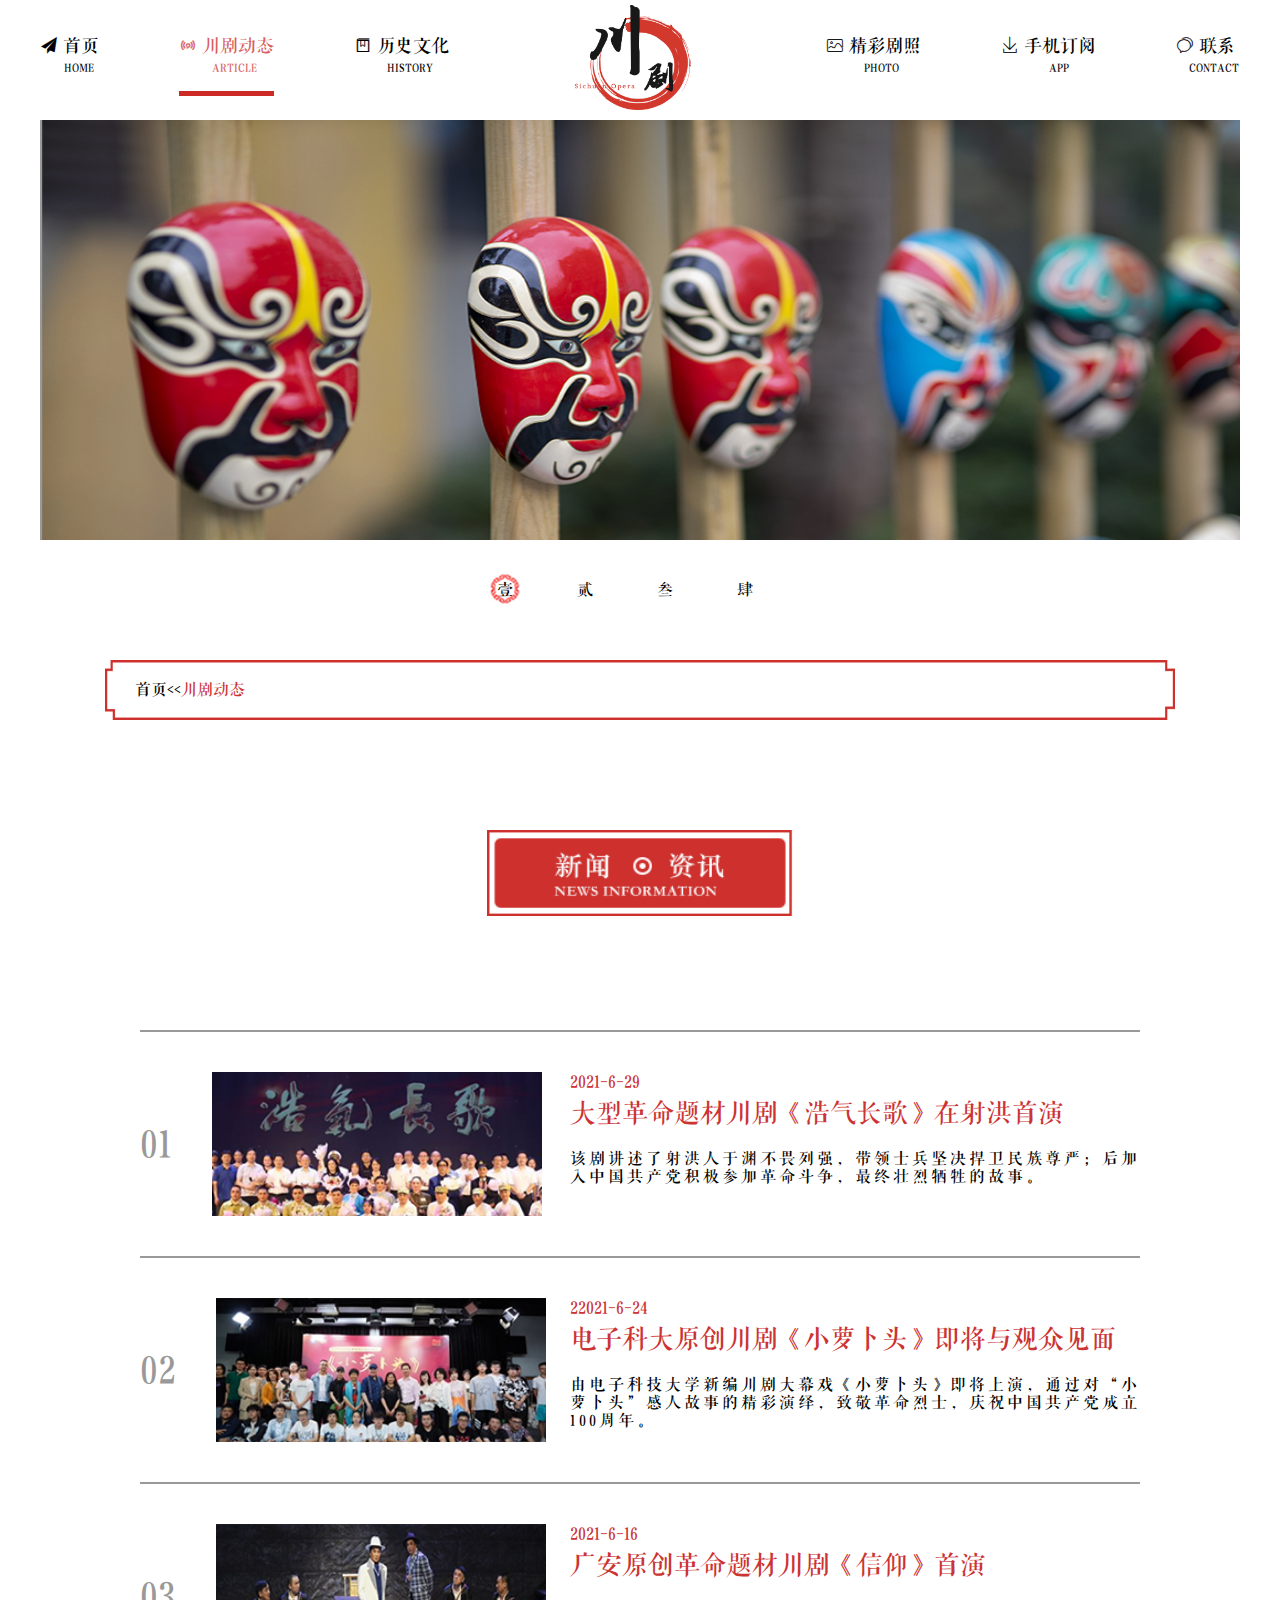
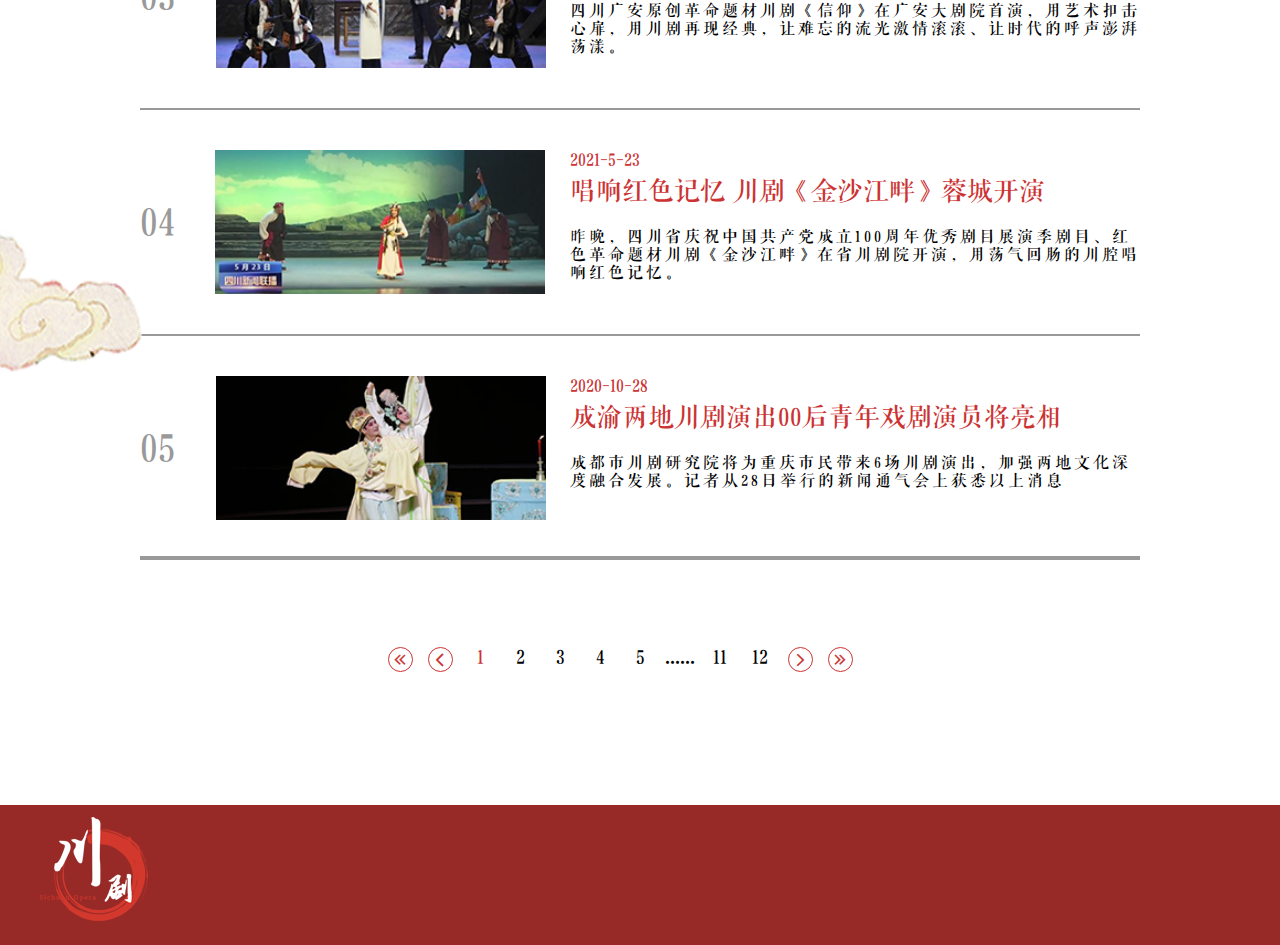
<file: html/dynamic.html>
<!DOCTYPE html>
<html lang="en">
  <head>
    <meta charset="UTF-8" />
    <meta http-equiv="X-UA-Compatible" content="IE=edge" />
    <meta name="viewport" content="width=device-width, initial-scale=1.0" />
    <title>川剧动态</title>
    <link rel="stylesheet" href="../css/common.css">
    <link rel="stylesheet" href="../css/dynamic.css" />
    <link rel="shortcut icon" href="../favicon.ico" />
  </head>
  <body>
    <div class="w">
      <!-- 头部导航栏 -->
<div class="header">
  <ul class="header-ul">
    <!-- 首页 -->
    <a href="../index.html">
      <li class="header-li">
        <ul>
          <li class="header-li-first">
            <i class="iconfont">&#xe606;</i>&nbsp;首页
          </li>
          <li class="header-li-sencod header-li-sencod-a">HOME</li>
          <li class="header-li-third"></li>
        </ul>
      </li>
    </a>
    <!-- 动态 -->
    <a href="./dynamic.html">
      <li class="header-li header-li-two  bianse">
        <ul>
          <li class="header-li-first">
            <i class="iconfont">&#xe7c2;</i>&nbsp;川剧动态
          </li>
          <li class="header-li-sencod header-li-sencod-b">ARTICLE</li>
          <li class="header-li-third bianchang"></li>
        </ul>
      </li>
    </a>
    <!-- 历史文化 -->
    <a href="./history.html">
      <li class="header-li">
        <ul>
          <li class="header-li-first">
            <i class="iconfont">&#xe62d;</i>&nbsp;历史文化
          </li>
          <li class="header-li-sencod header-li-sencod-c">HISTORY</li>
          <li class="header-li-third"></li>
        </ul>
      </li>
    </a>
    <!-- 中间的logo部分 -->
    <li class="header-li header-logo">
     <a href="../index.html"> <img src="../material/3.homePage/1、daohang/logo.png" alt="" /></a>
    </li>
    <!-- 精彩剧照 -->
    <a href="./stagePhoto.html">
      <li class="header-li">
        <ul>
          <li class="header-li-first">
            <i class="iconfont">&#xe63e;</i>&nbsp;精彩剧照
          </li>
          <li class="header-li-sencod header-li-sencod-e">PHOTO</li>
          <li class="header-li-third"></li>
        </ul>
      </li>
    </a>
    <!-- 手机订阅  -->
    <a href="./subscription.html">
      <li class="header-li header-li-two">
        <ul>
          <li class="header-li-first">
            <i class="iconfont">&#xe668;</i>&nbsp;手机订阅
          </li>
          <li class="header-li-sencod header-li-sencod-f">APP</li>
          <li class="header-li-third"></li>
        </ul>
      </li>
    </a>
    <!-- 联系 -->
    <a href="./relation.html">
      <li class="header-li">
        <ul>
          <li class="header-li-first">
            <i class="iconfont">&#xe607;</i>&nbsp;联系
          </li>
          <li class="header-li-sencod header-li-sencod-g">CONTACT</li>
          <li class="header-li-third"></li>
        </ul>
      </li>
    </a>
  </ul>
</div>


      <div class="mask">
              <!-- 轮播图 -->
        <!-- 首先需要一个大的盒子 -->
        <div class="focus">
            <!-- 左右两个按钮 -->
            <a href="javascript:;" class="arrow-l">></a>
            <a href="javascript:;" class="arrow-r">1</a>
            <!-- 放图片的盒子 -->
            <ul class="theul">
              <li>
                <a href="javascript:;"><img src="../material/8.dongtai/2、banner/phote1.png" alt="" /></a>
              </li>
              <li>
                <a href="javascript:;"><img src="../material/8.dongtai/2、banner/phote2.png" alt="" /></a>
              </li>
              <li>
                <a href="javascript:;"><img src="../material/8.dongtai/2、banner/photo3.png" alt="" /></a>
              </li>
              <li>
                <a href="javascript:;"><img src="../material/8.dongtai/2、banner/photo4.png" alt="" /></a>
              </li>
            </ul>
            <!-- 放图片下面小圆点的盒子 -->
            <ol class="circle">
            </ol>
          </div>
      </div>

      <div class="dynamic-pic">
          <div class="dynamic-pic-img"><a href="../index.html">首页</a>&lt;&lt;<a href="./dynamic.html">川剧动态</a></div>
      </div>

      <div class="news-logo">
          <div class="news-logo-pic"><img src="../material/8.dongtai/3、xinwenzixun/xinwenzixun.png" alt=""></div>
      </div>


 <a href="../html/newOne.html">
  <div class="content-one">
    <div class="one">
      <ul class="content-one-one">
          <li class="content-one-title">01</li>
          <li class="content-one-pic"><img src="../material/8.dongtai/3、xinwenzixun/1.png" alt=""></li>
        </ul>
    </div>
    <div class="two">
      <ul class="content-one-two">
          <li>2021-6-29 </li>
          <li>大型革命题材川剧《浩气长歌》在射洪首演</li>
          <li>该剧讲述了射洪人于渊不畏列强，带领士兵坚决捍卫民族尊严；后加入中国共产党积极参加革命斗争，最终壮烈牺牲的故事。</li>
      </ul>
    </div>
</div>
 </a>

 <a href="../html/newsTwo.html">
  <div class="content-one">
    <div class="one">
      <ul class="content-one-one">
          <li class="content-one-title">02</li>
          <li class="content-one-pic"><img src="../material/8.dongtai/3、xinwenzixun/2.png" alt=""></li>
        </ul>
    </div>
    <div class="two">
      <ul class="content-one-two">
          <li>22021-6-24</li>
          <li>电子科大原创川剧《小萝卜头》即将与观众见面</li>
          <li>由电子科技大学新编川剧大幕戏《小萝卜头》即将上演，通过对“小萝卜头”感人故事的精彩演绎，致敬革命烈士，庆祝中国共产党成立100周年。</li>
    </div>
</div>
 </a>


<a href="../html/newsThree.html">
  <div class="content-one">
    <div class="one">
      <ul class="content-one-one">
          <li class="content-one-title">03</li>
          <li class="content-one-pic"><img src="../material/8.dongtai/3、xinwenzixun/3.png" alt=""></li>
        </ul>
    </div>
    <div class="two">
      <ul class="content-one-two">
          <li>2021-6-16 </li>
          <li>广安原创革命题材川剧《信仰》首演</li>
          <li>四川广安原创革命题材川剧《信仰》在广安大剧院首演，用艺术扣击心扉，用川剧再现经典，让难忘的流光激情滚滚、让时代的呼声澎湃荡漾。</li>
      </ul>
    </div>
</div>
</a>


 <a href="../html/newsFour.html">
  <div class="content-one">
    <div class="one">
      <ul class="content-one-one">
          <li class="content-one-title">04</li>
          <li class="content-one-pic"><img src="../material/8.dongtai/3、xinwenzixun/4.png" alt=""> <div class="yun"><img src="../material/8.dongtai/yun.png" alt=""></div></li>
         
        </ul>
    </div>
    <div class="two">
      <ul class="content-one-two">
          <li>2021-5-23</li>
          <li>唱响红色记忆 川剧《金沙江畔》蓉城开演 </li>
          <li>昨晚，四川省庆祝中国共产党成立100周年优秀剧目展演季剧目、红色革命题材川剧《金沙江畔》在省川剧院开演，用荡气回肠的川腔唱响红色记忆。</li>
      </ul>
    </div>
</div>
 </a>

  <a href="../html/newsFive.html">
    <div class="content-one bb">
      <div class="one">
        <ul class="content-one-one">
            <li class="content-one-title">05</li>
            <li class="content-one-pic"><img src="../material/8.dongtai/3、xinwenzixun/5.png" alt=""></li>
          </ul>
      </div>
      <div class="two">
        <ul class="content-one-two">
            <li>2020-10-28</li>
            <li>成渝两地川剧演出00后青年戏剧演员将亮相</li>
            <li>成都市川剧研究院将为重庆市民带来6场川剧演出，加强两地文化深度融合发展。记者从28日举行的新闻通气会上获悉以上消息</li>
        </ul>
      </div>
  </div>
  </a>

    <div class="page">
        <ul>
            <li><i class="iconfont">&#xeb0a;</i></li>
            <li><i class="iconfont">&#xe779;</i></li>
            <li>1</li>
            <li>2</li>
            <li>3</li>
            <li>4</li>
            <li>5</li>
            <li>......</li>
            <li>11</li>
            <li>12</li>
            <li><i class="iconfont">&#xe775;</i></li>
            <li><i class="iconfont">&#xeb09;</i></li>
        </ul>
    </div>

      <div class="footer">
        <div class="footer-w">
          <div class="footer-w-logo">
            <img src="../material/3.homePage/8、footer/logo2.png" alt="" />
          </div>
          <div class="dddd"></div>
          
        </div>
      </div>
      <!-- 底部 -->
    </div>
    <script src="../js/dynamic.js"></script>
  </body>
</html>
</file>
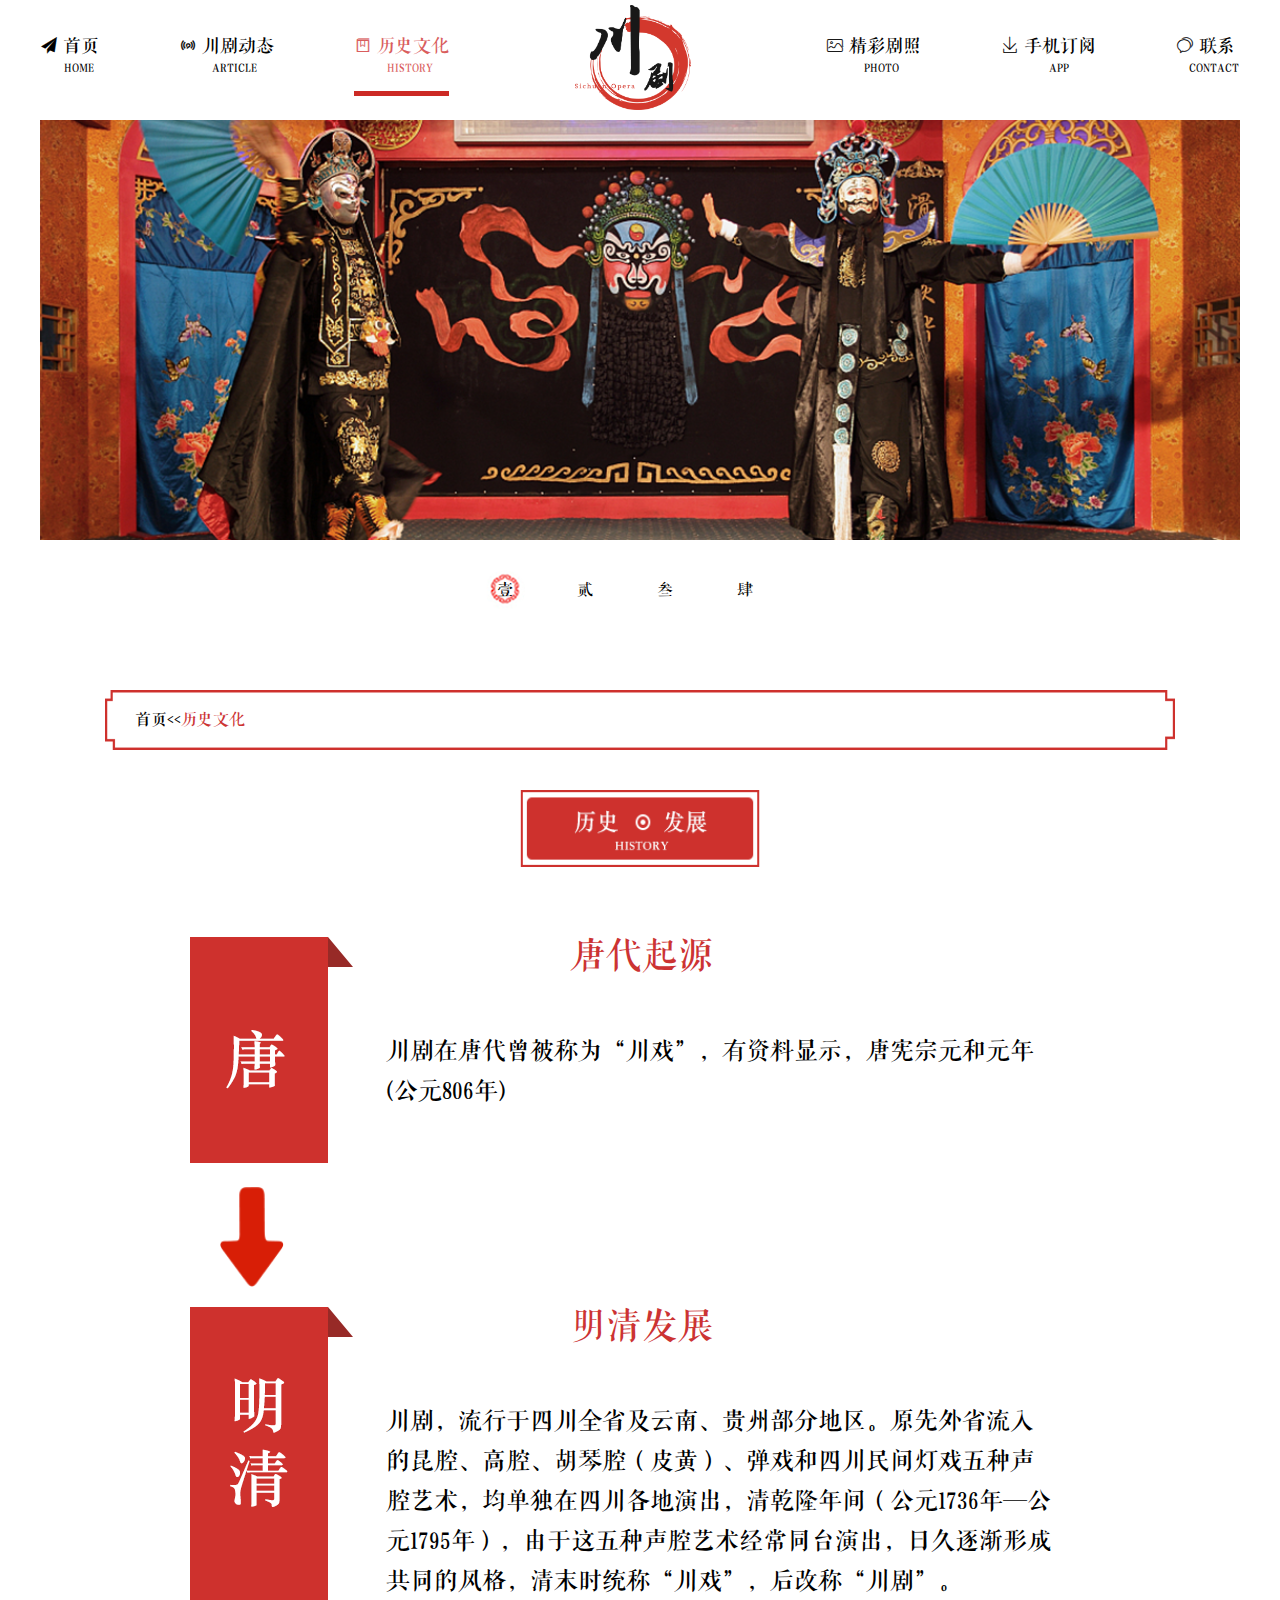
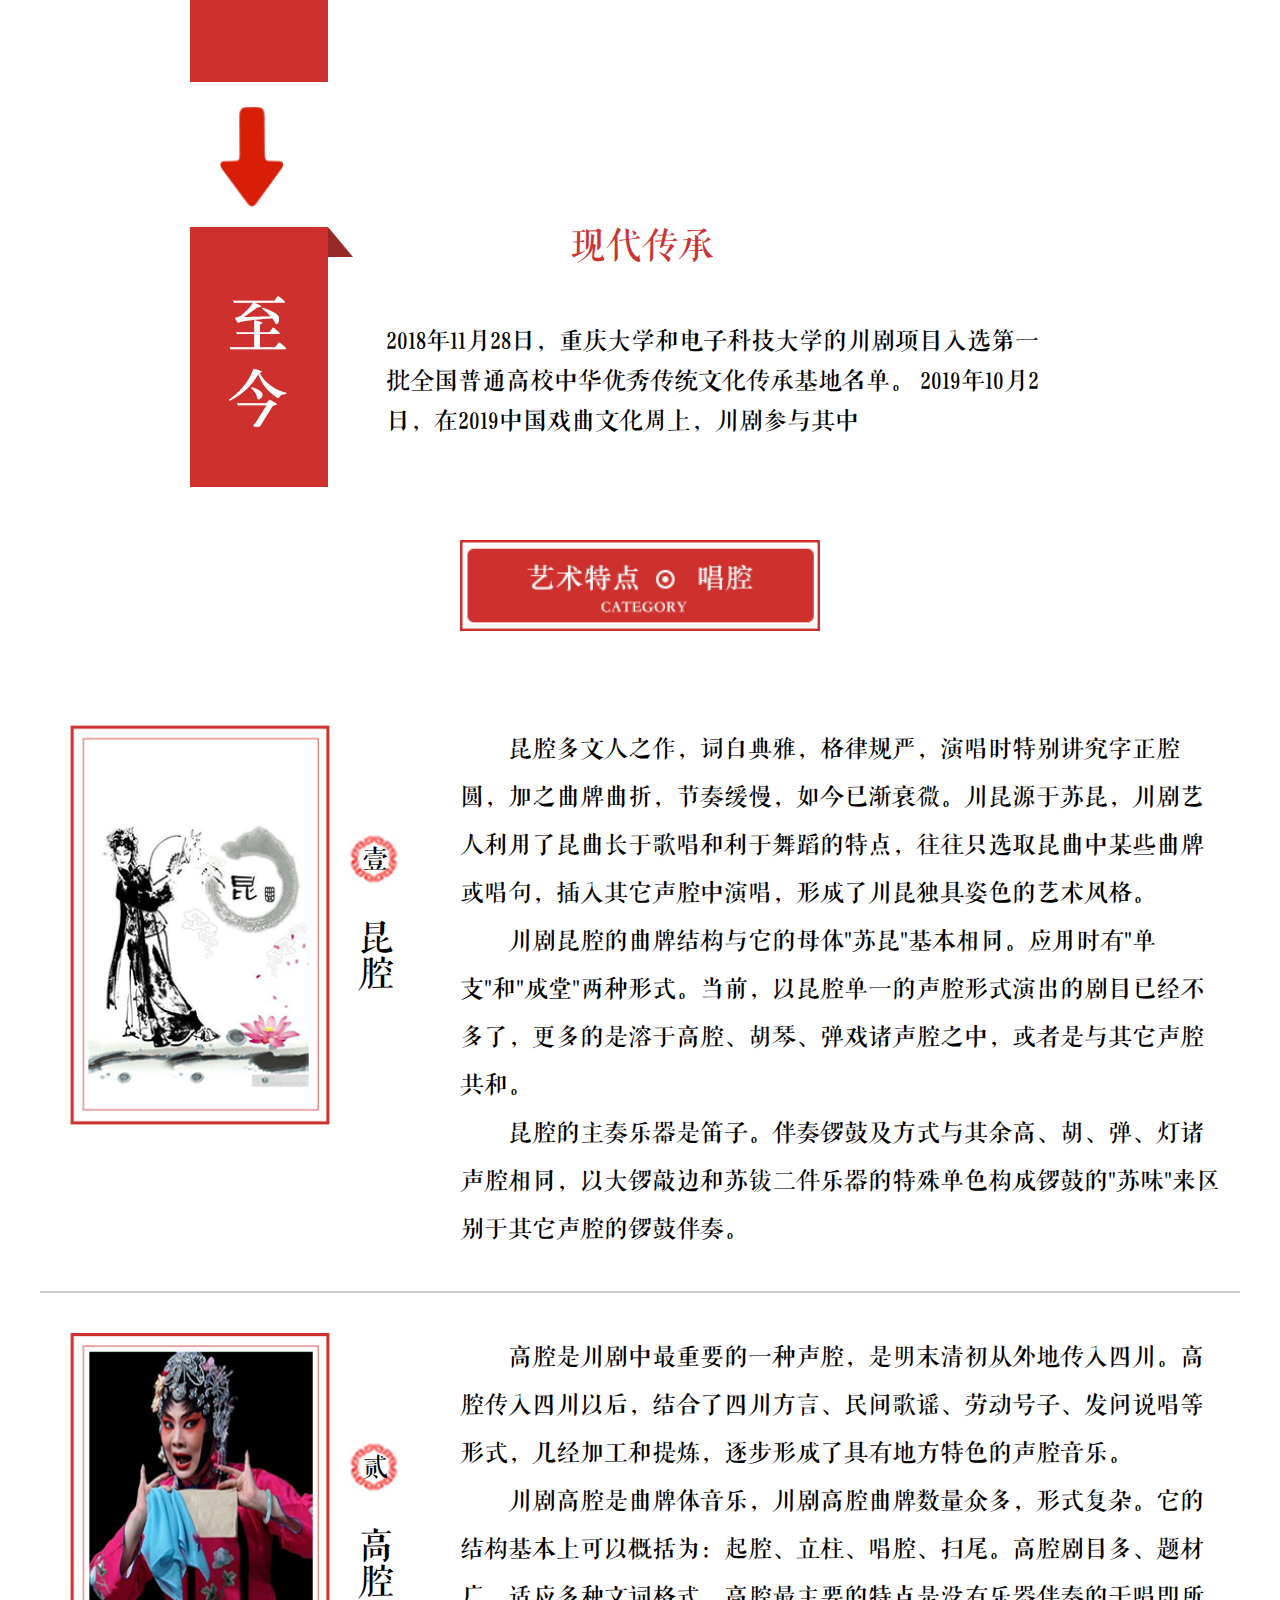
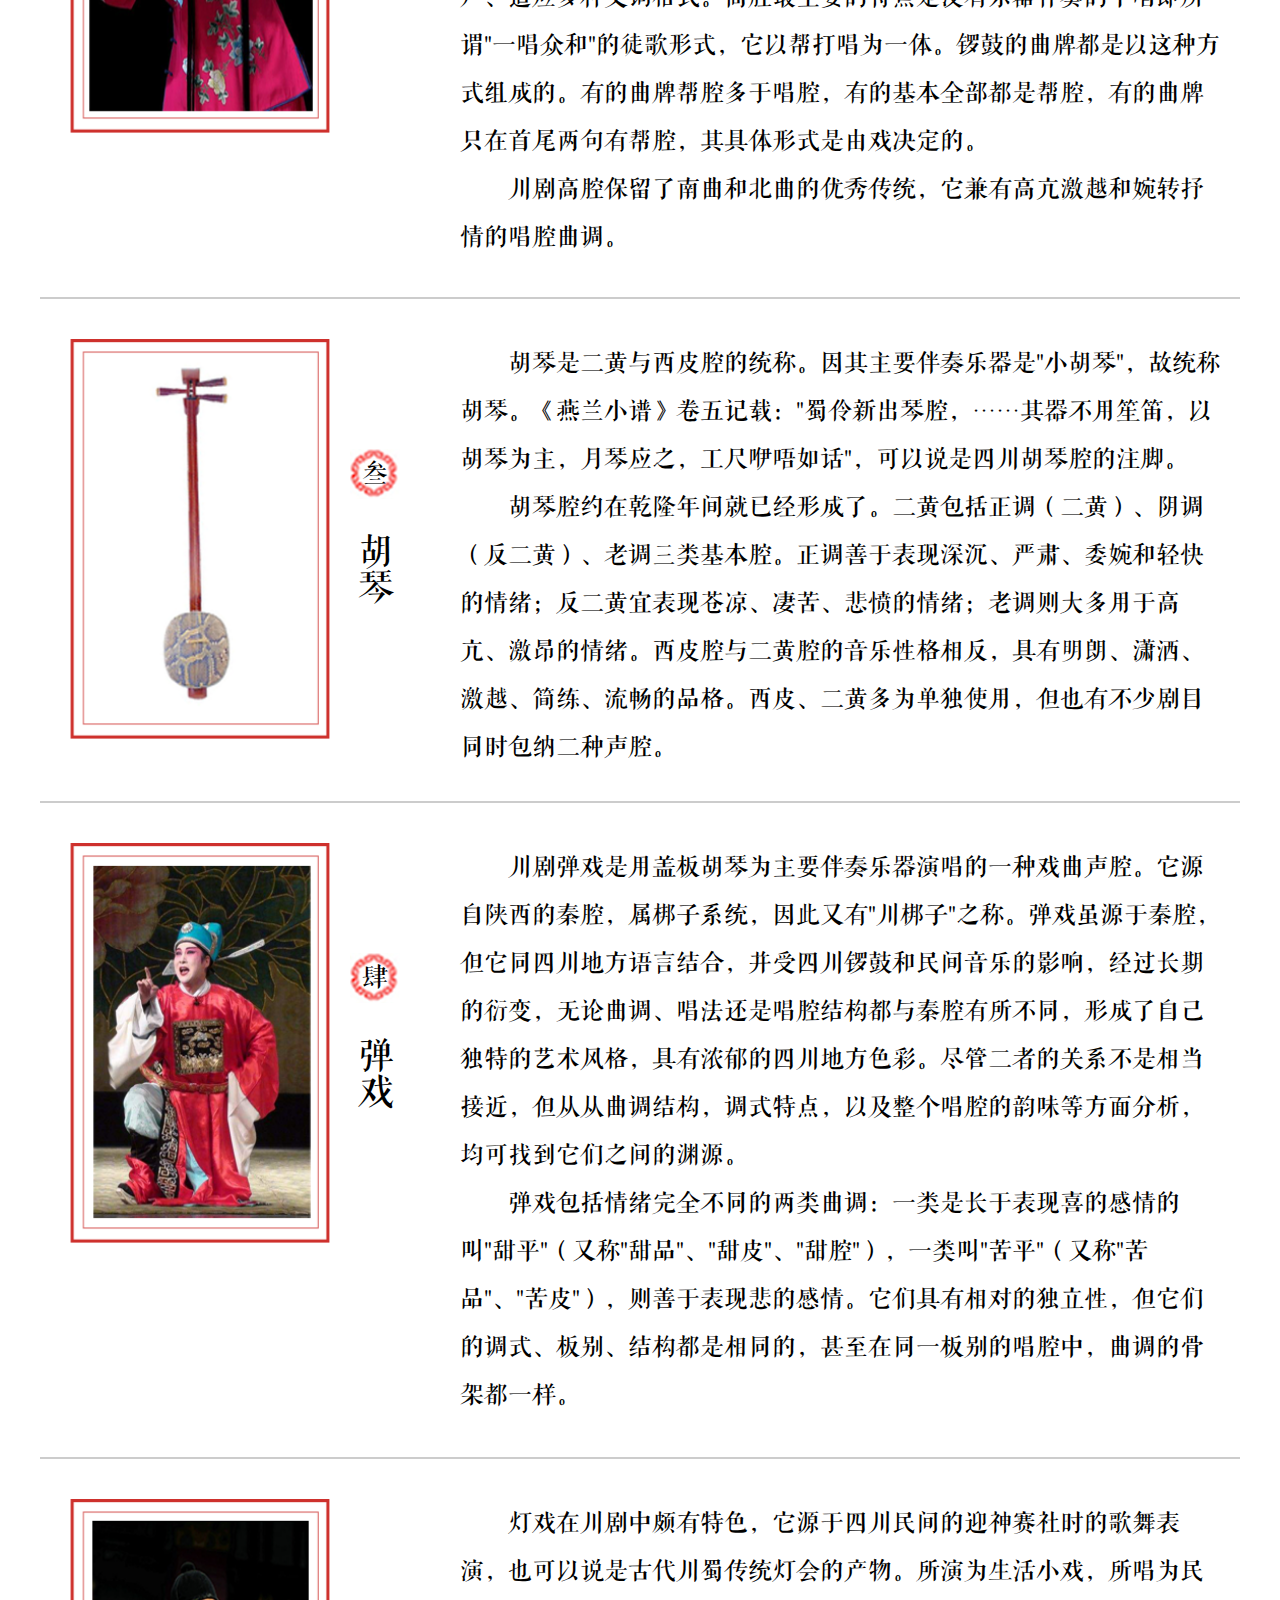
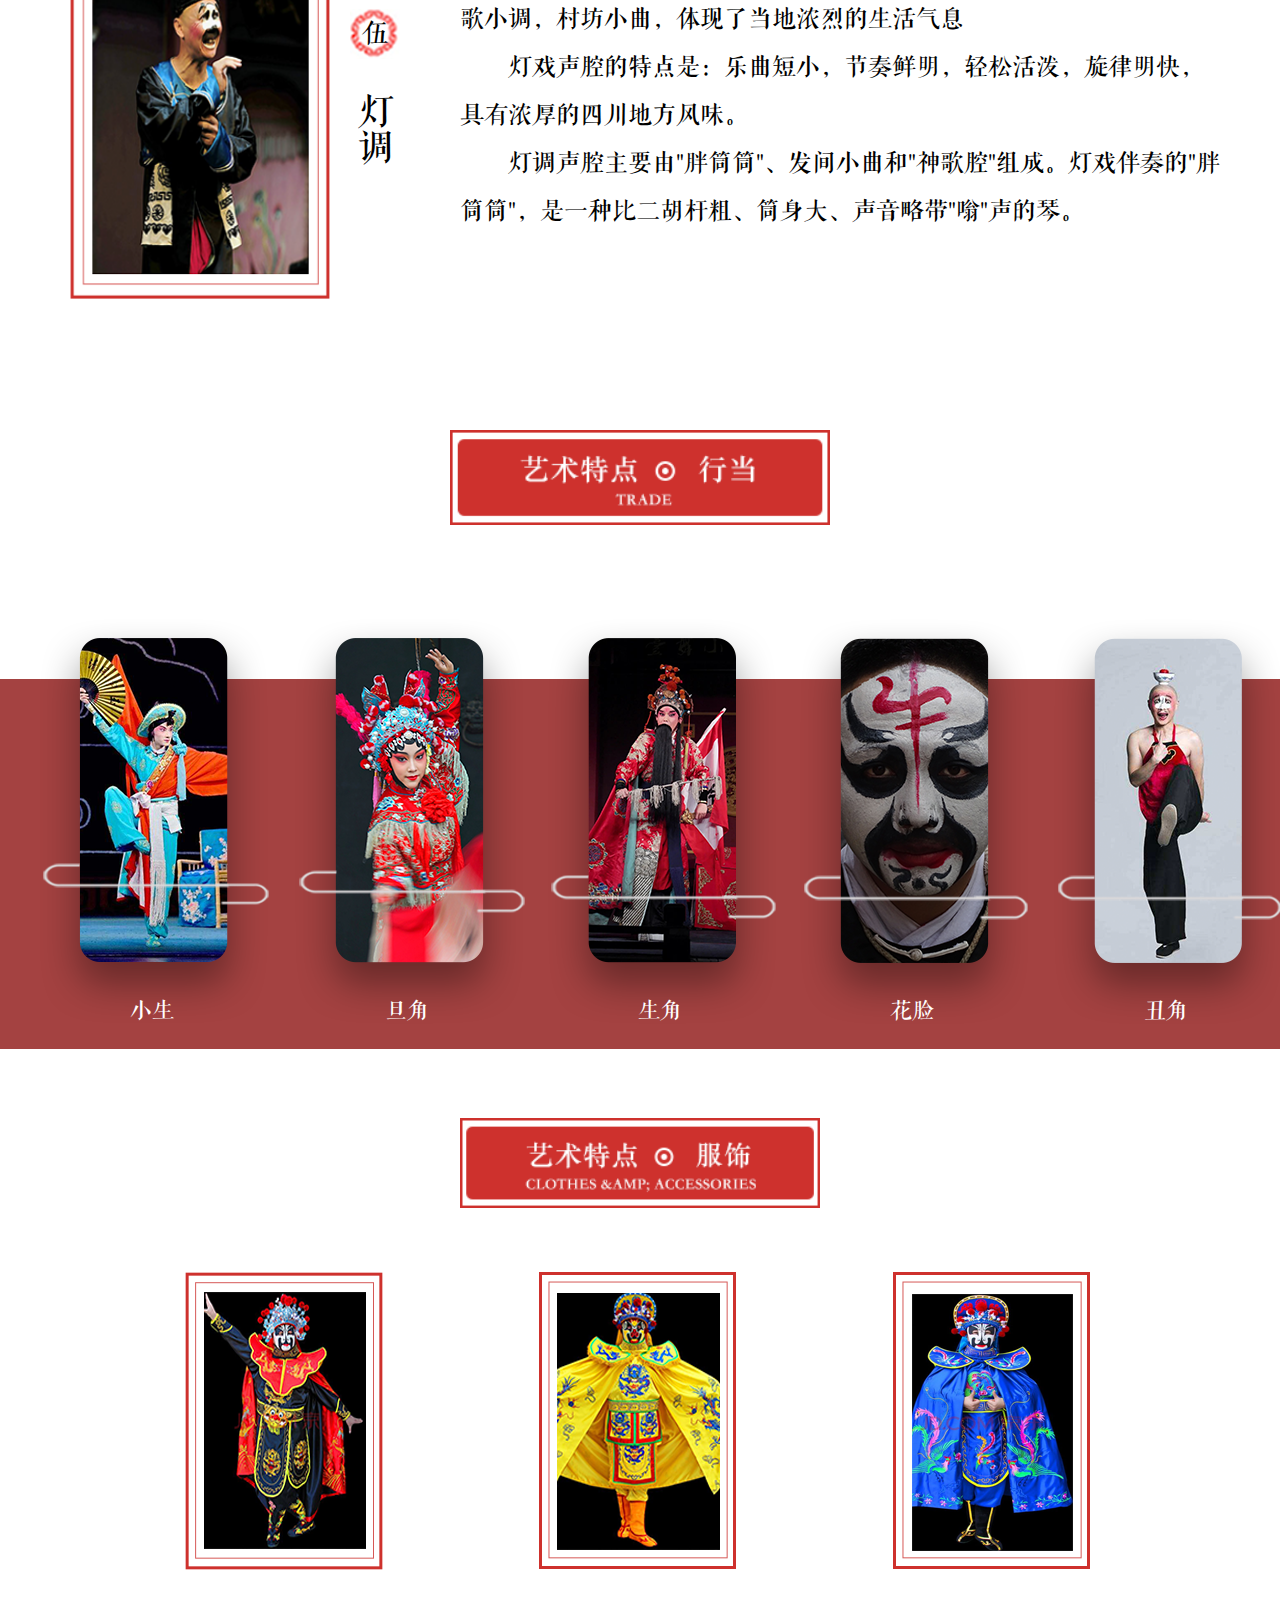
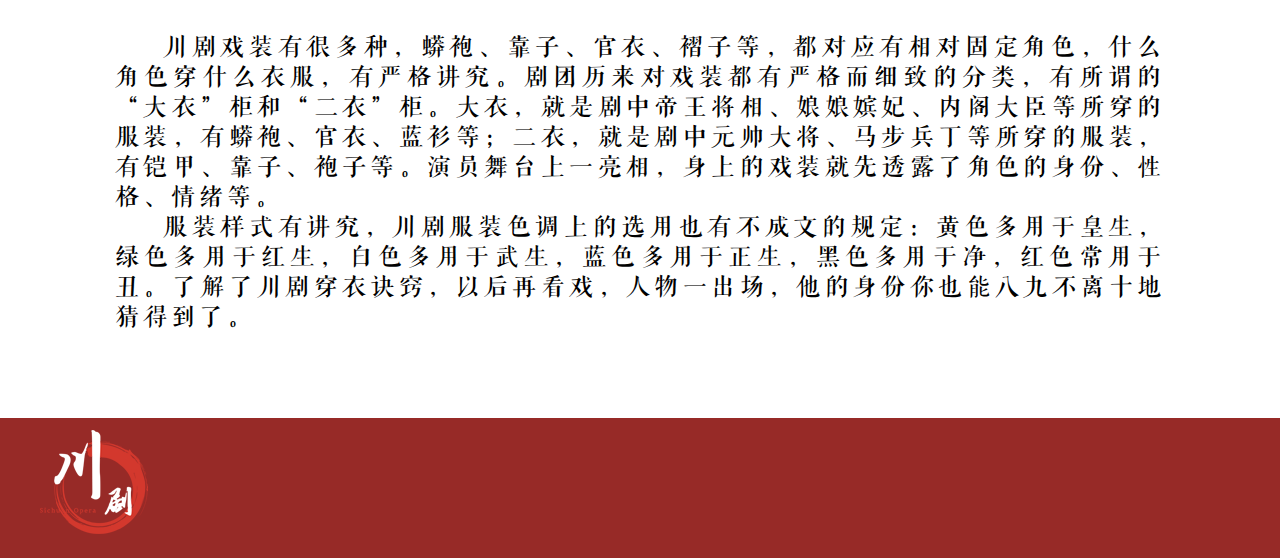
<file: html/history.html>
<!DOCTYPE html>
<html lang="en">
  <head>
    <meta charset="UTF-8" />
    <meta http-equiv="X-UA-Compatible" content="IE=edge" />
    <meta name="viewport" content="width=device-width, initial-scale=1.0" />
    <title>历史文化</title>
    <link rel="stylesheet" href="../css/common.css" />
    <link rel="stylesheet" href="../css/history.css">
    <link rel="shortcut icon" href="../favicon.ico" />
  </head>
  <body>
    <div class="w">
      <!-- 头部导航栏 -->
      <div class="header">
        <ul class="header-ul">
          <!-- 首页 -->
          <a href="../index.html">
            <li class="header-li">
              <ul>
                <li class="header-li-first">
                  <i class="iconfont">&#xe606;</i>&nbsp;首页
                </li>
                <li class="header-li-sencod header-li-sencod-a">HOME</li>
                <li class="header-li-third"></li>
              </ul>
            </li>
          </a>
          <!-- 动态 -->
          <a href="../html/dynamic.html">
            <li class="header-li header-li-two">
              <ul>
                <li class="header-li-first">
                  <i class="iconfont">&#xe7c2;</i>&nbsp;川剧动态
                </li>
                <li class="header-li-sencod header-li-sencod-b">ARTICLE</li>
                <li class="header-li-third"></li>
              </ul>
            </li>
          </a>
          <!-- 历史文化 -->
          <a href="../html/history.html">
            <li class="header-li  bianse">
              <ul>
                <li class="header-li-first">
                  <i class="iconfont">&#xe62d;</i>&nbsp;历史文化
                </li>
                <li class="header-li-sencod header-li-sencod-c">HISTORY</li>
                <li class="header-li-third  bianchang"></li>
              </ul>
            </li>
          </a>
          <!-- 中间的logo部分 -->
          <li class="header-li header-logo">
            <a href="../index.html"><img src="../material/3.homePage/1、daohang/logo.png" alt="" /></a>
          </li>
          <!-- 精彩剧照 -->
          <a href="../html/stagePhoto.html">
            <li class="header-li">
              <ul>
                <li class="header-li-first">
                  <i class="iconfont">&#xe63e;</i>&nbsp;精彩剧照
                </li>
                <li class="header-li-sencod header-li-sencod-e">PHOTO</li>
                <li class="header-li-third"></li>
              </ul>
            </li>
          </a>
          <!-- 手机订阅  -->
          <a href="../html/subscription.html">
            <li class="header-li header-li-two">
              <ul>
                <li class="header-li-first">
                  <i class="iconfont">&#xe668;</i>&nbsp;手机订阅
                </li>
                <li class="header-li-sencod header-li-sencod-f">APP</li>
                <li class="header-li-third"></li>
              </ul>
            </li>
          </a>
          <!-- 联系 -->
          <a href="../html/relation.html">
            <li class="header-li">
              <ul>
                <li class="header-li-first">
                  <i class="iconfont">&#xe607;</i>&nbsp;联系
                </li>
                <li class="header-li-sencod header-li-sencod-g">CONTACT</li>
                <li class="header-li-third"></li>
              </ul>
            </li>
          </a>
        </ul>
      </div>


      <!-- 轮播图 -->
      <div class="lunbotu">
        <!-- 首先需要一个大的盒子 -->
        <div class="focus">
          <!-- 左右两个按钮 -->
          <a href="javascript:;" class="arrow-l">></a>
          <a href="javascript:;" class="arrow-r">1</a>
          <!-- 放图片的盒子 -->
          <ul class="theul">
            <li>
              <a href="javascript:;"><img src="../material/8.dongtai/2、banner/phote2.png" alt="" /></a>
            </li>
            <li>
              <a href="javascript:;"><img src="../material/8.dongtai/2、banner/phote1.png" alt="" /></a>
            </li>
            <li>
              <a href="javascript:;"><img src="../material/8.dongtai/2、banner/photo3.png" alt="" /></a>
            </li>
            <li>
              <a href="javascript:;"><img src="../material/8.dongtai/2、banner/photo4.png" alt="" /></a>
            </li>
          </ul>
          <!-- 放图片下面小圆点的盒子 -->
          <ol class="circle"></ol>
        </div>
    </div>

    <div class="dynamic-pic">
        <div class="dynamic-pic-img"><a href="../index.html" class="shouye">首页</a>&lt;&lt;<a href="../html/history.html" class="dongtai">历史文化</a></div>
    </div>
      </div>
      


      <!-- 历史发展 -->
      <div class="history-development">
        <div class="history-logo"><img src="../material/4.history/3、lishifazhan/lishifazhan.png" alt=""></div>
        <div class="tang">
          <div class="tang-content">
            <p>唐代起源</p>
            <p>川剧在唐代曾被称为“川戏”，有资料显示，唐宪宗元和元年(公元806年) </p>
          </div>
        </div>
        <div class="xia-one"><div class="xia-pic"><img src="../material/4.history/3、lishifazhan/xiangxia1.png" alt=""></div></div>
        <div class="mingqin">
          <p>明清发展</p>
          <p>川剧，流行于四川全省及云南、贵州部分地区。原先外省流入的昆腔、高腔、胡琴腔（皮黄）、弹戏和四川民间灯戏五种声腔艺术，均单独在四川各地演出，清乾隆年间（公元1736年—公元1795年），由于这五种声腔艺术经常同台演出，日久逐渐形成共同的风格，清末时统称“川戏”，后改称“川剧”。</p>
        </div>
        <div class="xia-two"><div class="xia-pic"><img src="../material/4.history/3、lishifazhan/xiangxia1.png" alt=""></div></div>
        <div class="zhijin">
          <p>现代传承</p>
          <p>2018年11月28日，重庆大学和电子科技大学的川剧项目入选第一批全国普通高校中华优秀传统文化传承基地名单。
            2019年10月2日，在2019中国戏曲文化周上，川剧参与其中 </p>
        </div>
      </div>

      <!-- 艺术唱腔 -->
      <div class="art">
        <div class="d"></div>
        <div class="art-logo"><img src="../material/4.history//3、lishifazhan/changqiang.png" alt=""></div>
        <!-- 壹 -->
        <div class="art-qiang kunqiang">
          <div class="art-qiang-pic"><img src="../material/4.history/4、changqiang/1kunqian.png" alt=""></div>
          <ul class="art-qiang-xulie">
            <li class="art-qiang-num">壹</li>
            <li class="art-qiang-name">昆腔</li>
          </ul>
          <div class="art-qiang-content">
            <p> 昆腔多文人之作，词白典雅，格律规严，演唱时特别讲究字正腔圆，加之曲牌曲折，节奏缓慢，如今已渐衰微。川昆源于苏昆，川剧艺人利用了昆曲长于歌唱和利于舞蹈的特点，往往只选取昆曲中某些曲牌或唱句，插入其它声腔中演唱，形成了川昆独具姿色的艺术风格。</p>
            <p>川剧昆腔的曲牌结构与它的母体"苏昆"基本相同。应用时有"单支"和"成堂"两种形式。当前，以昆腔单一的声腔形式演出的剧目已经不多了，更多的是溶于高腔、胡琴、弹戏诸声腔之中，或者是与其它声腔共和。</p>
            <p>昆腔的主奏乐器是笛子。伴奏锣鼓及方式与其余高、胡、弹、灯诸声腔相同，以大锣敲边和苏钹二件乐器的特殊单色构成锣鼓的"苏味"来区别于其它声腔的锣鼓伴奏。</p>
          </div>
        </div>

        <!-- 贰 -->
        <div class="art-qiang top-qiang-line gaoqiang">
          <div class="art-qiang-pic"><img src="../material/4.history/4、changqiang/2gaoqiang.png" alt=""></div>
          <ul class="art-qiang-xulie">
            <li class="art-qiang-num">贰</li>
            <li class="art-qiang-name">高腔 </li>
          </ul>
          <div class="art-qiang-content">
            <p>高腔是川剧中最重要的一种声腔，是明末清初从外地传入四川。高腔传入四川以后，结合了四川方言、民间歌谣、劳动号子、发问说唱等形式，几经加工和提炼，逐步形成了具有地方特色的声腔音乐。</p>
            <p>川剧高腔是曲牌体音乐，川剧高腔曲牌数量众多，形式复杂。它的结构基本上可以概括为：起腔、立柱、唱腔、扫尾。高腔剧目多、题材广、适应多种文词格式。高腔最主要的特点是没有乐器伴奏的干唱即所谓"一唱众和"的徒歌形式，它以帮打唱为一体。锣鼓的曲牌都是以这种方式组成的。有的曲牌帮腔多于唱腔，有的基本全部都是帮腔，有的曲牌只在首尾两句有帮腔，其具体形式是由戏决定的。</p>
            <p>川剧高腔保留了南曲和北曲的优秀传统，它兼有高亢激越和婉转抒情的唱腔曲调。</p>
          </div>
        </div>

      <!-- 叁 -->
      <div class="art-qiang top-qiang-line huqin">
        <div class="art-qiang-pic"><img src="../material/4.history/4、changqiang/3huqin.png" alt=""></div>
        <ul class="art-qiang-xulie">
          <li class="art-qiang-num">叁</li>
          <li class="art-qiang-name">胡琴</li>
        </ul>
        <div class="art-qiang-content">
          <p>胡琴是二黄与西皮腔的统称。因其主要伴奏乐器是"小胡琴"，故统称胡琴。《燕兰小谱》卷五记载："蜀伶新出琴腔，……其器不用笙笛，以胡琴为主，月琴应之，工尺咿唔如话"，可以说是四川胡琴腔的注脚。</p>
          <p>胡琴腔约在乾隆年间就已经形成了。二黄包括正调（二黄）、阴调（反二黄）、老调三类基本腔。正调善于表现深沉、严肃、委婉和轻快的情绪；反二黄宜表现苍凉、凄苦、悲愤的情绪；老调则大多用于高亢、激昂的情绪。西皮腔与二黄腔的音乐性格相反，具有明朗、潇洒、激越、简练、流畅的品格。西皮、二黄多为单独使用，但也有不少剧目同时包纳二种声腔。</p>
        </div>
      </div>


      <!-- 肆 -->
      <div class="art-qiang top-qiang-line tanxi">
        <div class="art-qiang-pic"><img src="../material/4.history/4、changqiang/4tanxi.png" alt=""></div>
        <ul class="art-qiang-xulie">
          <li class="art-qiang-num">肆</li>
          <li class="art-qiang-name">弹戏</li>
        </ul>
        <div class="art-qiang-content">
          <p> 川剧弹戏是用盖板胡琴为主要伴奏乐器演唱的一种戏曲声腔。它源自陕西的秦腔，属梆子系统，因此又有"川梆子"之称。弹戏虽源于秦腔，但它同四川地方语言结合，并受四川锣鼓和民间音乐的影响，经过长期的衍变，无论曲调、唱法还是唱腔结构都与秦腔有所不同，形成了自己独特的艺术风格，具有浓郁的四川地方色彩。尽管二者的关系不是相当接近，但从从曲调结构，调式特点，以及整个唱腔的韵味等方面分析，均可找到它们之间的渊源。</p>
          <p>弹戏包括情绪完全不同的两类曲调：一类是长于表现喜的感情的叫"甜平"（又称"甜品"、"甜皮"、"甜腔"），一类叫"苦平"（又称"苦品"、"苦皮"），则善于表现悲的感情。它们具有相对的独立性，但它们的调式、板别、结构都是相同的，甚至在同一板别的唱腔中，曲调的骨架都一样。</p>
        </div>
      </div>

      <!-- 伍 -->
      <div class="art-qiang top-qiang-line dengdiao">
        <div class="art-qiang-pic"><img src="../material/4.history/4、changqiang/5dengdiao.png" alt=""></div>
        <ul class="art-qiang-xulie">
          <li class="art-qiang-num">伍</li>
          <li class="art-qiang-name">灯调</li>
        </ul>
        <div class="art-qiang-content">
          <p> 灯戏在川剧中颇有特色，它源于四川民间的迎神赛社时的歌舞表演，也可以说是古代川蜀传统灯会的产物。所演为生活小戏，所唱为民歌小调，村坊小曲，体现了当地浓烈的生活气息</p>
          <p>灯戏声腔的特点是：乐曲短小，节奏鲜明，轻松活泼，旋律明快，具有浓厚的四川地方风味。</p>
          <p>灯调声腔主要由"胖筒筒"、发间小曲和"神歌腔"组成。灯戏伴奏的"胖筒筒"，是一种比二胡杆粗、筒身大、声音略带"嗡"声的琴。</p>
        </div>
      </div>
    </div>

    <!-- 行当 -->
    <div class="hangdang">
      <div class="d"></div>
      <div class="hangdang-logo"><img src="../material/4.history/5、hangdang/hangdang.png" alt=""></div>
      <div class="hangdang-pic">
        <div class="jiaoshe">
          <ul class="xiaosheng-ul">
            <li class="jiaoshe-pic"><img src="../material/4.history/5、hangdang/1xiaosheng.png" alt=""></li>
            <li class="jiaoshe-name">小生</li>
          </ul>
          <ul class="danjiao-ul">
            <li class="jiaoshe-pic"><img src="../material/4.history/5、hangdang/2dangjue.png" alt=""></li>
            <li class="jiaoshe-name">旦角</li>
          </ul>
          <ul class="shengjiao-ul">
            <li class="jiaoshe-pic"><img src="../material/4.history/5、hangdang/3shengjue.png" alt=""></li>
            <li class="jiaoshe-name">生角</li>
          </ul>
          <ul class="hualian-ul">
            <li class="jiaoshe-pic"><img src="../material/4.history/5、hangdang/4hualian.png" alt=""></li>
            <li class="jiaoshe-name">花脸</li>
          </ul>
          <ul class="choujiao-ul">
            <li class="jiaoshe-pic"><img src="../material/4.history/5、hangdang/5choujue.png" alt=""></li>
            <li class="jiaoshe-name">丑角</li>
          </ul>
        </div>
      </div>
    </div>

    <!-- 服装 -->
    <div class="yifu">
      <div class="d"></div>
      <div class="yifu-logo"><img src="../material/4.history/6、fushi/fushi.png" alt=""></div>
      <div class="yifu-pic">
        <div><img src="../material/4.history/6、fushi/1.png" alt=""></div>
        <div><img src="../material/4.history/6、fushi/2.png" alt=""></div>
        <div><img src="../material/4.history/6、fushi/3.png" alt=""></div>
      </div>
      <div class="yifu-content">
        <p>川剧戏装有很多种，蟒袍、靠子、官衣、褶子等，都对应有相对固定角色，什么角色穿什么衣服，有严格讲究。剧团历来对戏装都有严格而细致的分类，有所谓的“大衣”柜和“二衣”柜。大衣，就是剧中帝王将相、娘娘嫔妃、内阁大臣等所穿的服装，有蟒袍、官衣、蓝衫等；二衣，就是剧中元帅大将、马步兵丁等所穿的服装，有铠甲、靠子、袍子等。演员舞台上一亮相，身上的戏装就先透露了角色的身份、性格、情绪等。</p>
        <p>服装样式有讲究，川剧服装色调上的选用也有不成文的规定：黄色多用于皇生，绿色多用于红生，白色多用于武生，蓝色多用于正生，黑色多用于净，红色常用于丑。了解了川剧穿衣诀窍，以后再看戏，人物一出场，他的身份你也能八九不离十地猜得到了。</p>
      </div>
    </div>

      <!-- 底部 -->
      <div class="footer">
        <div class="footer-w">
          <div class="footer-w-logo">
            <img src="../material/3.homePage/8、footer/logo2.png" alt="" />
          </div>
          <div class="dddd"></div>
      
        </div>
      </div>
      </div>
    </div>
    <script src="../js/dynamic.js"></script>
  </body>
</html>
</file>
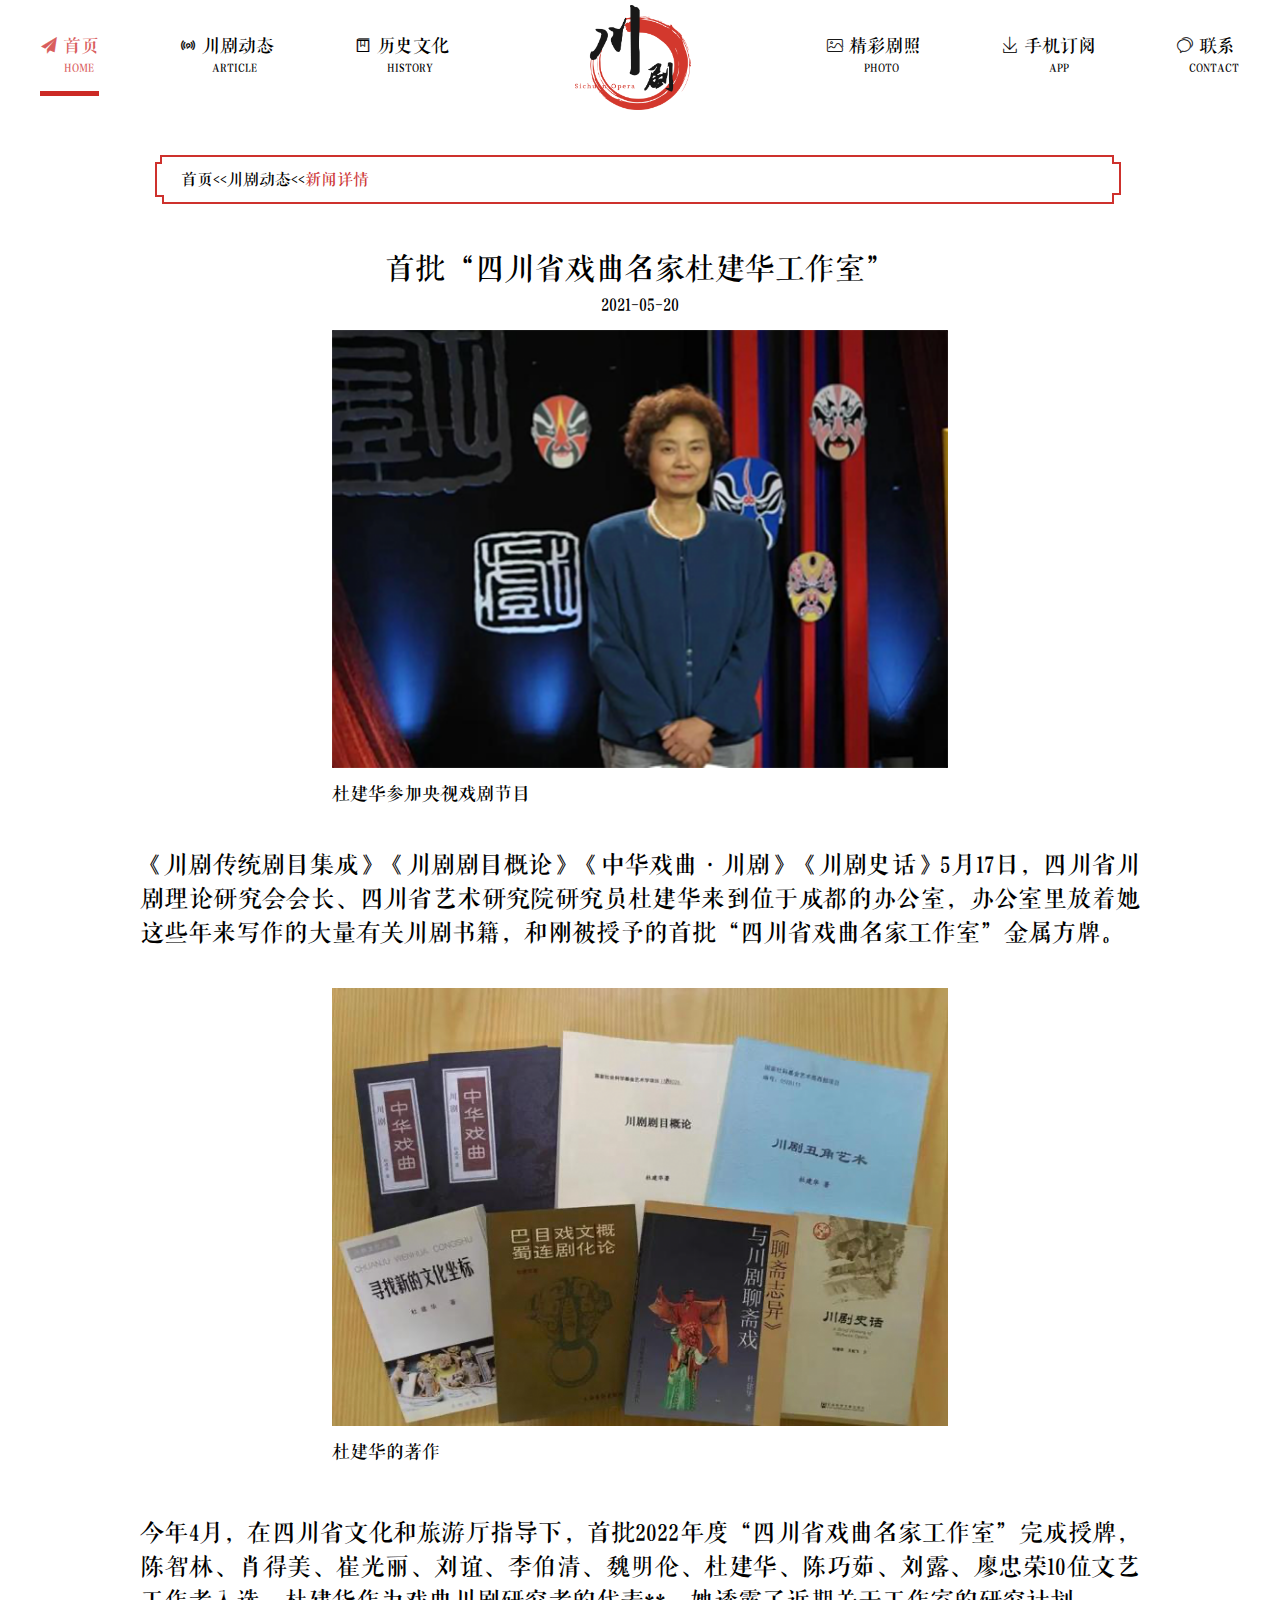
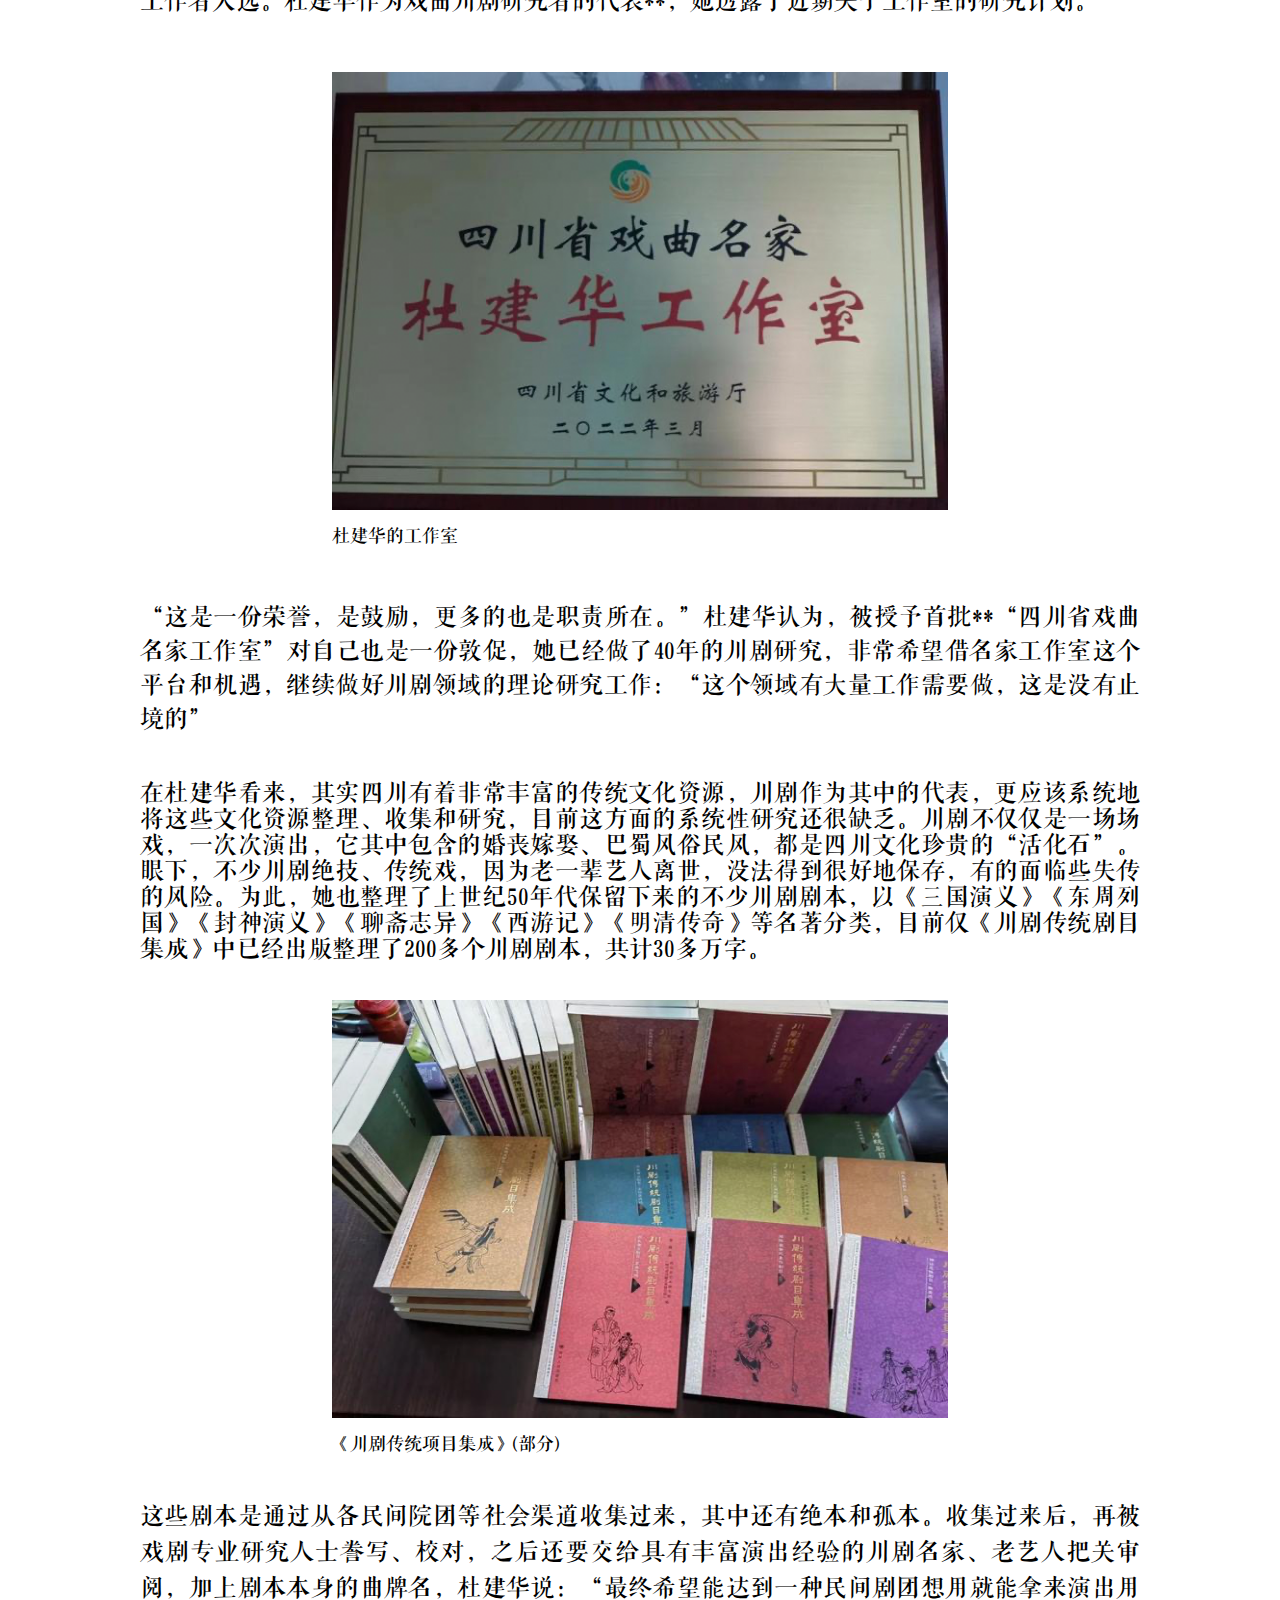
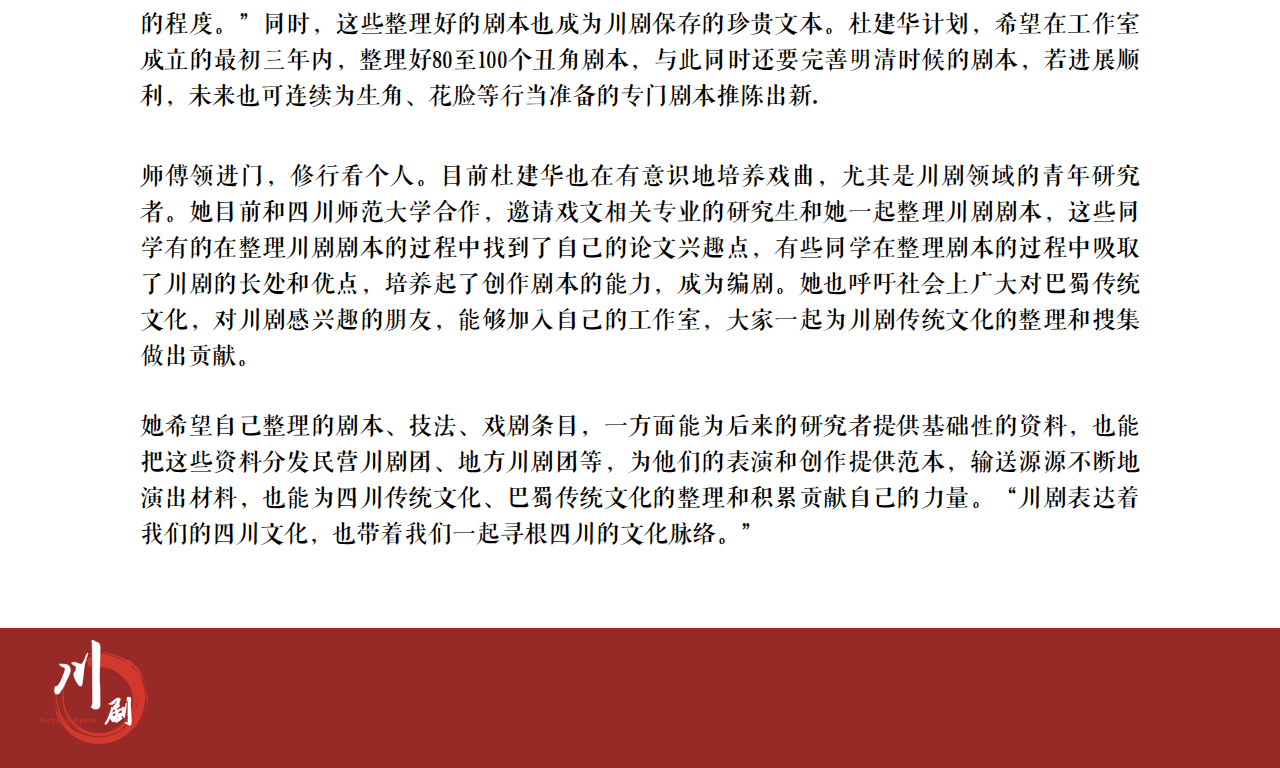
<file: html/homeNewsOne.html>
<!DOCTYPE html>
<html lang="en">

<head>
    <meta charset="UTF-8">
    <meta http-equiv="X-UA-Compatible" content="IE=edge">
    <meta name="viewport" content="width=device-width, initial-scale=1.0">
    <title>新闻详情页-1</title>
    <link rel="stylesheet" href="../css/common.css">
    <link rel="stylesheet" href="../css/homeNewsOne.css">
    <link rel="shortcut icon" href="../favicon.ico" />
</head>
<body>
    <div class="w">
        <!-- 首页导航栏 -->
        <!-- 头部导航栏 -->
        <div class="header">
            <ul class="header-ul">
                <!-- 首页 -->
                <a href="../index.html">
                    <li class="header-li bianse">
                        <ul>
                            <li class="header-li-first">
                                <i class="iconfont">&#xe606;</i>&nbsp;首页
                            </li>
                            <li class="header-li-sencod header-li-sencod-a">HOME</li>
                            <li class="header-li-third bianchang"></li>
                        </ul>
                    </li>
                </a>
                <!-- 动态 -->
                <a href="../html/dynamic.html">
                    <li class="header-li header-li-two">
                        <ul>
                            <li class="header-li-first">
                                <i class="iconfont">&#xe7c2;</i>&nbsp;川剧动态
                            </li>
                            <li class="header-li-sencod header-li-sencod-b">ARTICLE</li>
                            <li class="header-li-third"></li>
                        </ul>
                    </li>
                </a>
                <!-- 历史文化 -->
                <a href="../html/history.html">
                    <li class="header-li">
                        <ul>
                            <li class="header-li-first">
                                <i class="iconfont">&#xe62d;</i>&nbsp;历史文化
                            </li>
                            <li class="header-li-sencod header-li-sencod-c">HISTORY</li>
                            <li class="header-li-third"></li>
                        </ul>
                    </li>
                </a>
                <!-- 中间的logo部分 -->
                <li class="header-li header-logo">
                    <a href="../index.html"><img src="../material/3.homePage/1、daohang/logo.png" alt="" /></a>
                </li>
                <!-- 精彩剧照 -->
                <a href="../html/stagePhoto.html">
                    <li class="header-li">
                        <ul>
                            <li class="header-li-first">
                                <i class="iconfont">&#xe63e;</i>&nbsp;精彩剧照
                            </li>
                            <li class="header-li-sencod header-li-sencod-e">PHOTO</li>
                            <li class="header-li-third"></li>
                        </ul>
                    </li>
                </a>
                <!-- 手机订阅  -->
                <a href="../html/subscription.html">
                    <li class="header-li header-li-two">
                        <ul>
                            <li class="header-li-first">
                                <i class="iconfont">&#xe668;</i>&nbsp;手机订阅
                            </li>
                            <li class="header-li-sencod header-li-sencod-f">APP</li>
                            <li class="header-li-third"></li>
                        </ul>
                    </li>
                </a>
                <!-- 联系 -->
                <a href="../html/relation.html">
                    <li class="header-li">
                        <ul>
                            <li class="header-li-first">
                                <i class="iconfont">&#xe607;</i>&nbsp;联系
                            </li>
                            <li class="header-li-sencod header-li-sencod-g">CONTACT</li>
                            <li class="header-li-third"></li>
                        </ul>
                    </li>
                </a>
            </ul>
        </div>

        <!-- 头部导航条 -->
        <div class="daohang">
            <div class="daohang-pic">
                <a href="../index.html">首页</a>&lt;&lt;<a href="./dynamic.html">川剧动态</a>&lt;&lt;<a href="./homeNewsOne.html">新闻详情</a>
            </div>
        </div>

        <div class="title">
            <p>首批“四川省戏曲名家杜建华工作室”</p>
            <p>2021-05-20</p>
        </div>
        <!-- 第一张图片 -->
        <div class="img-one"><img src="../material/9.singleNews-one/1.png" alt=""></div>
        <div class="img-one-box"><div class="img-one-name">杜建华参加央视戏剧节目 </div></div>
        <div class="img-one-content">《川剧传统剧目集成》《川剧剧目概论》《中华戏曲·川剧》《川剧史话》5月17日，四川省川剧理论研究会会长、四川省艺术研究院研究员杜建华来到位于成都的办公室，办公室里放着她这些年来写作的大量有关川剧书籍，和刚被授予的首批“四川省戏曲名家工作室”金属方牌。</div>
        <!-- 第二张图片 -->
        <div class="img-two"><img src="../material/9.singleNews-one/2.png" alt=""></div>
        <div class="img-two-box"><div class="img-two-name">杜建华的著作</div></div>
        <div class="img-two-content">今年4月，在四川省文化和旅游厅指导下，首批2022年度“四川省戏曲名家工作室”完成授牌，陈智林、肖得美、崔光丽、刘谊、李伯清、魏明伦、杜建华、陈巧茹、刘露、廖忠荣10位文艺工作者入选。杜建华作为戏曲川剧研究者的代表**，她透露了近期关于工作室的研究计划。</div>
        <!-- 第三张图片 -->
        <div class="img-three"><img src="../material/9.singleNews-one/3.png" alt=""></div>
        <div class="img-three-box"><div class="img-three-name">杜建华的工作室</div></div>
        <div class="img-three-content-one">“这是一份荣誉，是鼓励，更多的也是职责所在。”杜建华认为，被授予首批**“四川省戏曲名家工作室”对自己也是一份敦促，她已经做了40年的川剧研究，非常希望借名家工作室这个平台和机遇，继续做好川剧领域的理论研究工作：“这个领域有大量工作需要做，这是没有止境的”</div>
        <div class="img-three-content-two">在杜建华看来，其实四川有着非常丰富的传统文化资源，川剧作为其中的代表，更应该系统地将这些文化资源整理、收集和研究，目前这方面的系统性研究还很缺乏。川剧不仅仅是一场场戏，一次次演出，它其中包含的婚丧嫁娶、巴蜀风俗民风，都是四川文化珍贵的“活化石”。眼下，不少川剧绝技、传统戏，因为老一辈艺人离世，没法得到很好地保存，有的面临些失传的风险。为此，她也整理了上世纪50年代保留下来的不少川剧剧本，以《三国演义》《东周列国》《封神演义》《聊斋志异》《西游记》《明清传奇》等名著分类，目前仅《川剧传统剧目集成》中已经出版整理了200多个川剧剧本，共计30多万字。</div>
        <!-- 第四张图片 -->
        <div class="img-four"><img src="../material/9.singleNews-one/4.png" alt=""></div>
        <div class="img-four-box"><div class="img-four-name">《川剧传统项目集成》(部分)</div></div>
        <div class="img-four-content-one">这些剧本是通过从各民间院团等社会渠道收集过来，其中还有绝本和孤本。收集过来后，再被戏剧专业研究人士誊写、校对，之后还要交给具有丰富演出经验的川剧名家、老艺人把关审阅，加上剧本本身的曲牌名，杜建华说：“最终希望能达到一种民间剧团想用就能拿来演出用的程度。”同时，这些整理好的剧本也成为川剧保存的珍贵文本。杜建华计划，希望在工作室成立的最初三年内，整理好80至100个丑角剧本，与此同时还要完善明清时候的剧本，若进展顺利，未来也可连续为生角、花脸等行当准备的专门剧本推陈出新.</div>
        <div class="img-four-content-three">师傅领进门，修行看个人。目前杜建华也在有意识地培养戏曲，尤其是川剧领域的青年研究者。她目前和四川师范大学合作，邀请戏文相关专业的研究生和她一起整理川剧剧本，这些同学有的在整理川剧剧本的过程中找到了自己的论文兴趣点，有些同学在整理剧本的过程中吸取了川剧的长处和优点，培养起了创作剧本的能力，成为编剧。她也呼吁社会上广大对巴蜀传统文化，对川剧感兴趣的朋友，能够加入自己的工作室，大家一起为川剧传统文化的整理和搜集做出贡献。</div>
        <div class="img-four-content-four">她希望自己整理的剧本、技法、戏剧条目，一方面能为后来的研究者提供基础性的资料，也能把这些资料分发民营川剧团、地方川剧团等，为他们的表演和创作提供范本，输送源源不断地演出材料，也能为四川传统文化、巴蜀传统文化的整理和积累贡献自己的力量。“川剧表达着我们的四川文化，也带着我们一起寻根四川的文化脉络。”</div>

        <!-- 底部 -->
        <div class="footer">
            <div class="footer-w">
                <div class="footer-w-logo">
                    <img src="../material/3.homePage/8、footer/logo2.png" alt="" />
                </div>
                
            </div>
        </div>

    </div>
</body>

</html>
</file>
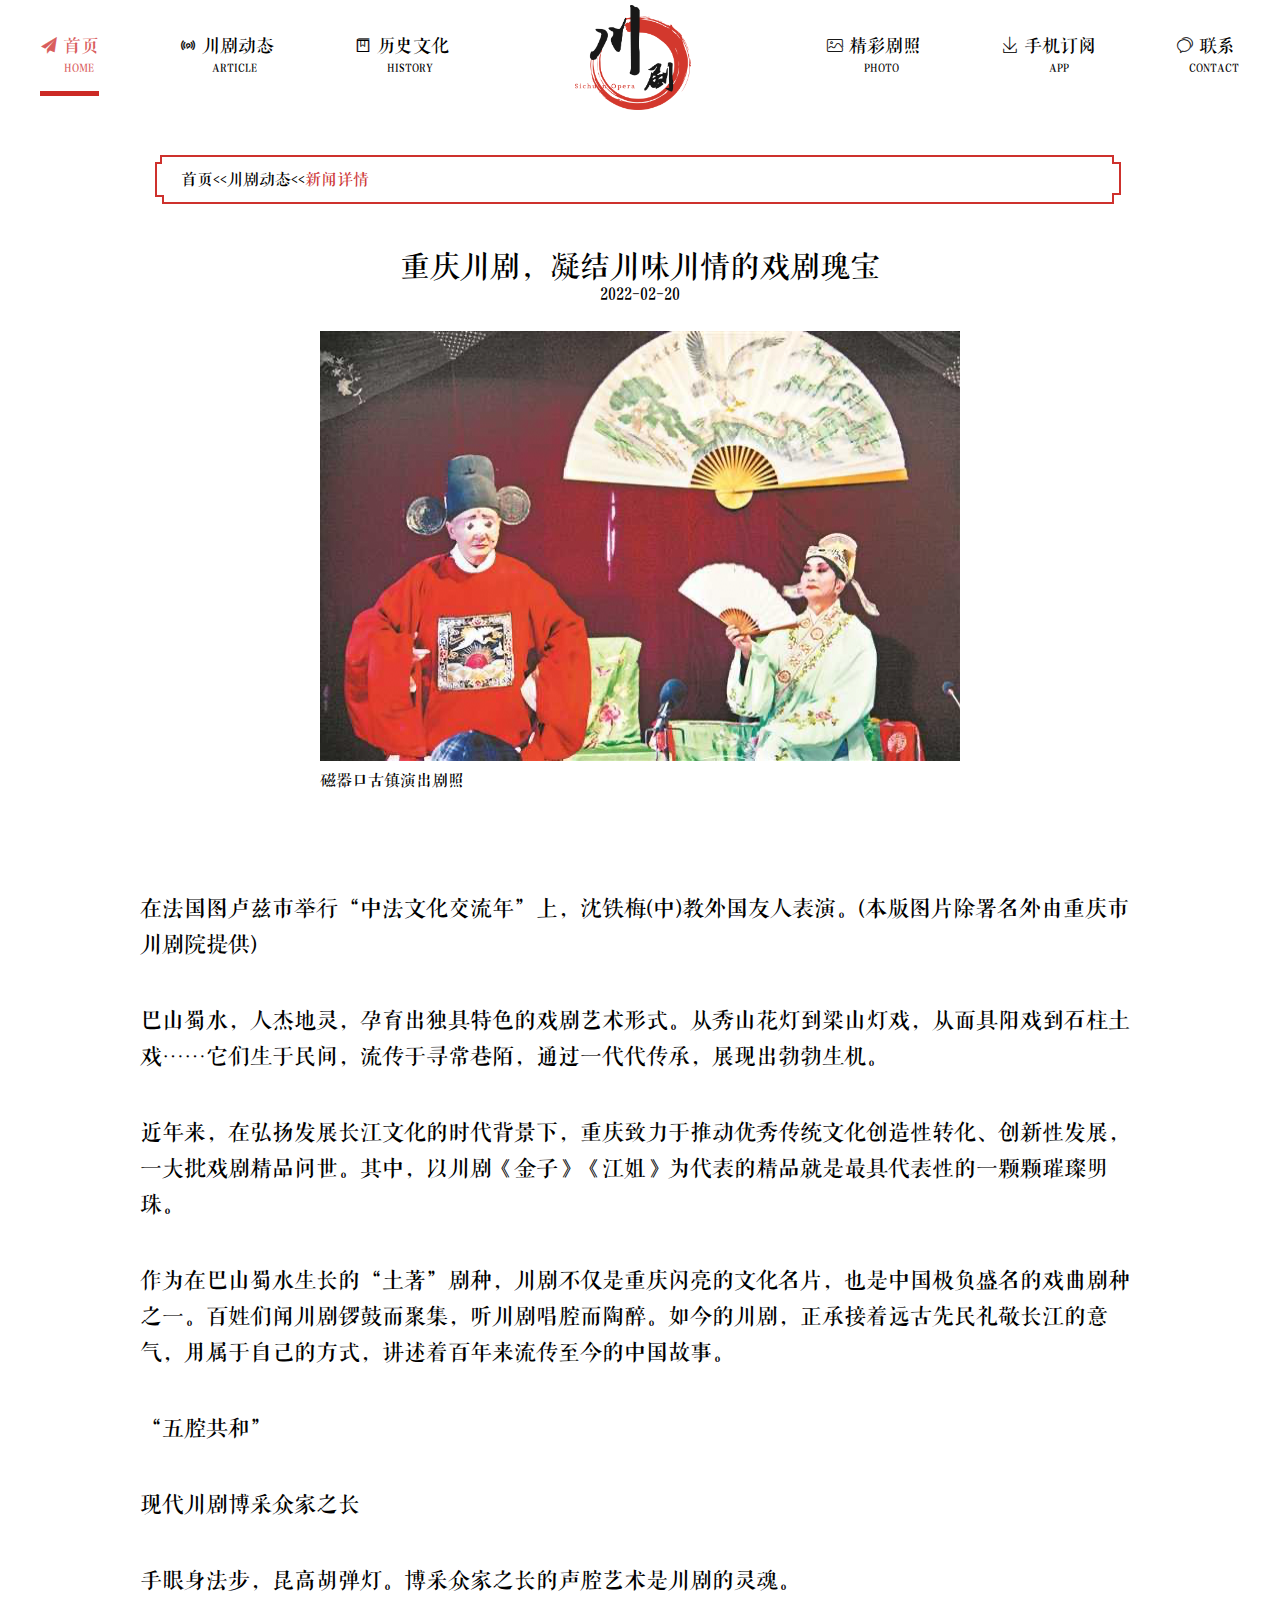
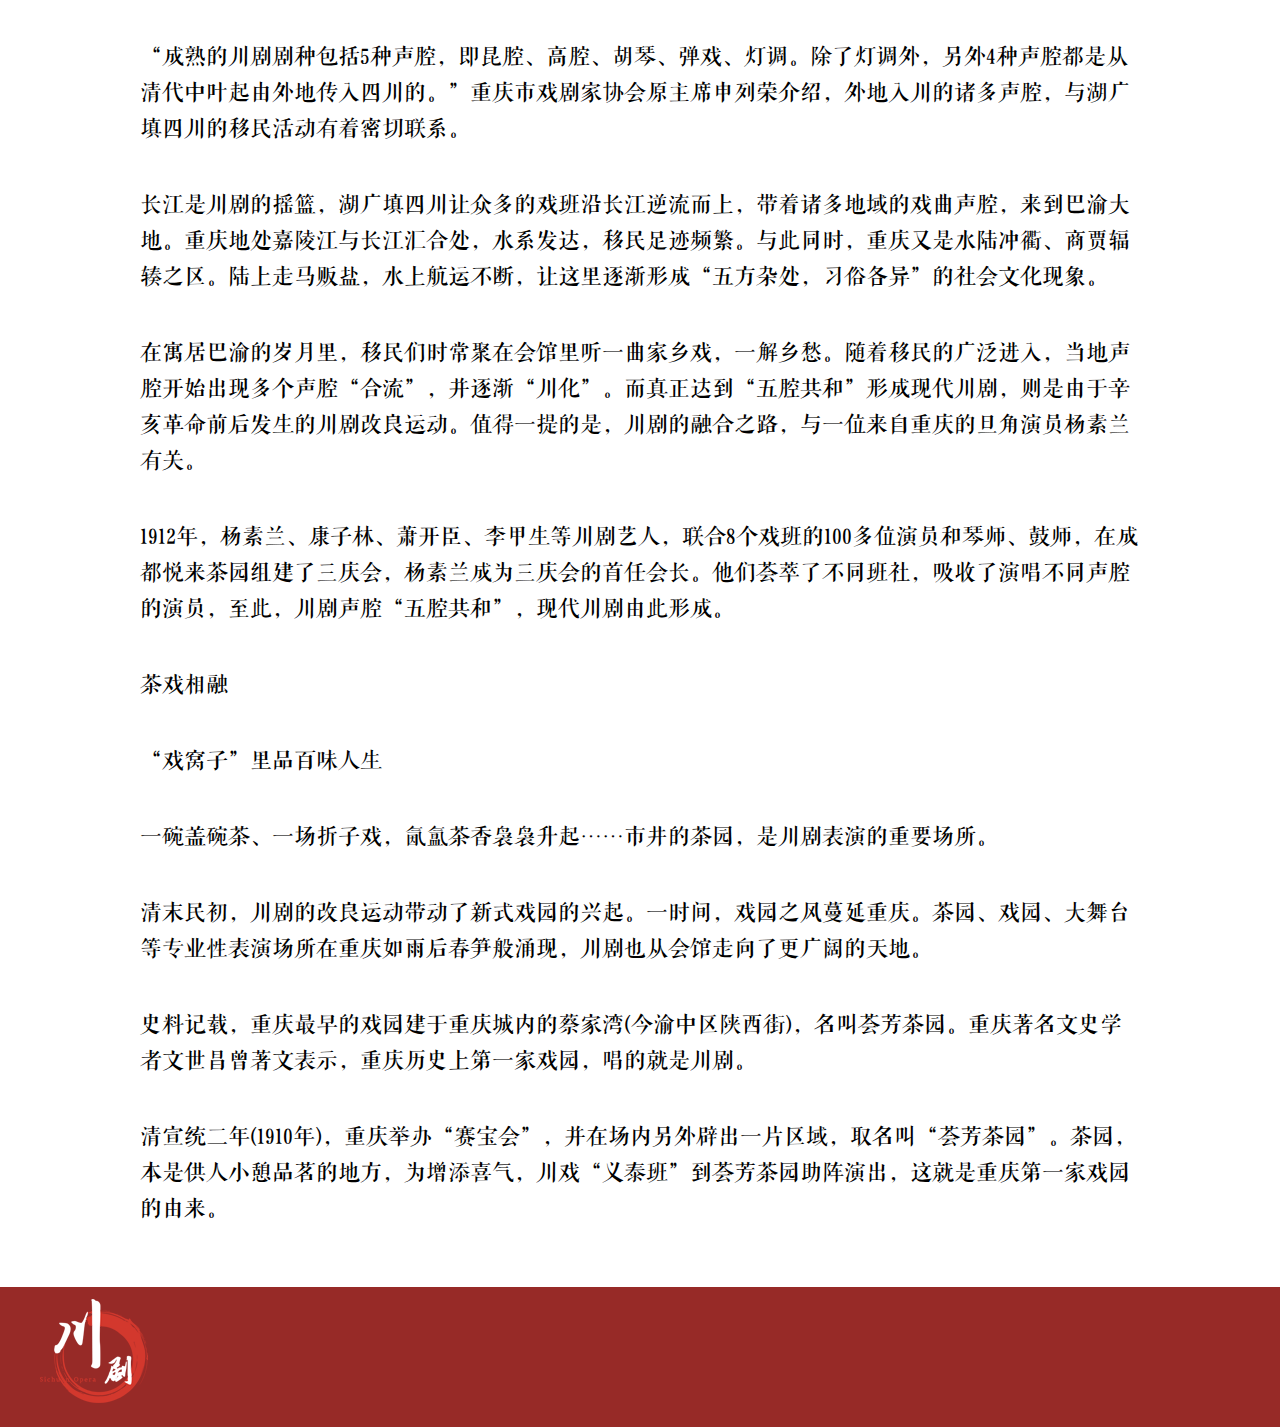
<file: html/homeNewsThree.html>
<!DOCTYPE html>
<html lang="en">
  <head>
    <meta charset="UTF-8" />
    <meta http-equiv="X-UA-Compatible" content="IE=edge" />
    <meta name="viewport" content="width=device-width, initial-scale=1.0" />
    <title>新闻详情页-3</title>
    <link rel="stylesheet" href="../css/common.css" />
    <link rel="stylesheet" href="../css/homeNewsThree.css" />
    <link rel="shortcut icon" href="../favicon.ico" />
  </head>
  <body>
    <div class="w">
      <!-- 头部导航栏 -->
      <div class="header">
        <ul class="header-ul">
          <!-- 首页 -->
          <a href="../index.html">
            <li class="header-li bianse">
              <ul>
                <li class="header-li-first">
                  <i class="iconfont">&#xe606;</i>&nbsp;首页
                </li>
                <li class="header-li-sencod header-li-sencod-a">HOME</li>
                <li class="header-li-third bianchang"></li>
              </ul>
            </li>
          </a>
          <!-- 动态 -->
          <a href="../html/dynamic.html">
            <li class="header-li header-li-two">
              <ul>
                <li class="header-li-first">
                  <i class="iconfont">&#xe7c2;</i>&nbsp;川剧动态
                </li>
                <li class="header-li-sencod header-li-sencod-b">ARTICLE</li>
                <li class="header-li-third"></li>
              </ul>
            </li>
          </a>
          <!-- 历史文化 -->
          <a href="../html/history.html">
            <li class="header-li">
              <ul>
                <li class="header-li-first">
                  <i class="iconfont">&#xe62d;</i>&nbsp;历史文化
                </li>
                <li class="header-li-sencod header-li-sencod-c">HISTORY</li>
                <li class="header-li-third"></li>
              </ul>
            </li>
          </a>
          <!-- 中间的logo部分 -->
          <li class="header-li header-logo">
            <a href="../index.html"><img src="../material/3.homePage/1、daohang/logo.png" alt="" /></a>
          </li>
          <!-- 精彩剧照 -->
          <a href="../html/stagePhoto.html">
            <li class="header-li">
              <ul>
                <li class="header-li-first">
                  <i class="iconfont">&#xe63e;</i>&nbsp;精彩剧照
                </li>
                <li class="header-li-sencod header-li-sencod-e">PHOTO</li>
                <li class="header-li-third"></li>
              </ul>
            </li>
          </a>
          <!-- 手机订阅  -->
          <a href="../html/subscription.html">
            <li class="header-li header-li-two">
              <ul>
                <li class="header-li-first">
                  <i class="iconfont">&#xe668;</i>&nbsp;手机订阅
                </li>
                <li class="header-li-sencod header-li-sencod-f">APP</li>
                <li class="header-li-third"></li>
              </ul>
            </li>
          </a>
          <!-- 联系 -->
          <a href="../html/relation.html">
            <li class="header-li">
              <ul>
                <li class="header-li-first">
                  <i class="iconfont">&#xe607;</i>&nbsp;联系
                </li>
                <li class="header-li-sencod header-li-sencod-g">CONTACT</li>
                <li class="header-li-third"></li>
              </ul>
            </li>
          </a>
        </ul>
      </div>
      <!-- 头部导航条 -->
      <div class="daohang">
        <div class="daohang-pic">
          <a href="../index.html">首页</a>&lt;&lt;<a href="./dynamic.html">川剧动态</a>&lt;&lt;<a href="./homeNewsThree.html"
            >新闻详情</a
          >
        </div>
      </div>
      <div class="title">
        <p>重庆川剧，凝结川味川情的戏剧瑰宝</p>
        <p>2022-02-20 </p>
      </div>
      <div class="pic"><img src="../material/9.singleNews-one/1.1.1.png" alt=""></div>
      <div class="name"><p>磁器口古镇演出剧照</p></div>
      <div class="content">
        <p>在法国图卢兹市举行“中法文化交流年”上，沈铁梅(中)教外国友人表演。(本版图片除署名外由重庆市川剧院提供)</p>
        <p>巴山蜀水，人杰地灵，孕育出独具特色的戏剧艺术形式。从秀山花灯到梁山灯戏，从面具阳戏到石柱土戏……它们生于民间，流传于寻常巷陌，通过一代代传承，展现出勃勃生机。</p>
        <p>近年来，在弘扬发展长江文化的时代背景下，重庆致力于推动优秀传统文化创造性转化、创新性发展，一大批戏剧精品问世。其中，以川剧《金子》《江姐》为代表的精品就是最具代表性的一颗颗璀璨明珠。</p>
        <p>作为在巴山蜀水生长的“土著”剧种，川剧不仅是重庆闪亮的文化名片，也是中国极负盛名的戏曲剧种之一。百姓们闻川剧锣鼓而聚集，听川剧唱腔而陶醉。如今的川剧，正承接着远古先民礼敬长江的意气，用属于自己的方式，讲述着百年来流传至今的中国故事。</p>
        <p>“五腔共和”</p>
        <p>现代川剧博采众家之长</p>
        <p>手眼身法步，昆高胡弹灯。博采众家之长的声腔艺术是川剧的灵魂。</p>
        <p>“成熟的川剧剧种包括5种声腔，即昆腔、高腔、胡琴、弹戏、灯调。除了灯调外，另外4种声腔都是从清代中叶起由外地传入四川的。”重庆市戏剧家协会原主席申列荣介绍，外地入川的诸多声腔，与湖广填四川的移民活动有着密切联系。</p>
        <p>长江是川剧的摇篮，湖广填四川让众多的戏班沿长江逆流而上，带着诸多地域的戏曲声腔，来到巴渝大地。重庆地处嘉陵江与长江汇合处，水系发达，移民足迹频繁。与此同时，重庆又是水陆冲衢、商贾辐辏之区。陆上走马贩盐，水上航运不断，让这里逐渐形成“五方杂处，习俗各异”的社会文化现象。</p>
        <p>在寓居巴渝的岁月里，移民们时常聚在会馆里听一曲家乡戏，一解乡愁。随着移民的广泛进入，当地声腔开始出现多个声腔“合流”，并逐渐“川化”。而真正达到“五腔共和”形成现代川剧，则是由于辛亥革命前后发生的川剧改良运动。值得一提的是，川剧的融合之路，与一位来自重庆的旦角演员杨素兰有关。</p>
        <p>1912年，杨素兰、康子林、萧开臣、李甲生等川剧艺人，联合8个戏班的100多位演员和琴师、鼓师，在成都悦来茶园组建了三庆会，杨素兰成为三庆会的首任会长。他们荟萃了不同班社，吸收了演唱不同声腔的演员，至此，川剧声腔“五腔共和”，现代川剧由此形成。</p>
        <p>茶戏相融</p>
        <p>“戏窝子”里品百味人生</p>
        <p>一碗盖碗茶、一场折子戏，氤氲茶香袅袅升起……市井的茶园，是川剧表演的重要场所。</p>
        <p>清末民初，川剧的改良运动带动了新式戏园的兴起。一时间，戏园之风蔓延重庆。茶园、戏园、大舞台等专业性表演场所在重庆如雨后春笋般涌现，川剧也从会馆走向了更广阔的天地。</p>
        <p>史料记载，重庆最早的戏园建于重庆城内的蔡家湾(今渝中区陕西街)，名叫荟芳茶园。重庆著名文史学者文世昌曾著文表示，重庆历史上第一家戏园，唱的就是川剧。</p>
        <p>清宣统二年(1910年)，重庆举办“赛宝会”，并在场内另外辟出一片区域，取名叫“荟芳茶园”。茶园，本是供人小憩品茗的地方，为增添喜气，川戏“义泰班”到荟芳茶园助阵演出，这就是重庆第一家戏园的由来。</p>
      </div>

      <!-- 底部 -->
      <div class="footer">
        <div class="footer-w">
          <div class="footer-w-logo">
            <img src="../material/3.homePage/8、footer/logo2.png" alt="" />
          </div>
       
        </div>
      </div>
    </div>
  </body>
</html>
</file>
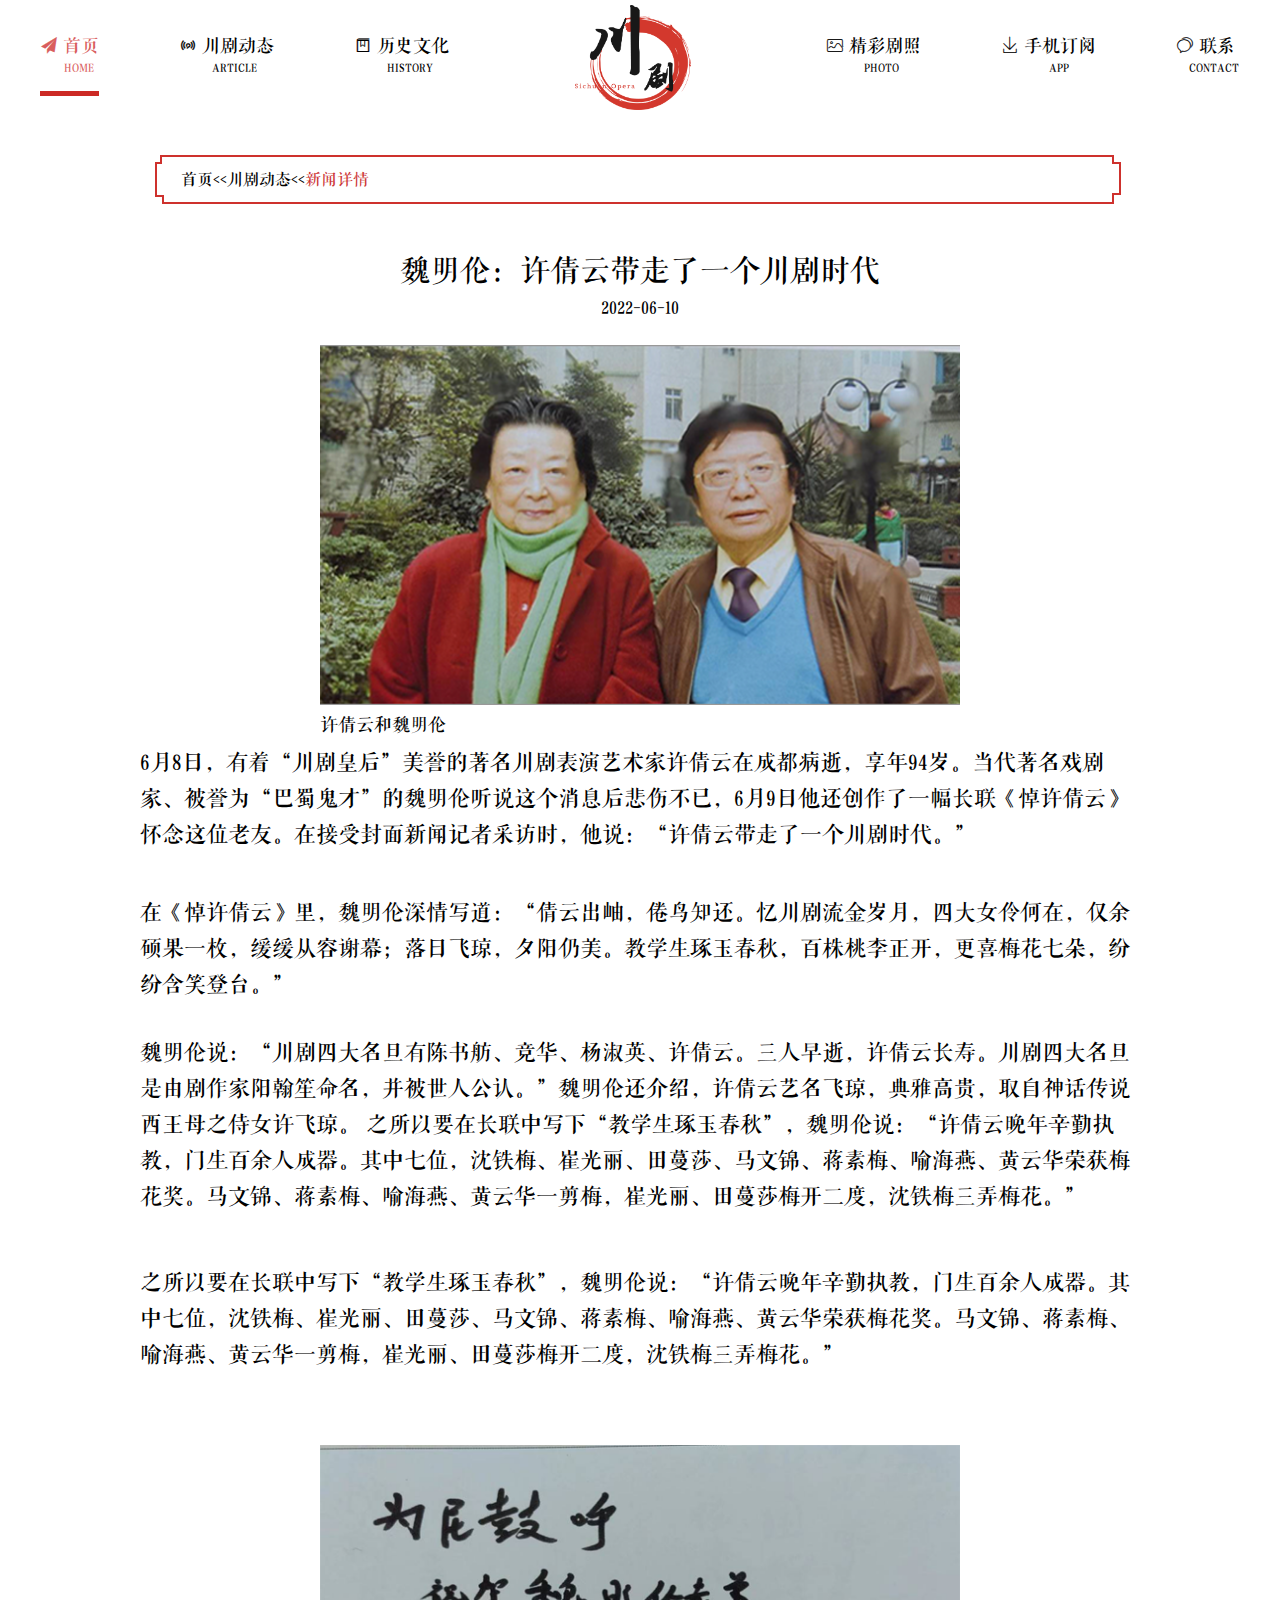
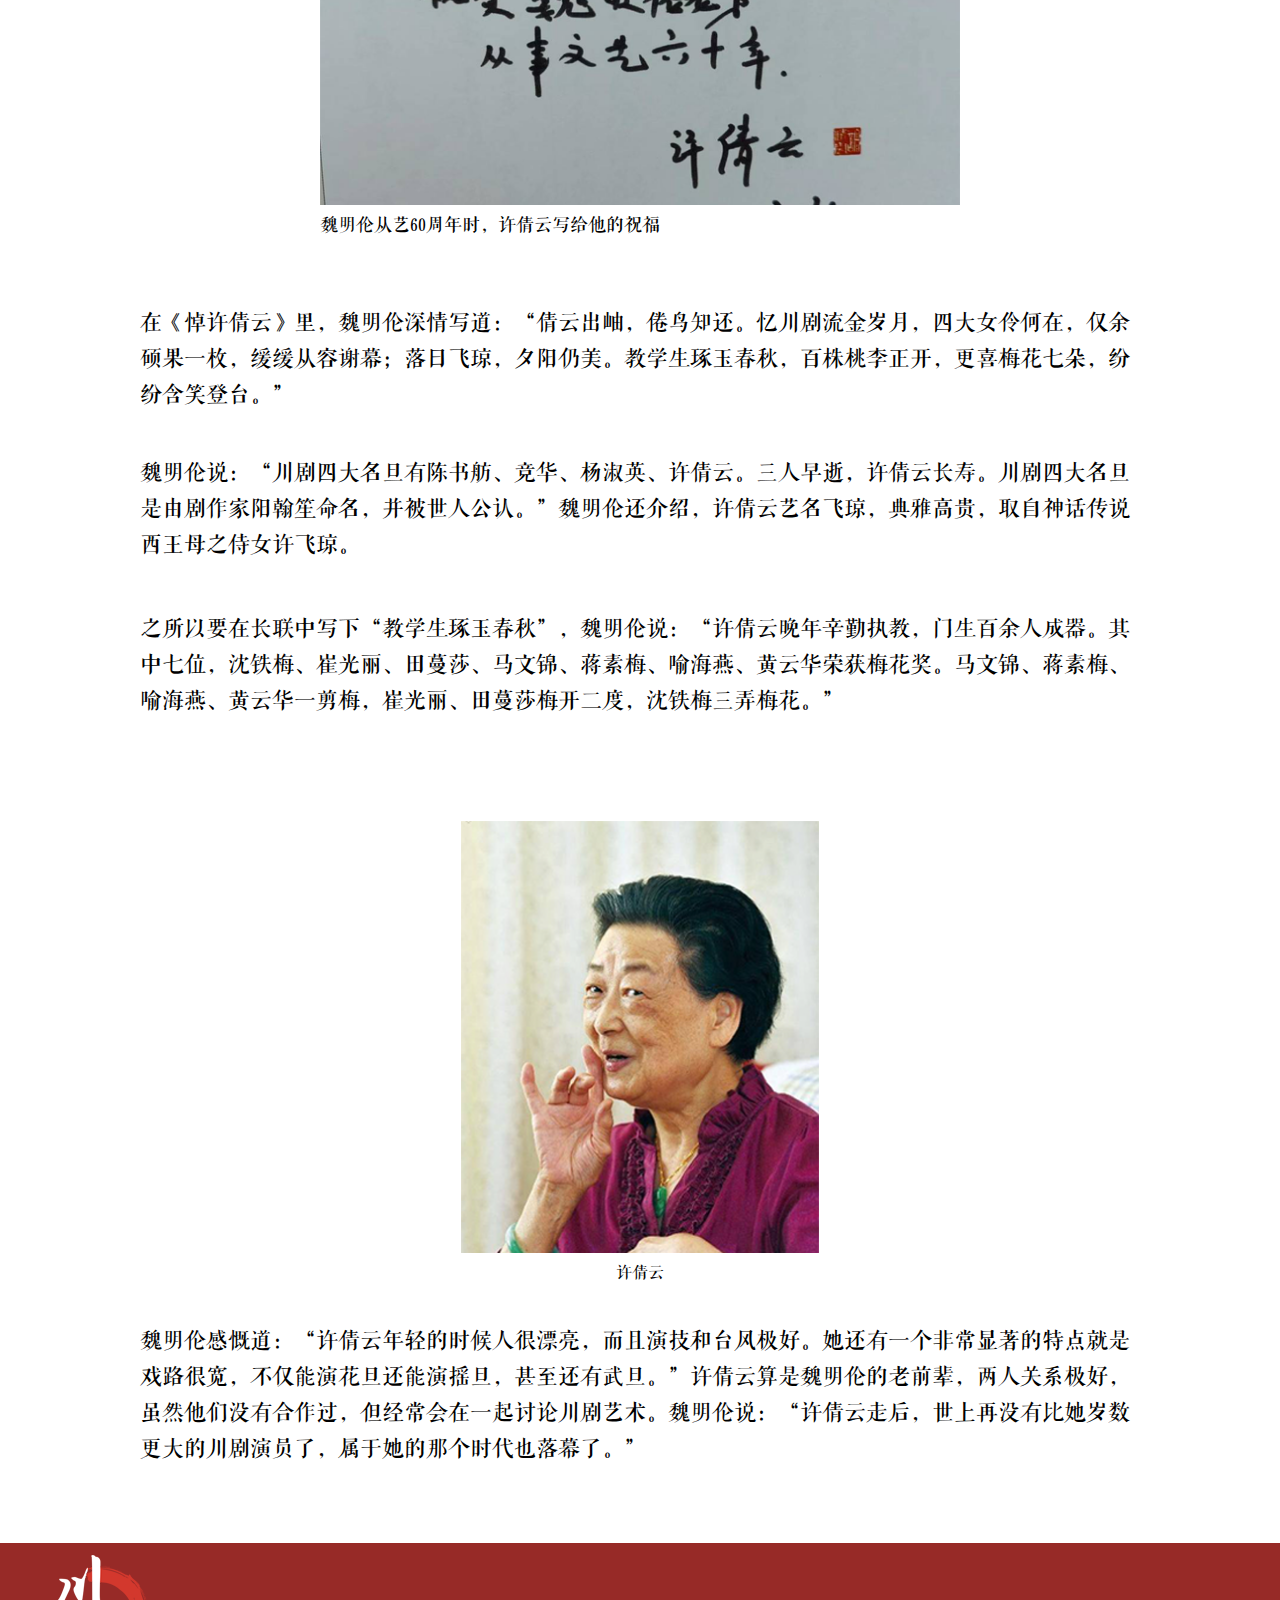
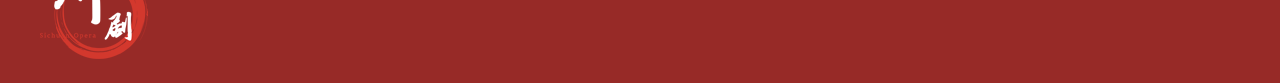
<file: html/homeNewsTwo.html>
<!DOCTYPE html>
<html lang="en">
  <head>
    <meta charset="UTF-8" />
    <meta http-equiv="X-UA-Compatible" content="IE=edge" />
    <meta name="viewport" content="width=device-width, initial-scale=1.0" />
    <title>新闻详情页-2</title>
    <link rel="stylesheet" href="../css/common.css" />
    <link rel="stylesheet" href="../css/homeNewsTwo.css" />
    <link rel="shortcut icon" href="../favicon.ico" />
  </head>
  <body>
    <div class="w">
      <!-- 头部导航栏 -->
      <div class="header">
        <ul class="header-ul">
          <!-- 首页 -->
          <a href="../index.html">
            <li class="header-li bianse">
              <ul>
                <li class="header-li-first">
                  <i class="iconfont">&#xe606;</i>&nbsp;首页
                </li>
                <li class="header-li-sencod header-li-sencod-a">HOME</li>
                <li class="header-li-third bianchang"></li>
              </ul>
            </li>
          </a>
          <!-- 动态 -->
          <a href="../html/dynamic.html">
            <li class="header-li header-li-two">
              <ul>
                <li class="header-li-first">
                  <i class="iconfont">&#xe7c2;</i>&nbsp;川剧动态
                </li>
                <li class="header-li-sencod header-li-sencod-b">ARTICLE</li>
                <li class="header-li-third"></li>
              </ul>
            </li>
          </a>
          <!-- 历史文化 -->
          <a href="../html/history.html">
            <li class="header-li">
              <ul>
                <li class="header-li-first">
                  <i class="iconfont">&#xe62d;</i>&nbsp;历史文化
                </li>
                <li class="header-li-sencod header-li-sencod-c">HISTORY</li>
                <li class="header-li-third"></li>
              </ul>
            </li>
          </a>
          <!-- 中间的logo部分 -->
          <li class="header-li header-logo">
            <a href="../index.html"><img src="../material/3.homePage/1、daohang/logo.png" alt="" /></a>
          </li>
          <!-- 精彩剧照 -->
          <a href="../html/stagePhoto.html">
            <li class="header-li">
              <ul>
                <li class="header-li-first">
                  <i class="iconfont">&#xe63e;</i>&nbsp;精彩剧照
                </li>
                <li class="header-li-sencod header-li-sencod-e">PHOTO</li>
                <li class="header-li-third"></li>
              </ul>
            </li>
          </a>
          <!-- 手机订阅  -->
          <a href="../html/subscription.html">
            <li class="header-li header-li-two">
              <ul>
                <li class="header-li-first">
                  <i class="iconfont">&#xe668;</i>&nbsp;手机订阅
                </li>
                <li class="header-li-sencod header-li-sencod-f">APP</li>
                <li class="header-li-third"></li>
              </ul>
            </li>
          </a>
          <!-- 联系 -->
          <a href="../html/relation.html">
            <li class="header-li">
              <ul>
                <li class="header-li-first">
                  <i class="iconfont">&#xe607;</i>&nbsp;联系
                </li>
                <li class="header-li-sencod header-li-sencod-g">CONTACT</li>
                <li class="header-li-third"></li>
              </ul>
            </li>
          </a>
        </ul>
      </div>

      <!-- 头部导航条 -->
      <div class="daohang">
        <div class="daohang-pic">
          <a href="./index.html">首页</a>&lt;&lt;<a href="./dynamic.html">川剧动态</a>&lt;&lt;<a href="./homeNewsTwo.html"
            >新闻详情</a
          >
        </div>
      </div>

      <div class="title">
        <p>魏明伦：许倩云带走了一个川剧时代</p>
        <p>2022-06-10</p>
      </div>

      <!-- 第一张图片 -->
      <div class="content-one-img"><img src="../material/9.singleNews-one/1.1.png" alt=""></div>
      <div class="content-one-name"><p>许倩云和魏明伦</p></div>
      <div class="content-one-one"><p>6月8日，有着“川剧皇后”美誉的著名川剧表演艺术家许倩云在成都病逝，享年94岁。当代著名戏剧家、被誉为“巴蜀鬼才”的魏明伦听说这个消息后悲伤不已，6月9日他还创作了一幅长联《悼许倩云》怀念这位老友。在接受封面新闻记者采访时，他说：“许倩云带走了一个川剧时代。”</p></div>
      <div class="content-one-two"><p>在《悼许倩云》里，魏明伦深情写道：“倩云出岫，倦鸟知还。忆川剧流金岁月，四大女伶何在，仅余硕果一枚，缓缓从容谢幕；落日飞琼，夕阳仍美。教学生琢玉春秋，百株桃李正开，更喜梅花七朵，纷纷含笑登台。”</p></div>
      <div class="content-one-three"><p>魏明伦说：“川剧四大名旦有陈书舫、竞华、杨淑英、许倩云。三人早逝，许倩云长寿。川剧四大名旦是由剧作家阳翰笙命名，并被世人公认。”魏明伦还介绍，许倩云艺名飞琼，典雅高贵，取自神话传说西王母之侍女许飞琼。
        之所以要在长联中写下“教学生琢玉春秋”，魏明伦说：“许倩云晚年辛勤执教，门生百余人成器。其中七位，沈铁梅、崔光丽、田蔓莎、马文锦、蒋素梅、喻海燕、黄云华荣获梅花奖。马文锦、蒋素梅、喻海燕、黄云华一剪梅，崔光丽、田蔓莎梅开二度，沈铁梅三弄梅花。”</p></div>
      <div class="content-one-four"><p>之所以要在长联中写下“教学生琢玉春秋”，魏明伦说：“许倩云晚年辛勤执教，门生百余人成器。其中七位，沈铁梅、崔光丽、田蔓莎、马文锦、蒋素梅、喻海燕、黄云华荣获梅花奖。马文锦、蒋素梅、喻海燕、黄云华一剪梅，崔光丽、田蔓莎梅开二度，沈铁梅三弄梅花。”</p></div>

      <!-- 第二张图片 -->
      <div class="content-two-img"><img src="../material/9.singleNews-one/1.2.png" alt=""></div>
      <div class="content-two-name"><p>魏明伦从艺60周年时，许倩云写给他的祝福</p></div>
      <div class="content-two-one"><p>在《悼许倩云》里，魏明伦深情写道：“倩云出岫，倦鸟知还。忆川剧流金岁月，四大女伶何在，仅余硕果一枚，缓缓从容谢幕；落日飞琼，夕阳仍美。教学生琢玉春秋，百株桃李正开，更喜梅花七朵，纷纷含笑登台。”</p></div>
      <div class="content-two-two"><p>魏明伦说：“川剧四大名旦有陈书舫、竞华、杨淑英、许倩云。三人早逝，许倩云长寿。川剧四大名旦是由剧作家阳翰笙命名，并被世人公认。”魏明伦还介绍，许倩云艺名飞琼，典雅高贵，取自神话传说西王母之侍女许飞琼。</p></div>
      <div class="content-two-three"><p>之所以要在长联中写下“教学生琢玉春秋”，魏明伦说：“许倩云晚年辛勤执教，门生百余人成器。其中七位，沈铁梅、崔光丽、田蔓莎、马文锦、蒋素梅、喻海燕、黄云华荣获梅花奖。马文锦、蒋素梅、喻海燕、黄云华一剪梅，崔光丽、田蔓莎梅开二度，沈铁梅三弄梅花。”</p></div>

      <!-- 第三张图片 -->
      <div class="content-img"><img src="../material/9.singleNews-one/1.3.png" alt=""></div>
      <div class="content-three-name"><p>许倩云</p></div>
      <div class="content-three-one"><p>魏明伦感慨道：“许倩云年轻的时候人很漂亮，而且演技和台风极好。她还有一个非常显著的特点就是戏路很宽，不仅能演花旦还能演摇旦，甚至还有武旦。”许倩云算是魏明伦的老前辈，两人关系极好，虽然他们没有合作过，但经常会在一起讨论川剧艺术。魏明伦说：“许倩云走后，世上再没有比她岁数更大的川剧演员了，属于她的那个时代也落幕了。”</p></div>

<!-- 底部 -->
<div class="footer">
    <div class="footer-w">
      <div class="footer-w-logo">
        <img src="../material/3.homePage/8、footer/logo2.png" alt="" />
      </div>
  
    </div>
    </div>
  </body>
</html>
</file>
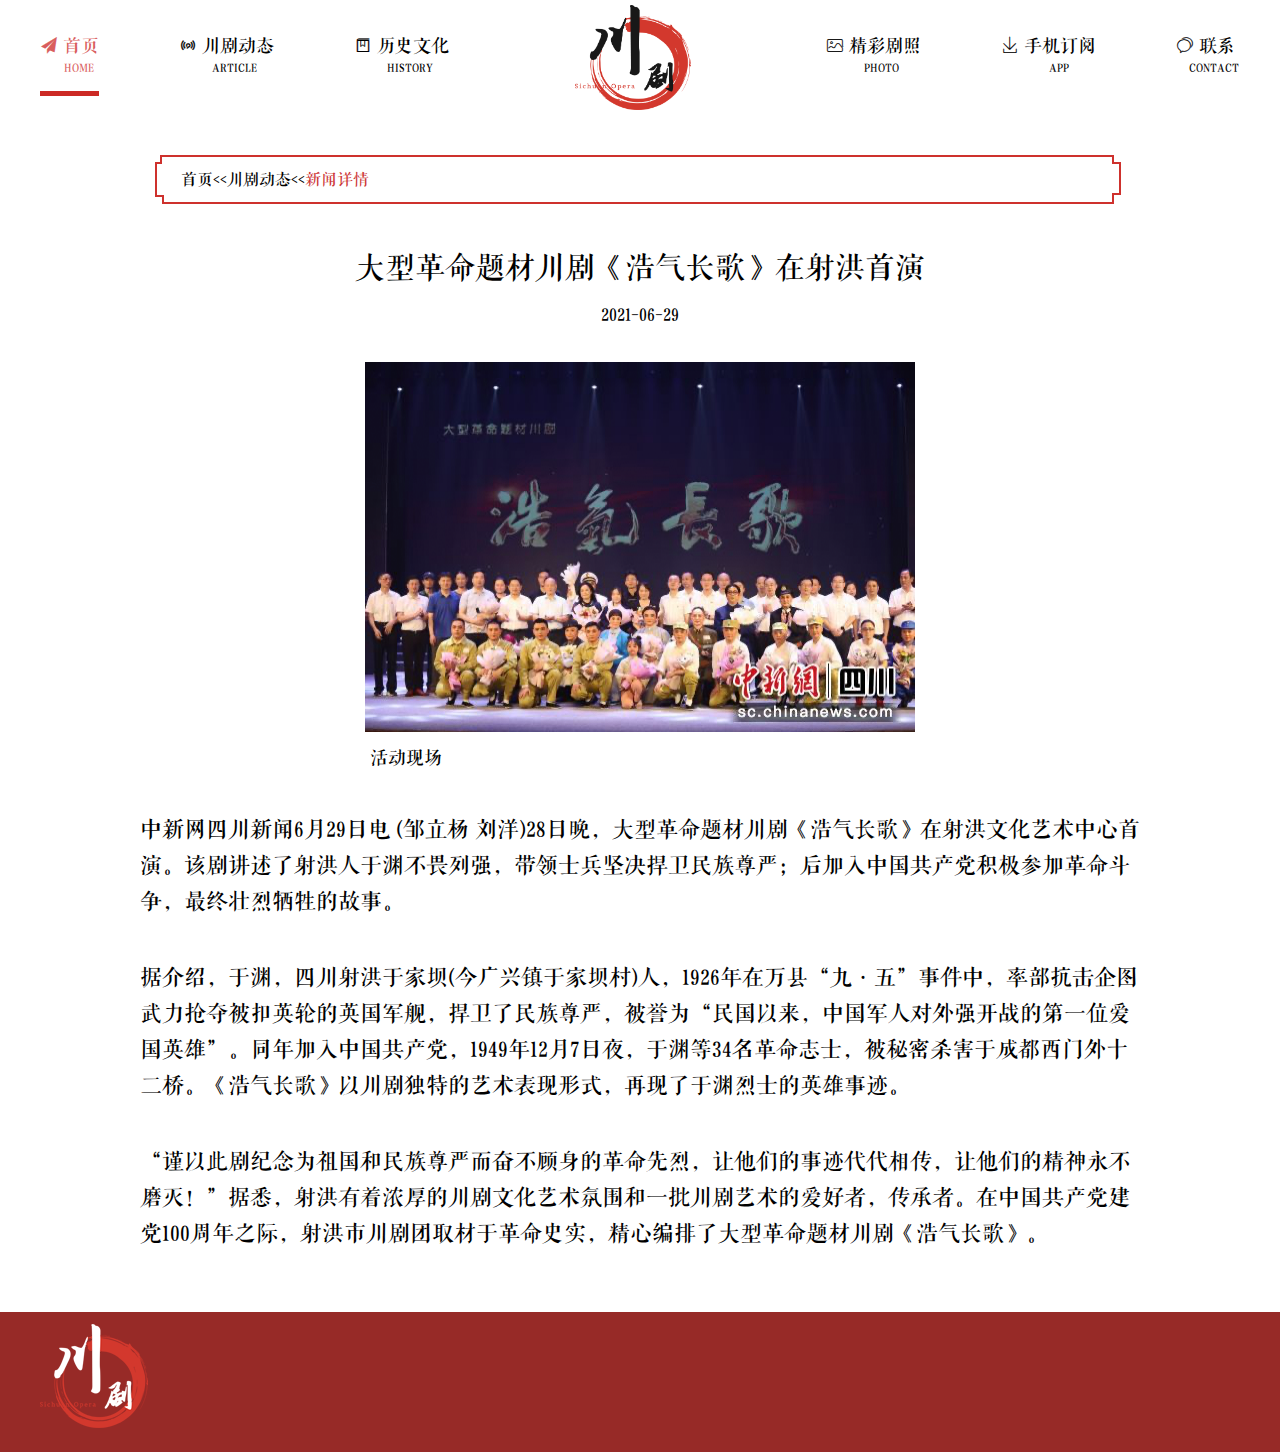
<file: html/newOne.html>
<!DOCTYPE html>
<html lang="en">
<head>
    <meta charset="UTF-8">
    <meta http-equiv="X-UA-Compatible" content="IE=edge">
    <meta name="viewport" content="width=device-width, initial-scale=1.0">
    <title>新闻详情-1</title>
    <link rel="stylesheet" href="../css/common.css" />
    <link rel="stylesheet" href="../css/newsOne.css" />
    <link rel="shortcut icon" href="../favicon.ico" />
</head>
<body>
    <div class="w">
        <!-- 头部导航栏 -->
<div class="header">
    <ul class="header-ul">
      <!-- 首页 -->
      <a href="../index.html">
        <li class="header-li bianse">
          <ul>
            <li class="header-li-first">
              <i class="iconfont">&#xe606;</i>&nbsp;首页
            </li>
            <li class="header-li-sencod header-li-sencod-a">HOME</li>
            <li class="header-li-third bianchang"></li>
          </ul>
        </li>
      </a>
      <!-- 动态 -->
      <a href="../html/dynamic.html">
        <li class="header-li header-li-two">
          <ul>
            <li class="header-li-first">
              <i class="iconfont">&#xe7c2;</i>&nbsp;川剧动态
            </li>
            <li class="header-li-sencod header-li-sencod-b">ARTICLE</li>
            <li class="header-li-third"></li>
          </ul>
        </li>
      </a>
      <!-- 历史文化 -->
      <a href="../html/history.html">
        <li class="header-li">
          <ul>
            <li class="header-li-first">
              <i class="iconfont">&#xe62d;</i>&nbsp;历史文化
            </li>
            <li class="header-li-sencod header-li-sencod-c">HISTORY</li>
            <li class="header-li-third"></li>
          </ul>
        </li>
      </a>
      <!-- 中间的logo部分 -->
      <li class="header-li header-logo">
        <a href="../index.html"><img src="../material/3.homePage/1、daohang/logo.png" alt="" /></a>
      </li>
      <!-- 精彩剧照 -->
      <a href="../html/stagePhoto.html">
        <li class="header-li">
          <ul>
            <li class="header-li-first">
              <i class="iconfont">&#xe63e;</i>&nbsp;精彩剧照
            </li>
            <li class="header-li-sencod header-li-sencod-e">PHOTO</li>
            <li class="header-li-third"></li>
          </ul>
        </li>
      </a>
      <!-- 手机订阅  -->
      <a href="../html/subscription.html">
        <li class="header-li header-li-two">
          <ul>
            <li class="header-li-first">
              <i class="iconfont">&#xe668;</i>&nbsp;手机订阅
            </li>
            <li class="header-li-sencod header-li-sencod-f">APP</li>
            <li class="header-li-third"></li>
          </ul>
        </li>
      </a>
      <!-- 联系 -->
      <a href="../html/relation.html">
        <li class="header-li">
          <ul>
            <li class="header-li-first">
              <i class="iconfont">&#xe607;</i>&nbsp;联系
            </li>
            <li class="header-li-sencod header-li-sencod-g">CONTACT</li>
            <li class="header-li-third"></li>
          </ul>
        </li>
      </a>
    </ul>
  </div>
  
         <!-- 头部导航条 -->
         <div class="daohang">
            <div class="daohang-pic">
                <a href="../index.html">首页</a>&lt;&lt;<a href="./dynamic.html">川剧动态</a>&lt;&lt;<a href="./newOne.html">新闻详情</a>
            </div>
        </div>

  <div class="title"><p>大型革命题材川剧《浩气长歌》在射洪首演 </p>
<p>2021-06-29</p></div>

<div class="pic"><img src="../material/9.singleNews-one/xiangqintgye1.png" alt=""></div>
<div class="name"><p>活动现场</p></div>
<div class="content">
    <p>中新网四川新闻6月29日电 (邹立杨 刘洋)28日晚，大型革命题材川剧《浩气长歌》在射洪文化艺术中心首演。该剧讲述了射洪人于渊不畏列强，带领士兵坚决捍卫民族尊严；后加入中国共产党积极参加革命斗争，最终壮烈牺牲的故事。</p>
    <p>据介绍，于渊，四川射洪于家坝(今广兴镇于家坝村)人，1926年在万县“九·五”事件中，率部抗击企图武力抢夺被扣英轮的英国军舰，捍卫了民族尊严，被誉为“民国以来，中国军人对外强开战的第一位爱国英雄”。同年加入中国共产党，1949年12月7日夜，于渊等34名革命志士，被秘密杀害于成都西门外十二桥。《浩气长歌》以川剧独特的艺术表现形式，再现了于渊烈士的英雄事迹。</p>
    <p>“谨以此剧纪念为祖国和民族尊严而奋不顾身的革命先烈，让他们的事迹代代相传，让他们的精神永不磨灭！”据悉，射洪有着浓厚的川剧文化艺术氛围和一批川剧艺术的爱好者，传承者。在中国共产党建党100周年之际，射洪市川剧团取材于革命史实，精心编排了大型革命题材川剧《浩气长歌》。</p>
</div>
  <!-- 底部 -->
  <div class="footer">
    <div class="footer-w">
      <div class="footer-w-logo">
        <img src="../material/3.homePage/8、footer/logo2.png" alt="" />
      </div>
    
    </div>
  </div>
  
    </div>
</body>
</html>
</file>
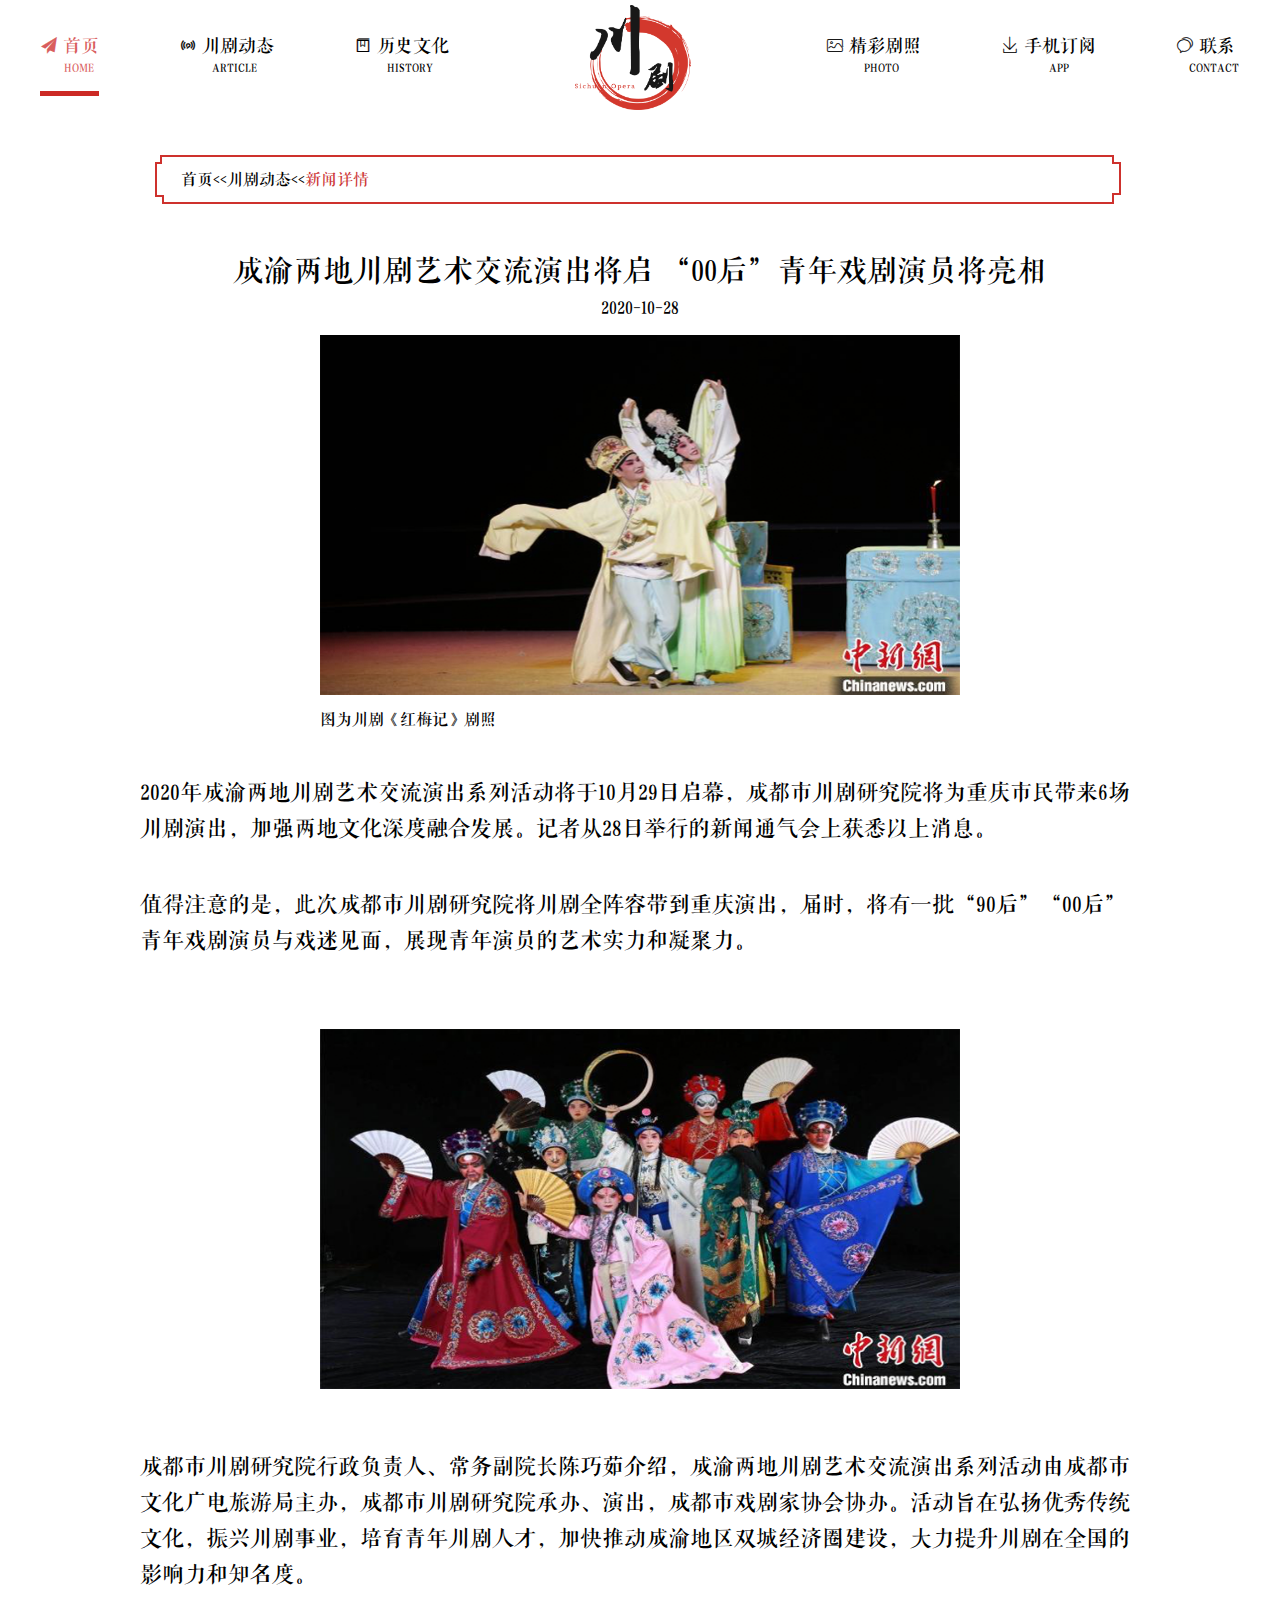
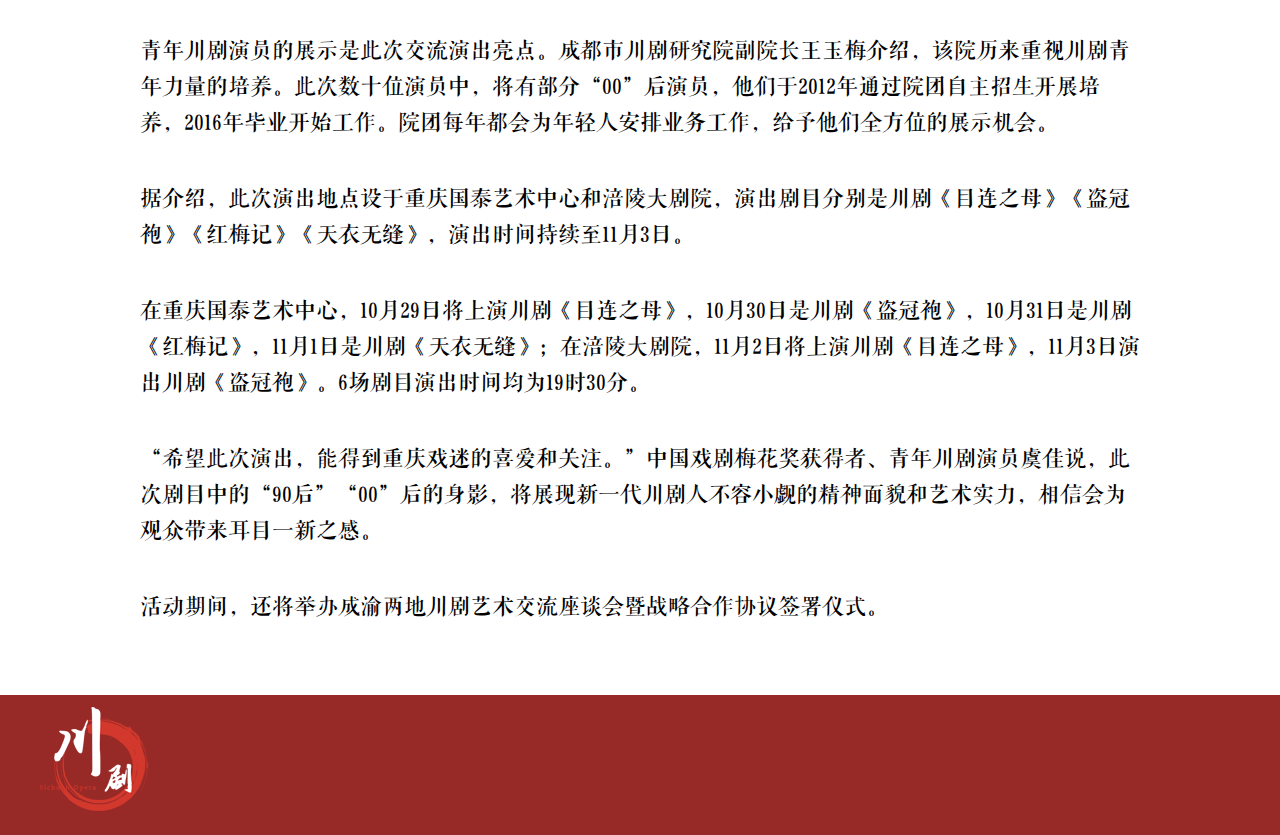
<file: html/newsFive.html>
<!DOCTYPE html>
<html lang="en">
<head>
    <meta charset="UTF-8">
    <meta http-equiv="X-UA-Compatible" content="IE=edge">
    <meta name="viewport" content="width=device-width, initial-scale=1.0">
    <title>新闻详情-1</title>
    <link rel="stylesheet" href="../css/common.css"/>
    <link rel="stylesheet" href="../css/newsFive.css"/>
    <link rel="shortcut icon" href="../favicon.ico" />
</head>
<body>
    <div class="w">
        <!-- 头部导航栏 -->
<div class="header">
    <ul class="header-ul">
      <!-- 首页 -->
      <a href="../index.html">
        <li class="header-li bianse">
          <ul>
            <li class="header-li-first">
              <i class="iconfont">&#xe606;</i>&nbsp;首页
            </li>
            <li class="header-li-sencod header-li-sencod-a">HOME</li>
            <li class="header-li-third bianchang"></li>
          </ul>
        </li>
      </a>
      <!-- 动态 -->
      <a href="../html/dynamic.html">
        <li class="header-li header-li-two">
          <ul>
            <li class="header-li-first">
              <i class="iconfont">&#xe7c2;</i>&nbsp;川剧动态
            </li>
            <li class="header-li-sencod header-li-sencod-b">ARTICLE</li>
            <li class="header-li-third"></li>
          </ul>
        </li>
      </a>
      <!-- 历史文化 -->
      <a href="../html/history.html">
        <li class="header-li">
          <ul>
            <li class="header-li-first">
              <i class="iconfont">&#xe62d;</i>&nbsp;历史文化
            </li>
            <li class="header-li-sencod header-li-sencod-c">HISTORY</li>
            <li class="header-li-third"></li>
          </ul>
        </li>
      </a>
      <!-- 中间的logo部分 -->
      <li class="header-li header-logo">
       <a href="../index.html"> <img src="../material/3.homePage/1、daohang/logo.png" alt="" /></a>
      </li>
      <!-- 精彩剧照 -->
      <a href="../html/stagePhoto.html">
        <li class="header-li">
          <ul>
            <li class="header-li-first">
              <i class="iconfont">&#xe63e;</i>&nbsp;精彩剧照
            </li>
            <li class="header-li-sencod header-li-sencod-e">PHOTO</li>
            <li class="header-li-third"></li>
          </ul>
        </li>
      </a>
      <!-- 手机订阅  -->
      <a href="../html/subscription.html">
        <li class="header-li header-li-two">
          <ul>
            <li class="header-li-first">
              <i class="iconfont">&#xe668;</i>&nbsp;手机订阅
            </li>
            <li class="header-li-sencod header-li-sencod-f">APP</li>
            <li class="header-li-third"></li>
          </ul>
        </li>
      </a>
      <!-- 联系 -->
      <a href="../html/relation.html">
        <li class="header-li">
          <ul>
            <li class="header-li-first">
              <i class="iconfont">&#xe607;</i>&nbsp;联系
            </li>
            <li class="header-li-sencod header-li-sencod-g">CONTACT</li>
            <li class="header-li-third"></li>
          </ul>
        </li>
      </a>
    </ul>
  </div>
  
         <!-- 头部导航条 -->
         <div class="daohang">
            <div class="daohang-pic">
                <a href="../index.html">首页</a>&lt;&lt;<a href="../html/dynamic.html">川剧动态</a>&lt;&lt;<a href="">新闻详情</a>
            </div>
        </div>

  <div class="title"><p>成渝两地川剧艺术交流演出将启 “00后”青年戏剧演员将亮相</p>
<p>2020-10-28</p></div>

<div class="pic"><img src="../material/9.singleNews-one/51.png" alt=""></div>
<div class="name"><p>图为川剧《红梅记》剧照</p></div>
<div class="content one">
    <p>2020年成渝两地川剧艺术交流演出系列活动将于10月29日启幕，成都市川剧研究院将为重庆市民带来6场川剧演出，加强两地文化深度融合发展。记者从28日举行的新闻通气会上获悉以上消息。</p>
    <p>值得注意的是，此次成都市川剧研究院将川剧全阵容带到重庆演出，届时，将有一批“90后”“00后”青年戏剧演员与戏迷见面，展现青年演员的艺术实力和凝聚力。</p>
</div>
<div class="pic"><img src="../material/9.singleNews-one/52.png" alt=""></div>
<div class="content two">
    <p>成都市川剧研究院行政负责人、常务副院长陈巧茹介绍，成渝两地川剧艺术交流演出系列活动由成都市文化广电旅游局主办，成都市川剧研究院承办、演出，成都市戏剧家协会协办。活动旨在弘扬优秀传统文化，振兴川剧事业，培育青年川剧人才，加快推动成渝地区双城经济圈建设，大力提升川剧在全国的影响力和知名度。</p>
    <p>青年川剧演员的展示是此次交流演出亮点。成都市川剧研究院副院长王玉梅介绍，该院历来重视川剧青年力量的培养。此次数十位演员中，将有部分“00”后演员，他们于2012年通过院团自主招生开展培养，2016年毕业开始工作。院团每年都会为年轻人安排业务工作，给予他们全方位的展示机会。</p>
    <p>据介绍，此次演出地点设于重庆国泰艺术中心和涪陵大剧院，演出剧目分别是川剧《目连之母》《盗冠袍》《红梅记》《天衣无缝》，演出时间持续至11月3日。</p>
    <p>在重庆国泰艺术中心，10月29日将上演川剧《目连之母》，10月30日是川剧《盗冠袍》，10月31日是川剧《红梅记》，11月1日是川剧《天衣无缝》；在涪陵大剧院，11月2日将上演川剧《目连之母》，11月3日演出川剧《盗冠袍》。6场剧目演出时间均为19时30分。</p>
    <p>“希望此次演出，能得到重庆戏迷的喜爱和关注。”中国戏剧梅花奖获得者、青年川剧演员虞佳说，此次剧目中的“90后”“00”后的身影，将展现新一代川剧人不容小觑的精神面貌和艺术实力，相信会为观众带来耳目一新之感。</p>
    <p>活动期间，还将举办成渝两地川剧艺术交流座谈会暨战略合作协议签署仪式。</p>
</div>
  <!-- 底部 -->
  <div class="footer">
    <div class="footer-w">
      <div class="footer-w-logo">
        <img src="../material/3.homePage/8、footer/logo2.png" alt="" />
      </div>
      
    </div>
  </div>
  
    </div>
</body>
</html>
</file>
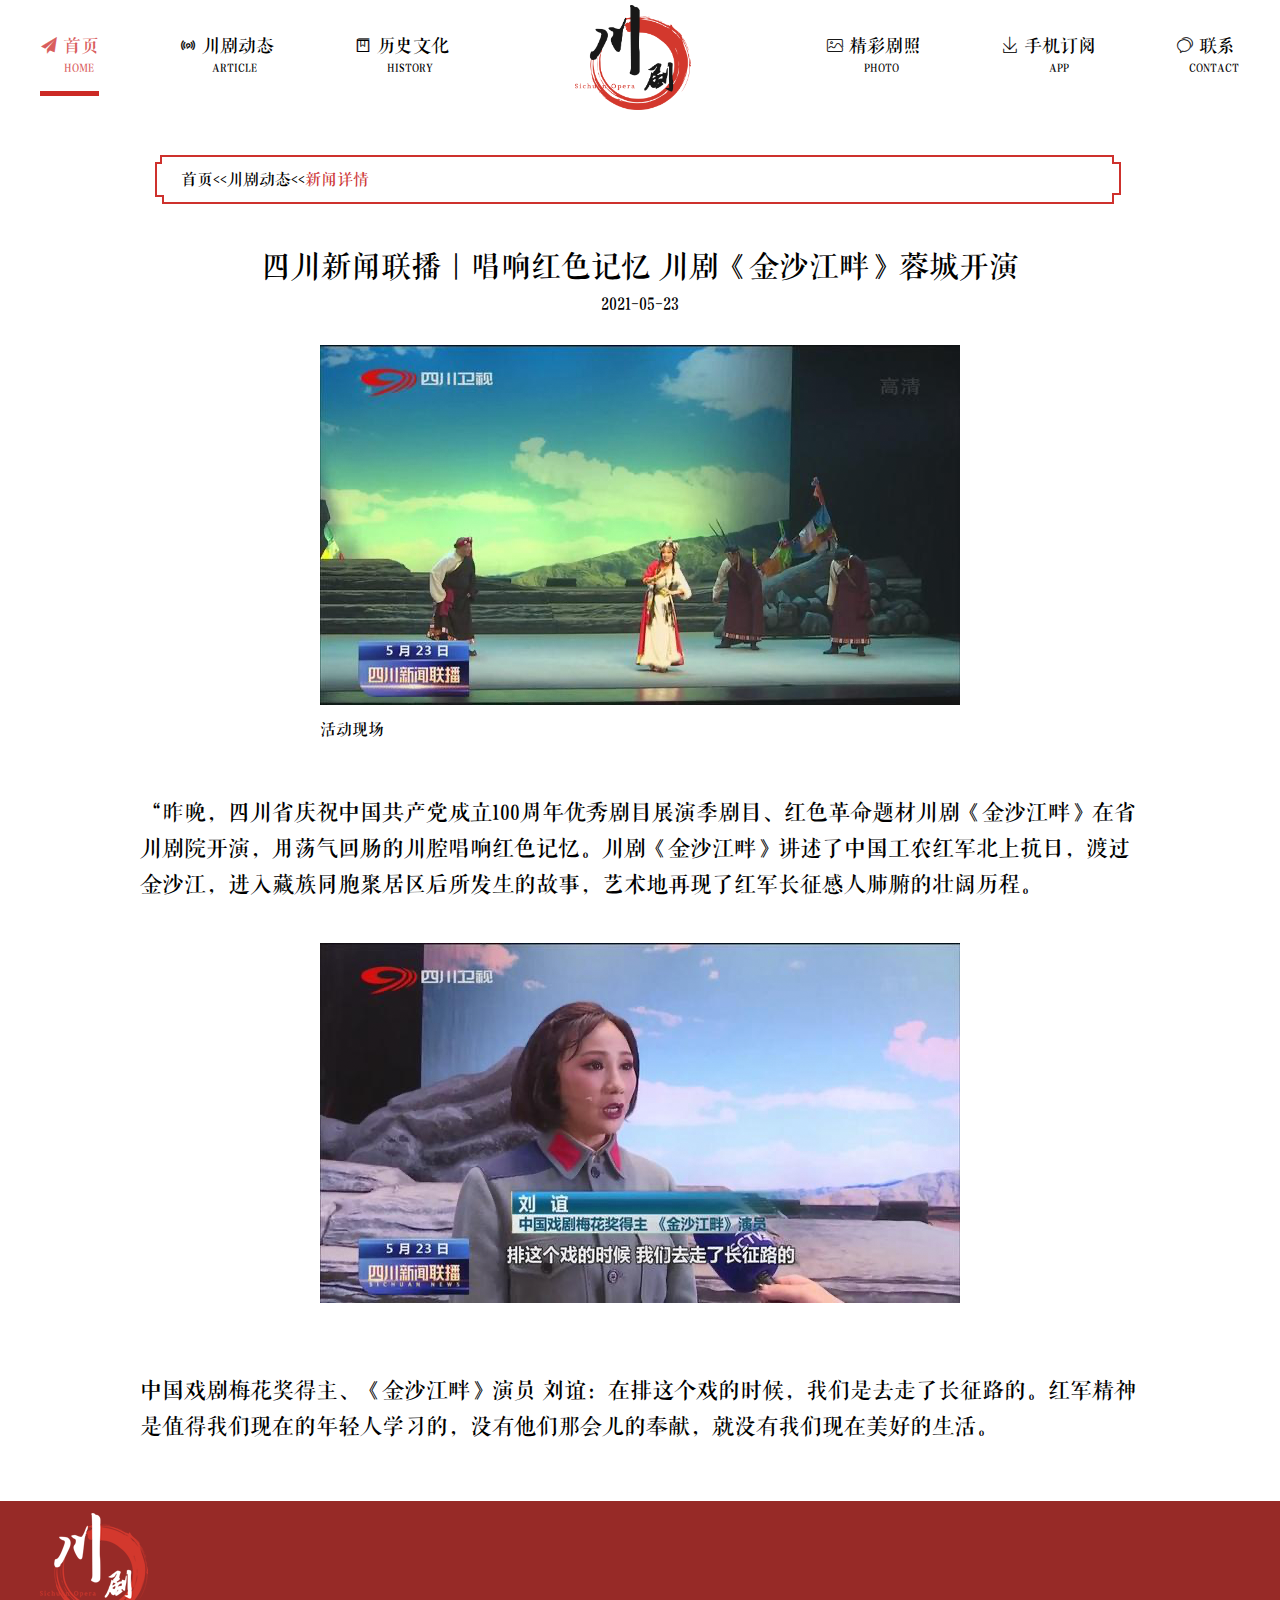
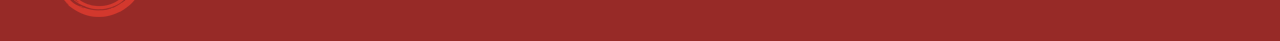
<file: html/newsFour.html>
<!DOCTYPE html>
<html lang="en">
<head>
    <meta charset="UTF-8">
    <meta http-equiv="X-UA-Compatible" content="IE=edge">
    <meta name="viewport" content="width=device-width, initial-scale=1.0">
    <title>新闻详情-1</title>
    <link rel="stylesheet" href="../css/common.css" />
    <link rel="stylesheet" href="../css/newsFour.css" />
    <link rel="shortcut icon" href="../favicon.ico" />
</head>
<body>
    <div class="w">
        <!-- 头部导航栏 -->
<div class="header">
    <ul class="header-ul">
      <!-- 首页 -->
      <a href="../index.html">
        <li class="header-li bianse">
          <ul>
            <li class="header-li-first">
              <i class="iconfont">&#xe606;</i>&nbsp;首页
            </li>
            <li class="header-li-sencod header-li-sencod-a">HOME</li>
            <li class="header-li-third bianchang"></li>
          </ul>
        </li>
      </a>
      <!-- 动态 -->
      <a href="../html/dynamic.html">
        <li class="header-li header-li-two">
          <ul>
            <li class="header-li-first">
              <i class="iconfont">&#xe7c2;</i>&nbsp;川剧动态
            </li>
            <li class="header-li-sencod header-li-sencod-b">ARTICLE</li>
            <li class="header-li-third"></li>
          </ul>
        </li>
      </a>
      <!-- 历史文化 -->
      <a href="../html/history.html">
        <li class="header-li">
          <ul>
            <li class="header-li-first">
              <i class="iconfont">&#xe62d;</i>&nbsp;历史文化
            </li>
            <li class="header-li-sencod header-li-sencod-c">HISTORY</li>
            <li class="header-li-third"></li>
          </ul>
        </li>
      </a>
      <!-- 中间的logo部分 -->
      <li class="header-li header-logo">
        <a href="../index.html"><img src="../material/3.homePage/1、daohang/logo.png" alt="" /></a>
      </li>
      <!-- 精彩剧照 -->
      <a href="../html/stagePhoto.html">
        <li class="header-li">
          <ul>
            <li class="header-li-first">
              <i class="iconfont">&#xe63e;</i>&nbsp;精彩剧照
            </li>
            <li class="header-li-sencod header-li-sencod-e">PHOTO</li>
            <li class="header-li-third"></li>
          </ul>
        </li>
      </a>
      <!-- 手机订阅  -->
      <a href="../html/subscription.html">
        <li class="header-li header-li-two">
          <ul>
            <li class="header-li-first">
              <i class="iconfont">&#xe668;</i>&nbsp;手机订阅
            </li>
            <li class="header-li-sencod header-li-sencod-f">APP</li>
            <li class="header-li-third"></li>
          </ul>
        </li>
      </a>
      <!-- 联系 -->
      <a href="../html/relation.html">
        <li class="header-li">
          <ul>
            <li class="header-li-first">
              <i class="iconfont">&#xe607;</i>&nbsp;联系
            </li>
            <li class="header-li-sencod header-li-sencod-g">CONTACT</li>
            <li class="header-li-third"></li>
          </ul>
        </li>
      </a>
    </ul>
  </div>
  
         <!-- 头部导航条 -->
         <div class="daohang">
            <div class="daohang-pic">
                <a href="../index.html">首页</a>&lt;&lt;<a href="./dynamic.html">川剧动态</a>&lt;&lt;<a href="./newsFour.html">新闻详情</a>
            </div>
        </div>

  <div class="title"><p>四川新闻联播｜唱响红色记忆 川剧《金沙江畔》蓉城开演</p>
<p>2021-05-23</p></div>

<div class="pic"><img src="../material/9.singleNews-one/xiangqingye41.png" alt=""></div>
<div class="name"><p>活动现场</p></div>
<div class="content-one">
    <p>“昨晚，四川省庆祝中国共产党成立100周年优秀剧目展演季剧目、红色革命题材川剧《金沙江畔》在省川剧院开演，用荡气回肠的川腔唱响红色记忆。川剧《金沙江畔》讲述了中国工农红军北上抗日，渡过金沙江，进入藏族同胞聚居区后所发生的故事，艺术地再现了红军长征感人肺腑的壮阔历程。</p>
</div>
<div class="pic"><img src="../material/9.singleNews-one/xiangqinye42.png" alt=""></div>
<div class="content-two">
    <p>中国戏剧梅花奖得主、《金沙江畔》演员 刘谊：在排这个戏的时候，我们是去走了长征路的。红军精神是值得我们现在的年轻人学习的，没有他们那会儿的奉献，就没有我们现在美好的生活。</p>
</div>
  <!-- 底部 -->
  <div class="footer">
    <div class="footer-w">
      <div class="footer-w-logo">
        <img src="../material/3.homePage/8、footer/logo2.png" alt="" />
      </div>
    
    </div>
  </div>
  
    </div>
</body>
</html>
</file>
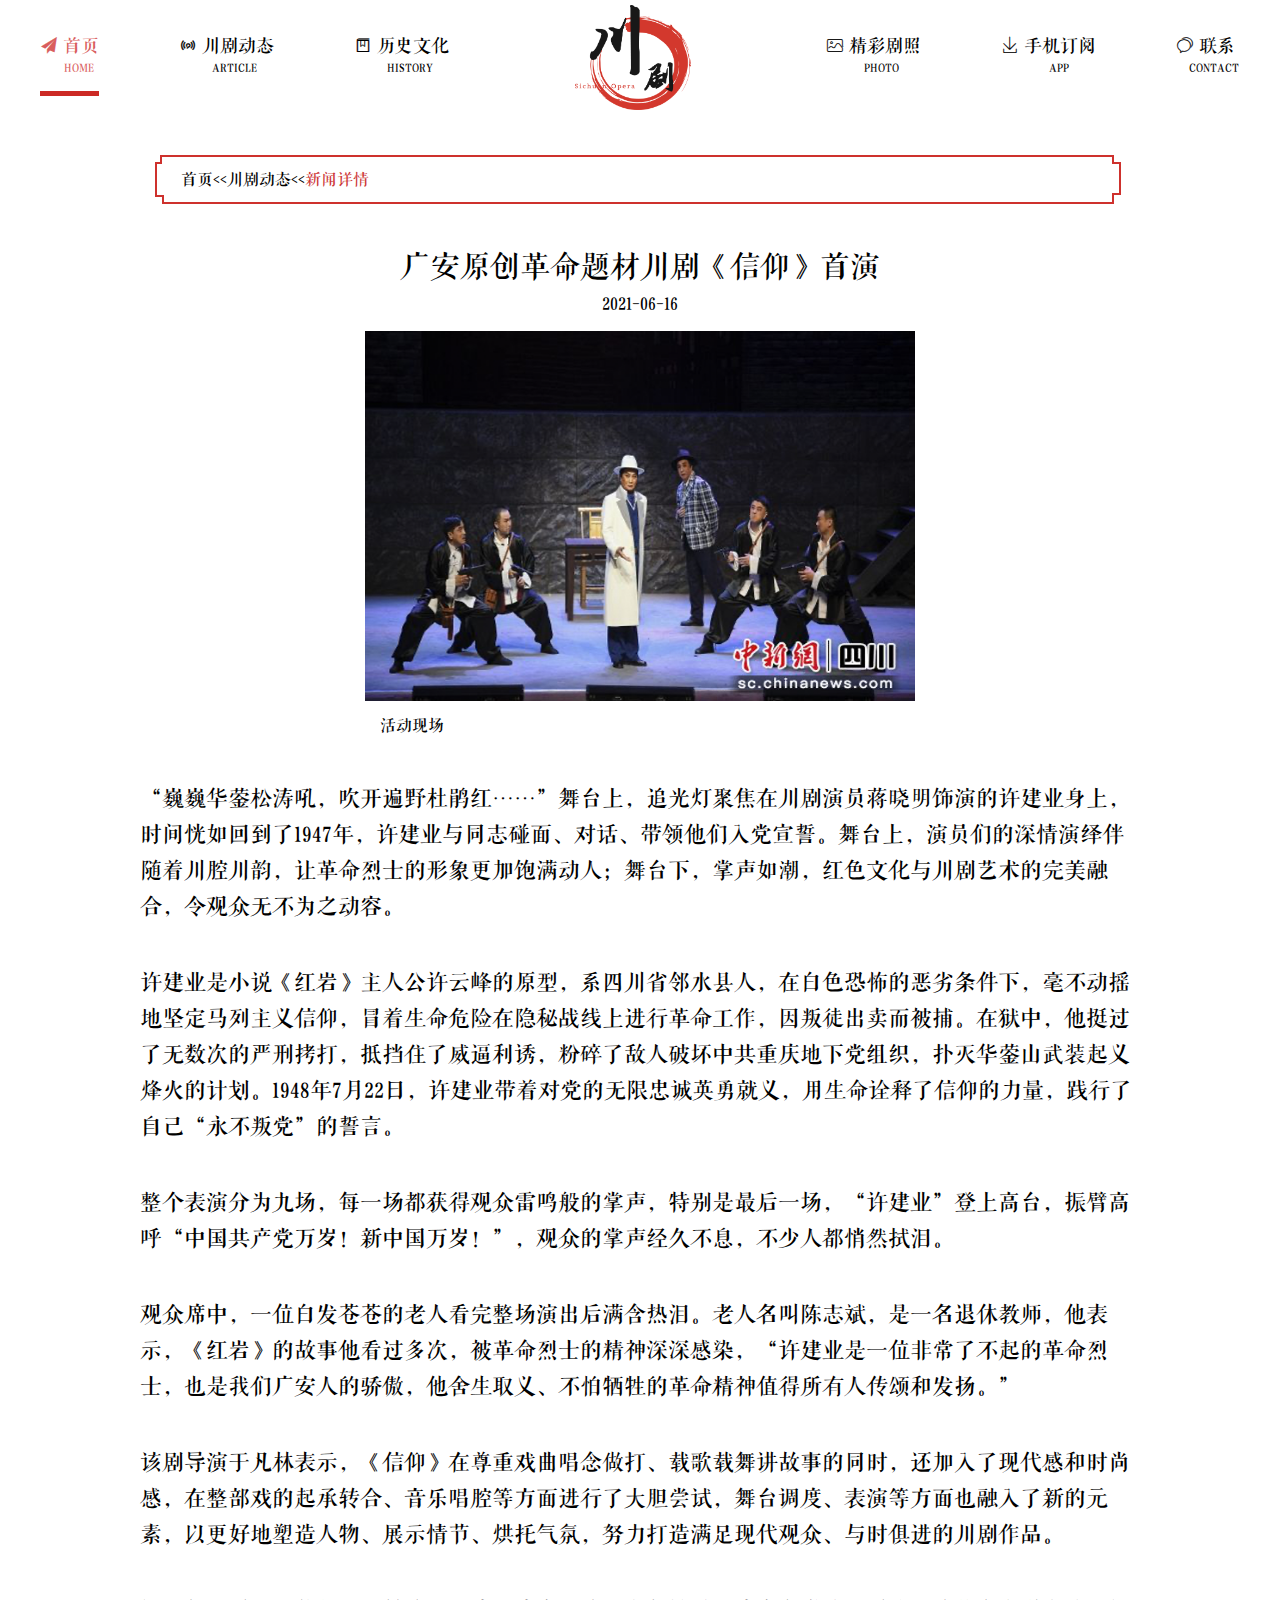
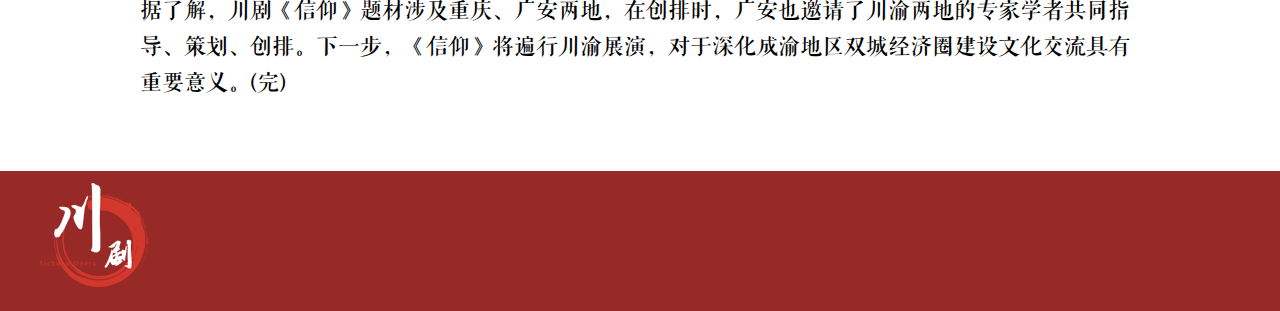
<file: html/newsThree.html>
<!DOCTYPE html>
<html lang="en">
<head>
    <meta charset="UTF-8">
    <meta http-equiv="X-UA-Compatible" content="IE=edge">
    <meta name="viewport" content="width=device-width, initial-scale=1.0">
    <title>新闻详情-1</title>
    <link rel="stylesheet" href="../css/common.css" />
    <link rel="stylesheet" href="../css/newsThree.css" />
    <link rel="shortcut icon" href="../favicon.ico" />
</head>
<body>
    <div class="w">
        <!-- 头部导航栏 -->
<div class="header">
    <ul class="header-ul">
      <!-- 首页 -->
      <a href="../index.html">
        <li class="header-li bianse">
          <ul>
            <li class="header-li-first">
              <i class="iconfont">&#xe606;</i>&nbsp;首页
            </li>
            <li class="header-li-sencod header-li-sencod-a">HOME</li>
            <li class="header-li-third bianchang"></li>
          </ul>
        </li>
      </a>
      <!-- 动态 -->
      <a href="../html/dynamic.html">
        <li class="header-li header-li-two">
          <ul>
            <li class="header-li-first">
              <i class="iconfont">&#xe7c2;</i>&nbsp;川剧动态
            </li>
            <li class="header-li-sencod header-li-sencod-b">ARTICLE</li>
            <li class="header-li-third"></li>
          </ul>
        </li>
      </a>
      <!-- 历史文化 -->
      <a href="../html/history.html">
        <li class="header-li">
          <ul>
            <li class="header-li-first">
              <i class="iconfont">&#xe62d;</i>&nbsp;历史文化
            </li>
            <li class="header-li-sencod header-li-sencod-c">HISTORY</li>
            <li class="header-li-third"></li>
          </ul>
        </li>
      </a>
      <!-- 中间的logo部分 -->
      <li class="header-li header-logo">
        <a href="../index.html"><img src="../material/3.homePage/1、daohang/logo.png" alt="" /></a>
      </li>
      <!-- 精彩剧照 -->
      <a href="../html/stagePhoto.html">
        <li class="header-li">
          <ul>
            <li class="header-li-first">
              <i class="iconfont">&#xe63e;</i>&nbsp;精彩剧照
            </li>
            <li class="header-li-sencod header-li-sencod-e">PHOTO</li>
            <li class="header-li-third"></li>
          </ul>
        </li>
      </a>
      <!-- 手机订阅  -->
      <a href="../html/subscription.html">
        <li class="header-li header-li-two">
          <ul>
            <li class="header-li-first">
              <i class="iconfont">&#xe668;</i>&nbsp;手机订阅
            </li>
            <li class="header-li-sencod header-li-sencod-f">APP</li>
            <li class="header-li-third"></li>
          </ul>
        </li>
      </a>
      <!-- 联系 -->
      <a href="../html/relation.html">
        <li class="header-li">
          <ul>
            <li class="header-li-first">
              <i class="iconfont">&#xe607;</i>&nbsp;联系
            </li>
            <li class="header-li-sencod header-li-sencod-g">CONTACT</li>
            <li class="header-li-third"></li>
          </ul>
        </li>
      </a>
    </ul>
  </div>
  
         <!-- 头部导航条 -->
         <div class="daohang">
            <div class="daohang-pic">
                <a href="../index.html">首页</a>&lt;&lt;<a href="./dynamic.html">川剧动态</a>&lt;&lt;<a href="./newsThree.html">新闻详情</a>
            </div>
        </div>

  <div class="title"><p>广安原创革命题材川剧《信仰》首演 </p>
<p>2021-06-16 </p></div>

<div class="pic"><img src="../material/9.singleNews-one/xiangqinye3.png" alt=""></div>
<div class="name"><p>活动现场</p></div>
<div class="content">
    <p>“巍巍华蓥松涛吼，吹开遍野杜鹃红……”舞台上，追光灯聚焦在川剧演员蒋晓明饰演的许建业身上，时间恍如回到了1947年，许建业与同志碰面、对话、带领他们入党宣誓。舞台上，演员们的深情演绎伴随着川腔川韵，让革命烈士的形象更加饱满动人；舞台下，掌声如潮，红色文化与川剧艺术的完美融合，令观众无不为之动容。</p>
    <p>许建业是小说《红岩》主人公许云峰的原型，系四川省邻水县人，在白色恐怖的恶劣条件下，毫不动摇地坚定马列主义信仰，冒着生命危险在隐秘战线上进行革命工作，因叛徒出卖而被捕。在狱中，他挺过了无数次的严刑拷打，抵挡住了威逼利诱，粉碎了敌人破坏中共重庆地下党组织，扑灭华蓥山武装起义烽火的计划。1948年7月22日，许建业带着对党的无限忠诚英勇就义，用生命诠释了信仰的力量，践行了自己“永不叛党”的誓言。</p>
    <p>整个表演分为九场，每一场都获得观众雷鸣般的掌声，特别是最后一场，“许建业”登上高台，振臂高呼“中国共产党万岁！新中国万岁！”，观众的掌声经久不息，不少人都悄然拭泪。</p>
    <p>观众席中，一位白发苍苍的老人看完整场演出后满含热泪。老人名叫陈志斌，是一名退休教师，他表示，《红岩》的故事他看过多次，被革命烈士的精神深深感染，“许建业是一位非常了不起的革命烈士，也是我们广安人的骄傲，他舍生取义、不怕牺牲的革命精神值得所有人传颂和发扬。”</p>
    <p>该剧导演于凡林表示，《信仰》在尊重戏曲唱念做打、载歌载舞讲故事的同时，还加入了现代感和时尚感，在整部戏的起承转合、音乐唱腔等方面进行了大胆尝试，舞台调度、表演等方面也融入了新的元素，以更好地塑造人物、展示情节、烘托气氛，努力打造满足现代观众、与时俱进的川剧作品。</p>
    <p>据了解，川剧《信仰》题材涉及重庆、广安两地，在创排时，广安也邀请了川渝两地的专家学者共同指导、策划、创排。下一步，《信仰》将遍行川渝展演，对于深化成渝地区双城经济圈建设文化交流具有重要意义。(完)</p>
</div>
  <!-- 底部 -->
  <div class="footer">
    <div class="footer-w">
      <div class="footer-w-logo">
        <img src="../material/3.homePage/8、footer/logo2.png" alt="" />
      </div>
      
    </div>
  </div>
  
    </div>
</body>
</html>
</file>
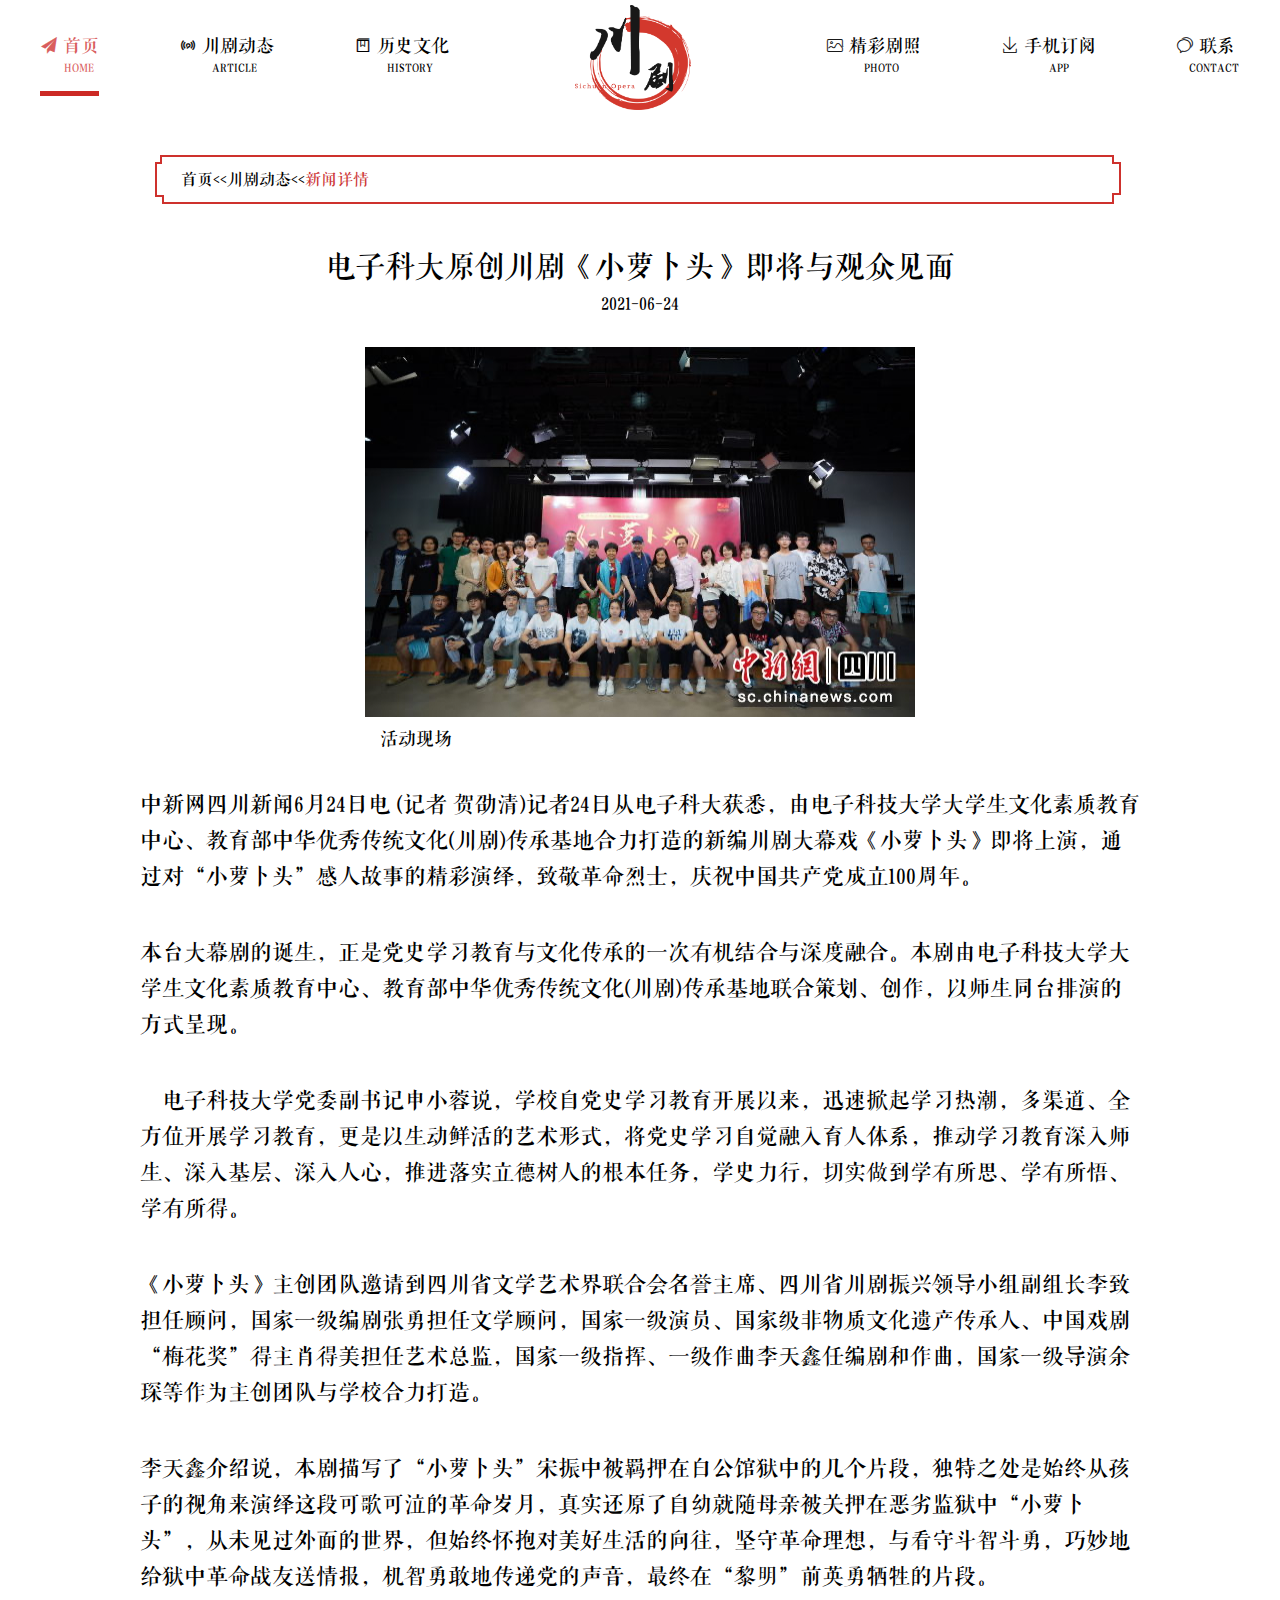
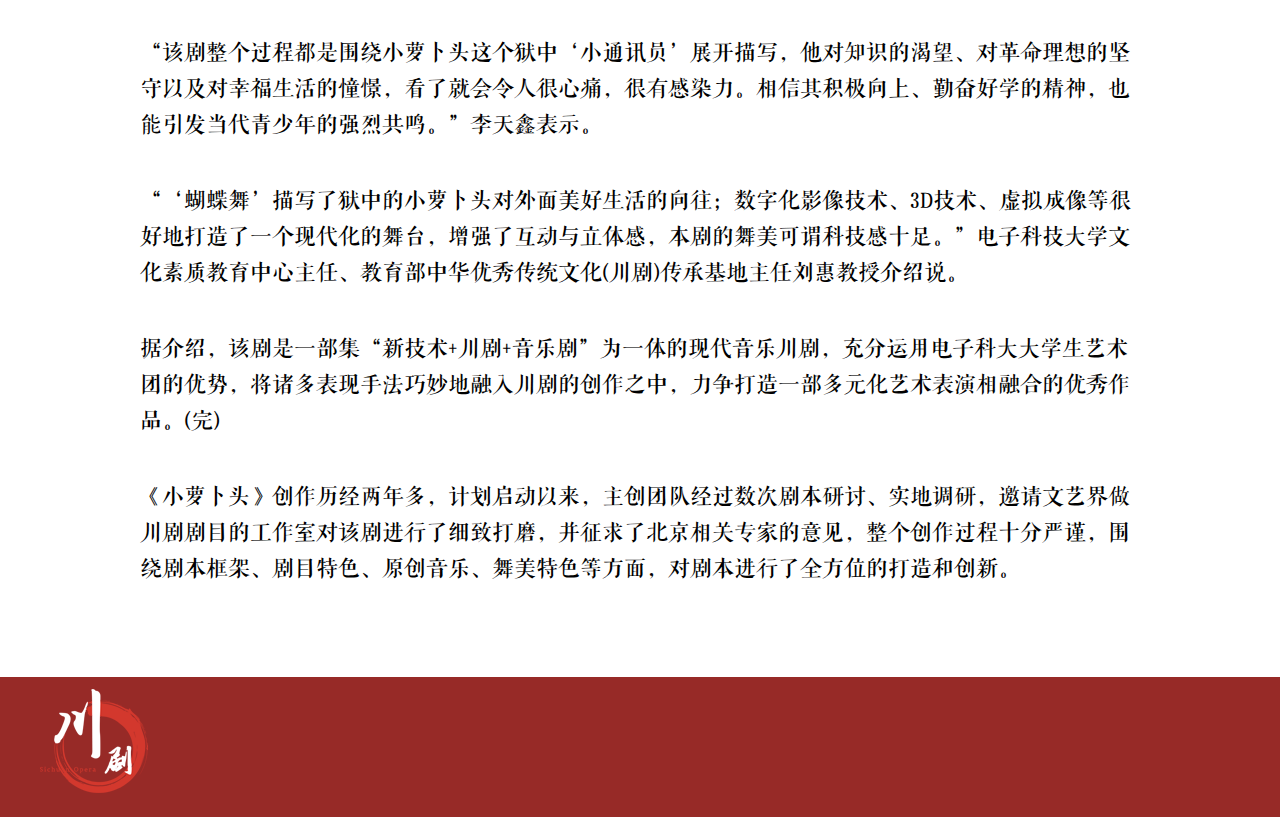
<file: html/newsTwo.html>
<!DOCTYPE html>
<html lang="en">
<head>
    <meta charset="UTF-8">
    <meta http-equiv="X-UA-Compatible" content="IE=edge">
    <meta name="viewport" content="width=device-width, initial-scale=1.0">
    <title>新闻详情-1</title>
    <link rel="stylesheet" href="../css/common.css" />
    <link rel="stylesheet" href="../css/newsTwo.css" />
    <link rel="shortcut icon" href="../favicon.ico" />
</head>
<body>
    <div class="w">
        <!-- 头部导航栏 -->
<div class="header">
    <ul class="header-ul">
      <!-- 首页 -->
      <a href="../index.html">
        <li class="header-li bianse">
          <ul>
            <li class="header-li-first">
              <i class="iconfont">&#xe606;</i>&nbsp;首页
            </li>
            <li class="header-li-sencod header-li-sencod-a">HOME</li>
            <li class="header-li-third bianchang"></li>
          </ul>
        </li>
      </a>
      <!-- 动态 -->
      <a href="../html/dynamic.html">
        <li class="header-li header-li-two">
          <ul>
            <li class="header-li-first">
              <i class="iconfont">&#xe7c2;</i>&nbsp;川剧动态
            </li>
            <li class="header-li-sencod header-li-sencod-b">ARTICLE</li>
            <li class="header-li-third"></li>
          </ul>
        </li>
      </a>
      <!-- 历史文化 -->
      <a href="../html/history.html">
        <li class="header-li">
          <ul>
            <li class="header-li-first">
              <i class="iconfont">&#xe62d;</i>&nbsp;历史文化
            </li>
            <li class="header-li-sencod header-li-sencod-c">HISTORY</li>
            <li class="header-li-third"></li>
          </ul>
        </li>
      </a>
      <!-- 中间的logo部分 -->
      <li class="header-li header-logo">
        <a href="../index.html"><img src="../material/3.homePage/1、daohang/logo.png" alt="" /></a>
      </li>
      <!-- 精彩剧照 -->
      <a href="../html/stagePhoto.html">
        <li class="header-li">
          <ul>
            <li class="header-li-first">
              <i class="iconfont">&#xe63e;</i>&nbsp;精彩剧照
            </li>
            <li class="header-li-sencod header-li-sencod-e">PHOTO</li>
            <li class="header-li-third"></li>
          </ul>
        </li>
      </a>
      <!-- 手机订阅  -->
      <a href="../html/subscription.html">
        <li class="header-li header-li-two">
          <ul>
            <li class="header-li-first">
              <i class="iconfont">&#xe668;</i>&nbsp;手机订阅
            </li>
            <li class="header-li-sencod header-li-sencod-f">APP</li>
            <li class="header-li-third"></li>
          </ul>
        </li>
      </a>
      <!-- 联系 -->
      <a href="../html/relation.html">
        <li class="header-li">
          <ul>
            <li class="header-li-first">
              <i class="iconfont">&#xe607;</i>&nbsp;联系
            </li>
            <li class="header-li-sencod header-li-sencod-g">CONTACT</li>
            <li class="header-li-third"></li>
          </ul>
        </li>
      </a>
    </ul>
  </div>
           <!-- 头部导航条 -->
           <div class="daohang">
            <div class="daohang-pic">
                <a href="../index.html">首页</a>&lt;&lt;<a href="./dynamic.html">川剧动态</a>&lt;&lt;<a href="./newsTwo.html">新闻详情</a>
            </div>
        </div>

  <div class="title"><p>电子科大原创川剧《小萝卜头》即将与观众见面</p>
<p>2021-06-24</p></div>

<div class="pic"><img src="../material/9.singleNews-one/xiangqianye2.png" alt=""></div>
<div class="name"><p>活动现场</p></div>
<div class="content">
    <p>中新网四川新闻6月24日电 (记者 贺劭清)记者24日从电子科大获悉，由电子科技大学大学生文化素质教育中心、教育部中华优秀传统文化(川剧)传承基地合力打造的新编川剧大幕戏《小萝卜头》即将上演，通过对“小萝卜头”感人故事的精彩演绎，致敬革命烈士，庆祝中国共产党成立100周年。</p>
    <p>本台大幕剧的诞生，正是党史学习教育与文化传承的一次有机结合与深度融合。本剧由电子科技大学大学生文化素质教育中心、教育部中华优秀传统文化(川剧)传承基地联合策划、创作，以师生同台排演的方式呈现。</p>
    <p>　电子科技大学党委副书记申小蓉说，学校自党史学习教育开展以来，迅速掀起学习热潮，多渠道、全方位开展学习教育，更是以生动鲜活的艺术形式，将党史学习自觉融入育人体系，推动学习教育深入师生、深入基层、深入人心，推进落实立德树人的根本任务，学史力行，切实做到学有所思、学有所悟、学有所得。</p>
    <p>《小萝卜头》主创团队邀请到四川省文学艺术界联合会名誉主席、四川省川剧振兴领导小组副组长李致担任顾问，国家一级编剧张勇担任文学顾问，国家一级演员、国家级非物质文化遗产传承人、中国戏剧“梅花奖”得主肖得美担任艺术总监，国家一级指挥、一级作曲李天鑫任编剧和作曲，国家一级导演余琛等作为主创团队与学校合力打造。</p>
    <p>李天鑫介绍说，本剧描写了“小萝卜头”宋振中被羁押在白公馆狱中的几个片段，独特之处是始终从孩子的视角来演绎这段可歌可泣的革命岁月，真实还原了自幼就随母亲被关押在恶劣监狱中“小萝卜头”，从未见过外面的世界，但始终怀抱对美好生活的向往，坚守革命理想，与看守斗智斗勇，巧妙地给狱中革命战友送情报，机智勇敢地传递党的声音，最终在“黎明”前英勇牺牲的片段。</p>
    <p>“该剧整个过程都是围绕小萝卜头这个狱中‘小通讯员’展开描写，他对知识的渴望、对革命理想的坚守以及对幸福生活的憧憬，看了就会令人很心痛，很有感染力。相信其积极向上、勤奋好学的精神，也能引发当代青少年的强烈共鸣。”李天鑫表示。</p>
    <p>“‘蝴蝶舞’描写了狱中的小萝卜头对外面美好生活的向往；数字化影像技术、3D技术、虚拟成像等很好地打造了一个现代化的舞台，增强了互动与立体感，本剧的舞美可谓科技感十足。”电子科技大学文化素质教育中心主任、教育部中华优秀传统文化(川剧)传承基地主任刘惠教授介绍说。</p>
    <p>据介绍，该剧是一部集“新技术+川剧+音乐剧”为一体的现代音乐川剧，充分运用电子科大大学生艺术团的优势，将诸多表现手法巧妙地融入川剧的创作之中，力争打造一部多元化艺术表演相融合的优秀作品。(完)</p>
    <p>《小萝卜头》创作历经两年多，计划启动以来，主创团队经过数次剧本研讨、实地调研，邀请文艺界做川剧剧目的工作室对该剧进行了细致打磨，并征求了北京相关专家的意见，整个创作过程十分严谨，围绕剧本框架、剧目特色、原创音乐、舞美特色等方面，对剧本进行了全方位的打造和创新。</p>
</div>
  <!-- 底部 -->
  <div class="footer">
    <div class="footer-w">
      <div class="footer-w-logo">
        <img src="../material/3.homePage/8、footer/logo2.png" alt="" />
      </div>
    
    </div>
  </div>
  
    </div>
</body>
</html>
</file>
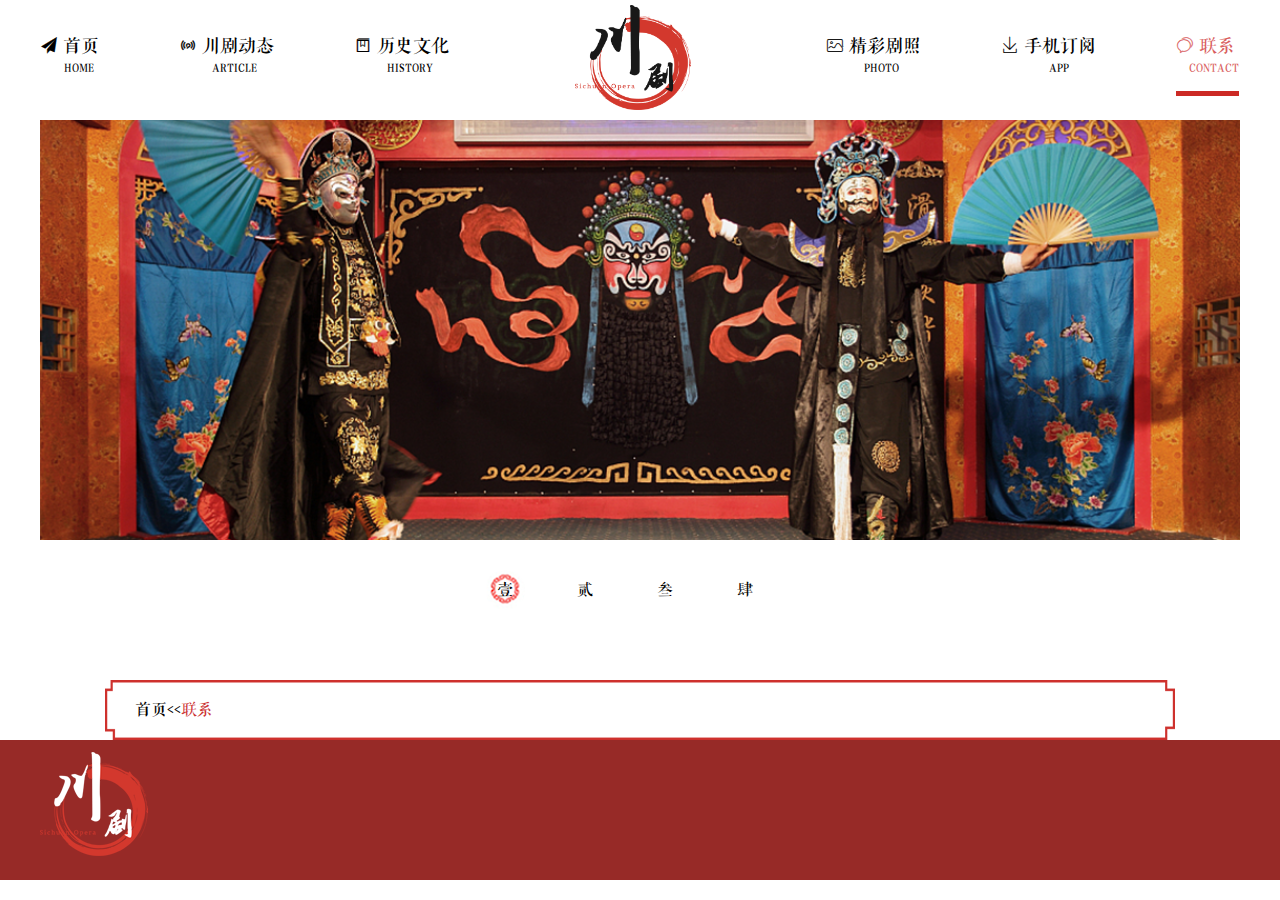
<file: html/relation.html>
<!DOCTYPE html>
<html lang="en">
<head>
    <meta charset="UTF-8">
    <meta http-equiv="X-UA-Compatible" content="IE=edge">
    <meta name="viewport" content="width=device-width, initial-scale=1.0">
    <title>联系</title>
    <link rel="stylesheet" href="../css/common.css">
    <link rel="stylesheet" href="../css/relation.css" />
    <link rel="shortcut icon" href="../favicon.ico" />
</head>
<body>
    <div class="w">
        <!-- 头部导航栏 -->
<div class="header">
    <ul class="header-ul">
      <!-- 首页 -->
      <a href="../index.html">
        <li class="header-li">
          <ul>
            <li class="header-li-first">
              <i class="iconfont">&#xe606;</i>&nbsp;首页
            </li>
            <li class="header-li-sencod header-li-sencod-a">HOME</li>
            <li class="header-li-third"></li>
          </ul>
        </li>
      </a>
      <!-- 动态 -->
      <a href="../html/dynamic.html">
        <li class="header-li header-li-two">
          <ul>
            <li class="header-li-first">
              <i class="iconfont">&#xe7c2;</i>&nbsp;川剧动态
            </li>
            <li class="header-li-sencod header-li-sencod-b">ARTICLE</li>
            <li class="header-li-third"></li>
          </ul>
        </li>
      </a>
      <!-- 历史文化 -->
      <a href="../html/history.html">
        <li class="header-li">
          <ul>
            <li class="header-li-first">
              <i class="iconfont">&#xe62d;</i>&nbsp;历史文化
            </li>
            <li class="header-li-sencod header-li-sencod-c">HISTORY</li>
            <li class="header-li-third"></li>
          </ul>
        </li>
      </a>
      <!-- 中间的logo部分 -->
      <li class="header-li header-logo">
        <a href="../index.html"><img src="../material/3.homePage/1、daohang/logo.png" alt="" /></a>
      </li>
      <!-- 精彩剧照 -->
      <a href="../html/stagePhoto.html">
        <li class="header-li">
          <ul>
            <li class="header-li-first">
              <i class="iconfont">&#xe63e;</i>&nbsp;精彩剧照
            </li>
            <li class="header-li-sencod header-li-sencod-e">PHOTO</li>
            <li class="header-li-third"></li>
          </ul>
        </li>
      </a>
      <!-- 手机订阅  -->
      <a href="../html/subscription.html">
        <li class="header-li header-li-two">
          <ul>
            <li class="header-li-first">
              <i class="iconfont">&#xe668;</i>&nbsp;手机订阅
            </li>
            <li class="header-li-sencod header-li-sencod-f">APP</li>
            <li class="header-li-third"></li>
          </ul>
        </li>
      </a>
      <!-- 联系 -->
      <a href="../html/relation.html">
        <li class="header-li bianse">
          <ul>
            <li class="header-li-first">
              <i class="iconfont">&#xe607;</i>&nbsp;联系
            </li>
            <li class="header-li-sencod header-li-sencod-g">CONTACT</li>
            <li class="header-li-third bianchang"></li>
          </ul>
        </li>
      </a>
    </ul>
  </div>
  
  <!-- 轮播图 -->
  <div class="lunbotu">
        <!-- 首先需要一个大的盒子 -->
        <div class="focus">
          <!-- 左右两个按钮 -->
          <a href="javascript:;" class="arrow-l">></a>
          <a href="javascript:;" class="arrow-r">1</a>
          <!-- 放图片的盒子 -->
          <ul class="theul">
            <li>
              <a href="javascript:;"><img src="../material/4.history/2、banner/phote2.png" alt="" /></a>
            </li>
            <li>
              <a href="javascript:;"><img src="../material/7.lianxi/2、banner/photo3.png" alt="" /></a>
            </li>
            <li>
              <a href="javascript:;"><img src="../material/7.lianxi/2、banner/phote1.png" alt="" /></a>
            </li>
            <li>
              <a href="javascript:;"><img src="../material/7.lianxi/2、banner/photo4.png" alt="" /></a>
            </li>
          </ul>
          <!-- 放图片下面小圆点的盒子 -->
          <ol class="circle">
          </ol>
        </div>
    </div>
    <div class="dynamic-pic">
      <div class="dynamic-pic-img"><a class="shouye" href="../index.html">首页</a>&lt;&lt;<a href="../html/relation.html" class="dongtai">联系</a></div>
  </div>

  </div>

  <!-- 联系方式 -->
  
  <!-- 底部 -->
  <div class="footer">
    <div class="footer-w">
      <div class="footer-w-logo">
        <img src="../material/3.homePage/8、footer/logo2.png" alt="" />
      </div>
      <div class="dddd"></div>
      
    </div>
  </div>
  
    </div>
    <script src="../js/dynamic.js"></script>
</body>
</html>
</file>
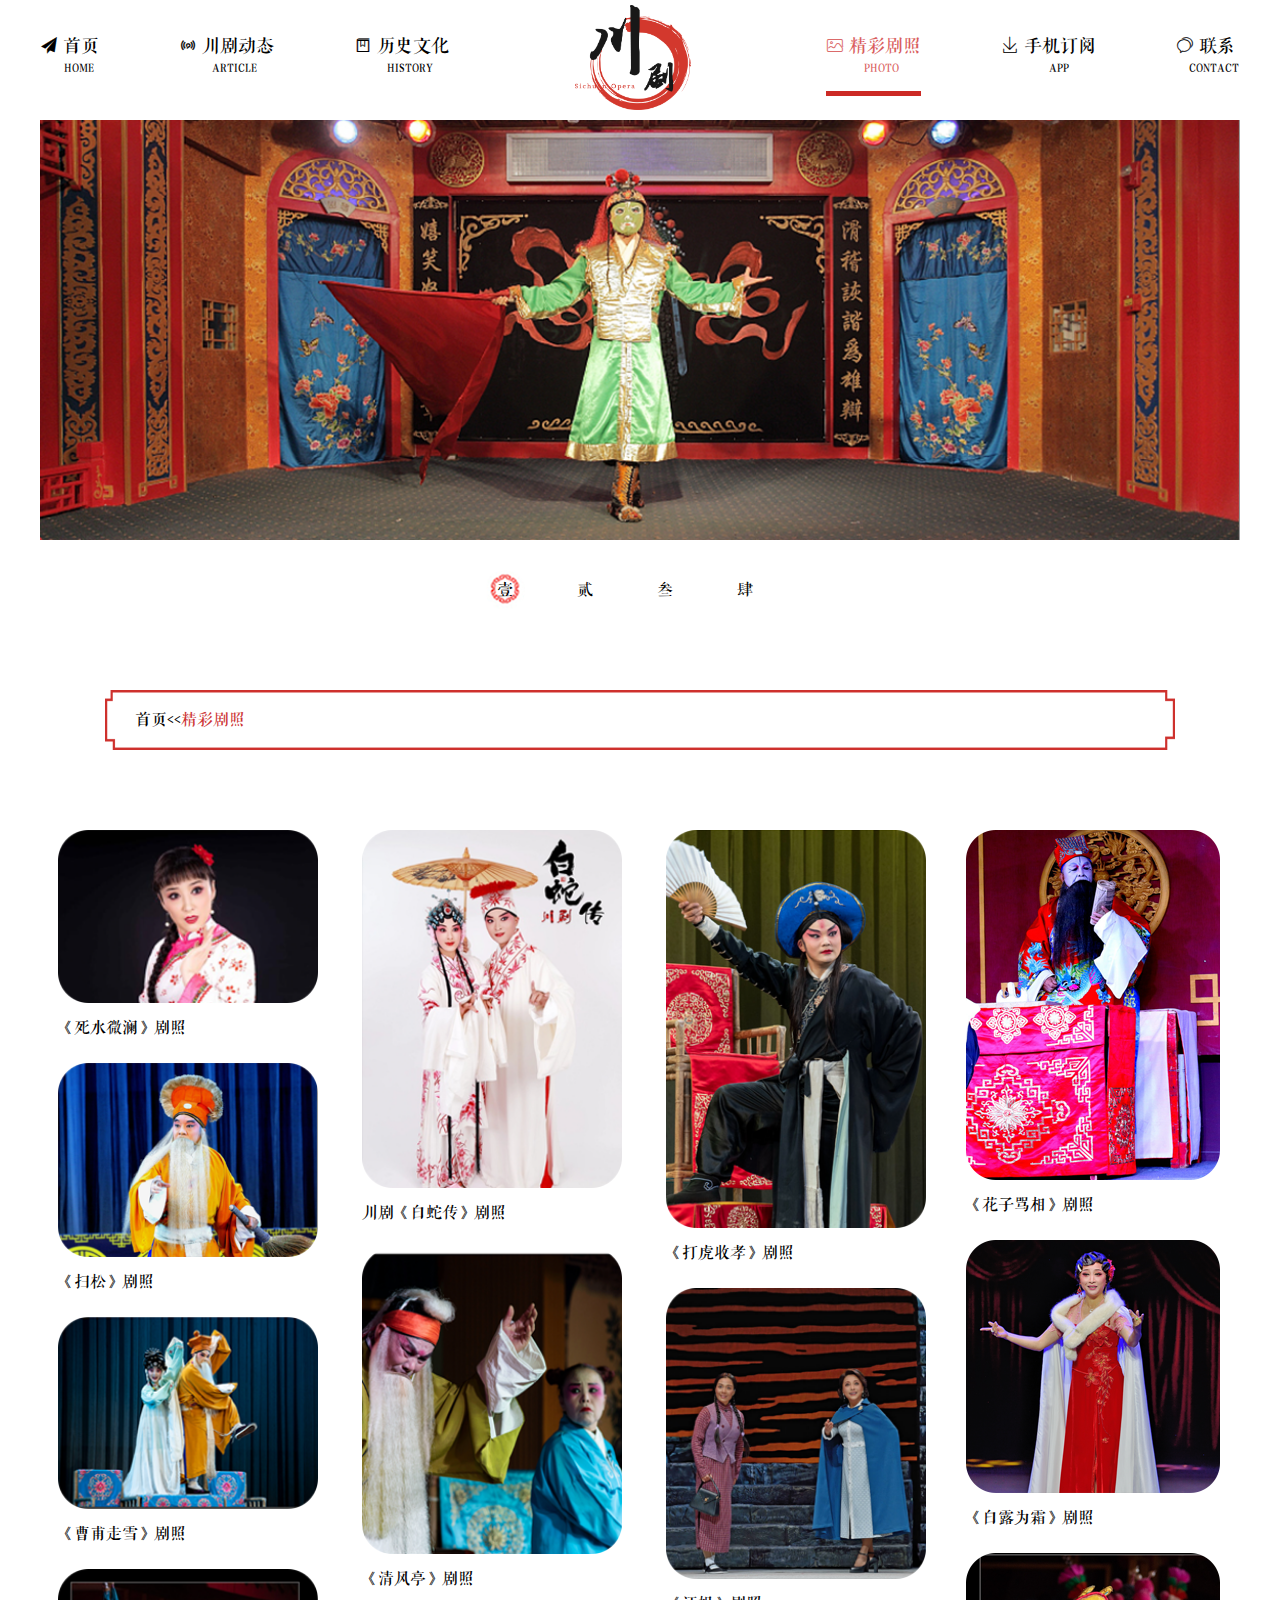
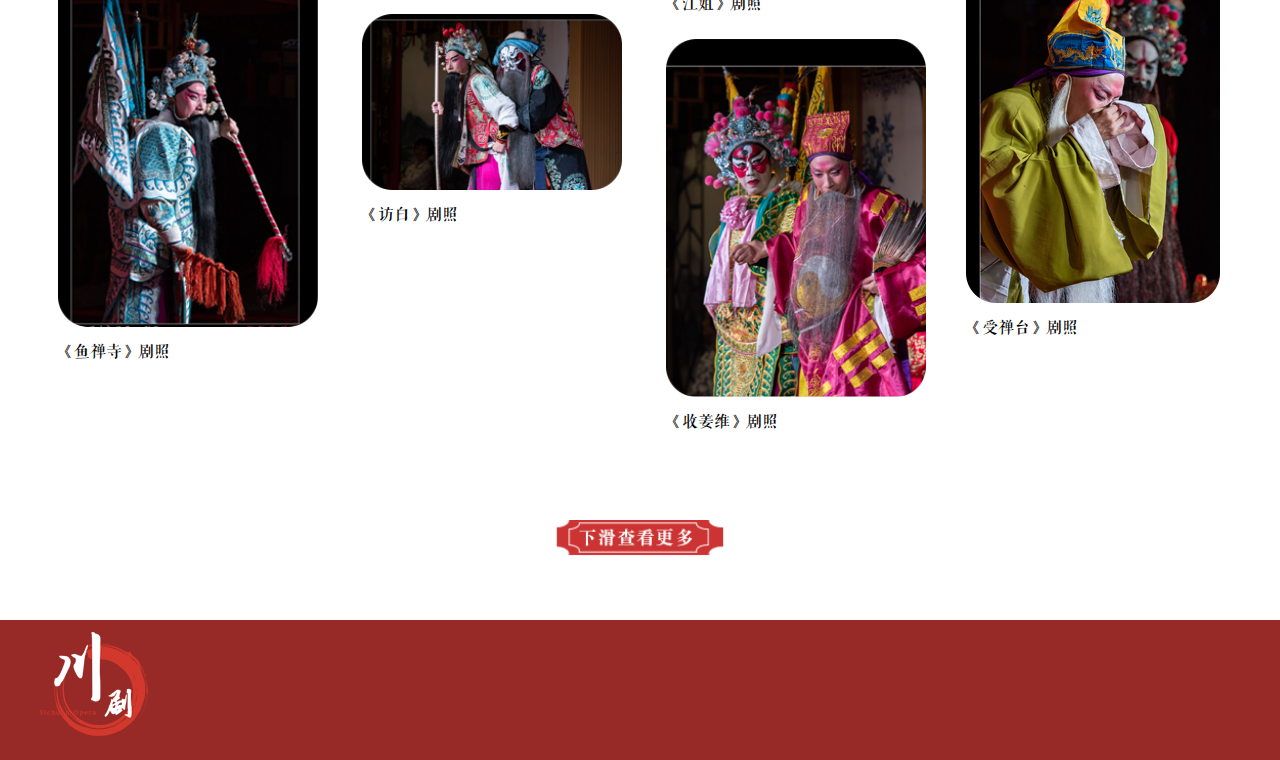
<file: html/stagePhoto.html>
<!DOCTYPE html>
<html lang="en">

<head>
  <meta charset="UTF-8">
  <meta http-equiv="X-UA-Compatible" content="IE=edge">
  <meta name="viewport" content="width=device-width, initial-scale=1.0">
  <title>精彩剧照</title>
  <link rel="stylesheet" href="../css/common.css" />
  <link rel="stylesheet" href="../css/stagePhoto.css">
  <link rel="shortcut icon" href="../favicon.ico" />
</head>

<body>
  <div class="w">
    <!-- 头部导航栏 -->
    <div class="header">
      <ul class="header-ul">
        <!-- 首页 -->
        <a href="../index.html">
          <li class="header-li">
            <ul>
              <li class="header-li-first">
                <i class="iconfont">&#xe606;</i>&nbsp;首页
              </li>
              <li class="header-li-sencod header-li-sencod-a">HOME</li>
              <li class="header-li-third"></li>
            </ul>
          </li>
        </a>
        <!-- 动态 -->
        <a href="../html/dynamic.html">
          <li class="header-li header-li-two">
            <ul>
              <li class="header-li-first">
                <i class="iconfont">&#xe7c2;</i>&nbsp;川剧动态
              </li>
              <li class="header-li-sencod header-li-sencod-b">ARTICLE</li>
              <li class="header-li-third"></li>
            </ul>
          </li>
        </a>
        <!-- 历史文化 -->
        <a href="../html/history.html">
          <li class="header-li">
            <ul>
              <li class="header-li-first">
                <i class="iconfont">&#xe62d;</i>&nbsp;历史文化
              </li>
              <li class="header-li-sencod header-li-sencod-c">HISTORY</li>
              <li class="header-li-third"></li>
            </ul>
          </li>
        </a>
        <!-- 中间的logo部分 -->
        <li class="header-li header-logo">
          <a href="../index.html"><img src="../material/3.homePage/1、daohang/logo.png" alt="" /></a>
        </li>
        <!-- 精彩剧照 -->
        <a href="../html/stagePhoto.html">
          <li class="header-li  bianse">
            <ul>
              <li class="header-li-first">
                <i class="iconfont">&#xe63e;</i>&nbsp;精彩剧照
              </li>
              <li class="header-li-sencod header-li-sencod-e">PHOTO</li>
              <li class="header-li-third bianchang"></li>
            </ul>
          </li>
        </a>
        <!-- 手机订阅  -->
        <a href="../html/subscription.html">
          <li class="header-li header-li-two">
            <ul>
              <li class="header-li-first">
                <i class="iconfont">&#xe668;</i>&nbsp;手机订阅
              </li>
              <li class="header-li-sencod header-li-sencod-f">APP</li>
              <li class="header-li-third"></li>
            </ul>
          </li>
        </a>
        <!-- 联系 -->
        <a href="../html/relation.html">
          <li class="header-li">
            <ul>
              <li class="header-li-first">
                <i class="iconfont">&#xe607;</i>&nbsp;联系
              </li>
              <li class="header-li-sencod header-li-sencod-g">CONTACT</li>
              <li class="header-li-third"></li>
            </ul>
          </li>
        </a>
      </ul>
    </div>

    <!-- 轮播图 -->
    <div class="lunbotu">
      <!-- 首先需要一个大的盒子 -->
      <div class="focus">
        <!-- 左右两个按钮 -->
        <a href="javascript:;" class="arrow-l">></a>
        <a href="javascript:;" class="arrow-r">1</a>
        <!-- 放图片的盒子 -->
        <ul class="theul">
          <li>
            <a href="javascript:;"><img src="../material/5.photo/2、banner/photo3.png" alt="" /></a>
          </li>
          <li>
            <a href="javascript:;"><img src="../material/8.dongtai/2、banner/phote2.png" alt="" /></a>
          </li>
          <li>
            <a href="javascript:;"><img src="../material/8.dongtai/2、banner/photo3.png" alt="" /></a>
          </li>
          <li>
            <a href="javascript:;"><img src="../material/8.dongtai/2、banner/photo4.png" alt="" /></a>
          </li>
        </ul>
        <!-- 放图片下面小圆点的盒子 -->
        <ol class="circle">
        </ol>
      </div>
    </div>

    <div class="dynamic-pic">
      <div class="dynamic-pic-img"><a href="../index.html" class="shouye">首页</a>&lt;&lt;<a
          href="../html/stagePhoto.html" class="dongtai">精彩剧照</a></div>
    </div>
  </div>


  <!-- 精彩剧照 -->
  <div class="photo">
    <!-- 第一列 -->
    <ul class="photo-first">

      <a href="../html/showPhoto1.html">
        <li class="photo-first-one  shd"><img src="../material/5.photo/3、juzhao/1.png" alt="">
          <div class="shw"></div>
        </li>
      </a>
      <a href="../html/showPhoto1.html">
        <li class="photo-first-two">《死水微澜》剧照</li>
      </a>

      <a href="../html/2.html">
        <li class="photo-first-three shd"><img src="../material/5.photo/3、juzhao/2.png" alt="">
          <div class="shw"></div>
      </a>
      <a href="../html/2.html">
        <li class="photo-first-four">《扫松》剧照</li>
      </a>

      <a href="../html/3.html">

        <li class="photo-first-five shd"><img src="../material/5.photo/3、juzhao/3.png" alt="">
          <div class="shw"></div>
        </li>
      </a>
      <a href="../html/3.html">
        <li class="photo-first-six">《曹甫走雪》剧照</li>
      </a>

      <a href="../html/4.html">
        <li class="photo-first-seven shd"><img src="../material/5.photo/3、juzhao/4.png" alt="">
          <div class="shw"></div>
        </li>
      </a>
      <a href="../html/4.html">
        <li class="photo-first-eight">《鱼禅寺》剧照</li>
      </a>
    </ul>
    <!-- 第二列 -->
    <ul class="photo-second">
      <a href="../html/5.html">
        <li class="shd"><img src="../material/5.photo/3、juzhao/5.png" alt="">
          <div class="shw"></div>
        </li>
      </a>
      <li><a href="../html/5.html">川剧《白蛇传》剧照</a></li>


      <a href="../html/6.html">
        <li class="shd"><img src="../material/5.photo/3、juzhao/6.png" alt="">
          <div class="shw"></div>
        </li>
      </a>
      <li><a href="../html/6.html">《清风亭》剧照</a></li>


      <a href="../html/7.html">
        <li class="shd"><img src="../material/5.photo/3、juzhao/7.png" alt="">
          <div class="shw"></div>
        </li>
      </a>
      <li> <a href="../html/7.html">《访白》剧照</a></li>
    </ul>
    <!-- 第三列 -->
    <ul class="photo-third">
      <a href="../html/8.html">
        <li class="shd"><img src="../material/5.photo/3、juzhao/8.png" alt="">
          <div class="shw"></div>
        </li>
      </a>
      <li><a href="../html/8.html">《打虎收孝》剧照</a></li>


      <a href="../html/9.html">
        <li class="shd"><img src="../material/5.photo/3、juzhao/9.png" alt="">
          <div class="shw"></div>
        </li>
      </a>
      <li> <a href="../html/9.html">《江姐》剧照</a></li>


      <a href="../html/10.html">
        <li class="shd"><img src="../material/5.photo/3、juzhao/10.png" alt="">
          <div class="shw"></div>
        </li>
      </a>
      <li> <a href="../html/10.html">《收姜维》剧照</a></li>
    </ul>
    <!-- 第四列 -->
    <ul class="photo-fourth">
      <a href="../html/11.html">
        <li class="shd"><img src="../material/5.photo/3、juzhao/11.png" alt="">
          <div class="shw"></div>
        </li>
      </a>

      <li><a href="../html/11.html">《花子骂相》剧照</a></li>
      <a href="../html/12.html">
        <li class="shd"><img src="../material/5.photo/3、juzhao/12.png" alt="">
          <div class="shw"></div>
        </li>
      </a>

      <li> <a href="../html/11.html">《白露为霜》剧照</a></li>
      <a href="../html/13.html">
        <li class="shd"><img src="../material/5.photo/3、juzhao/13.png" alt="">
          <div class="shw"></div>
        </li>
      </a>

      <li> <a href="../html/13.html">《受禅台》剧照</a></li>

    </ul>
  </div>

  <div class="more">
    <div class="more-pic"><img src="../material/5.photo/3、juzhao/chakangengduo.png" alt=""></div>
  </div>

  <!-- 底部 -->
  <div class="footer">
    <div class="footer-w">
      <div class="footer-w-logo">
        <img src="../material/3.homePage/8、footer/logo2.png" alt="" />
      </div>
      <div class="dddd"></div>
      
    </div>
  </div>

  </div>
</body>
<script src="../js/dynamic.js"></script>

</html>
</file>
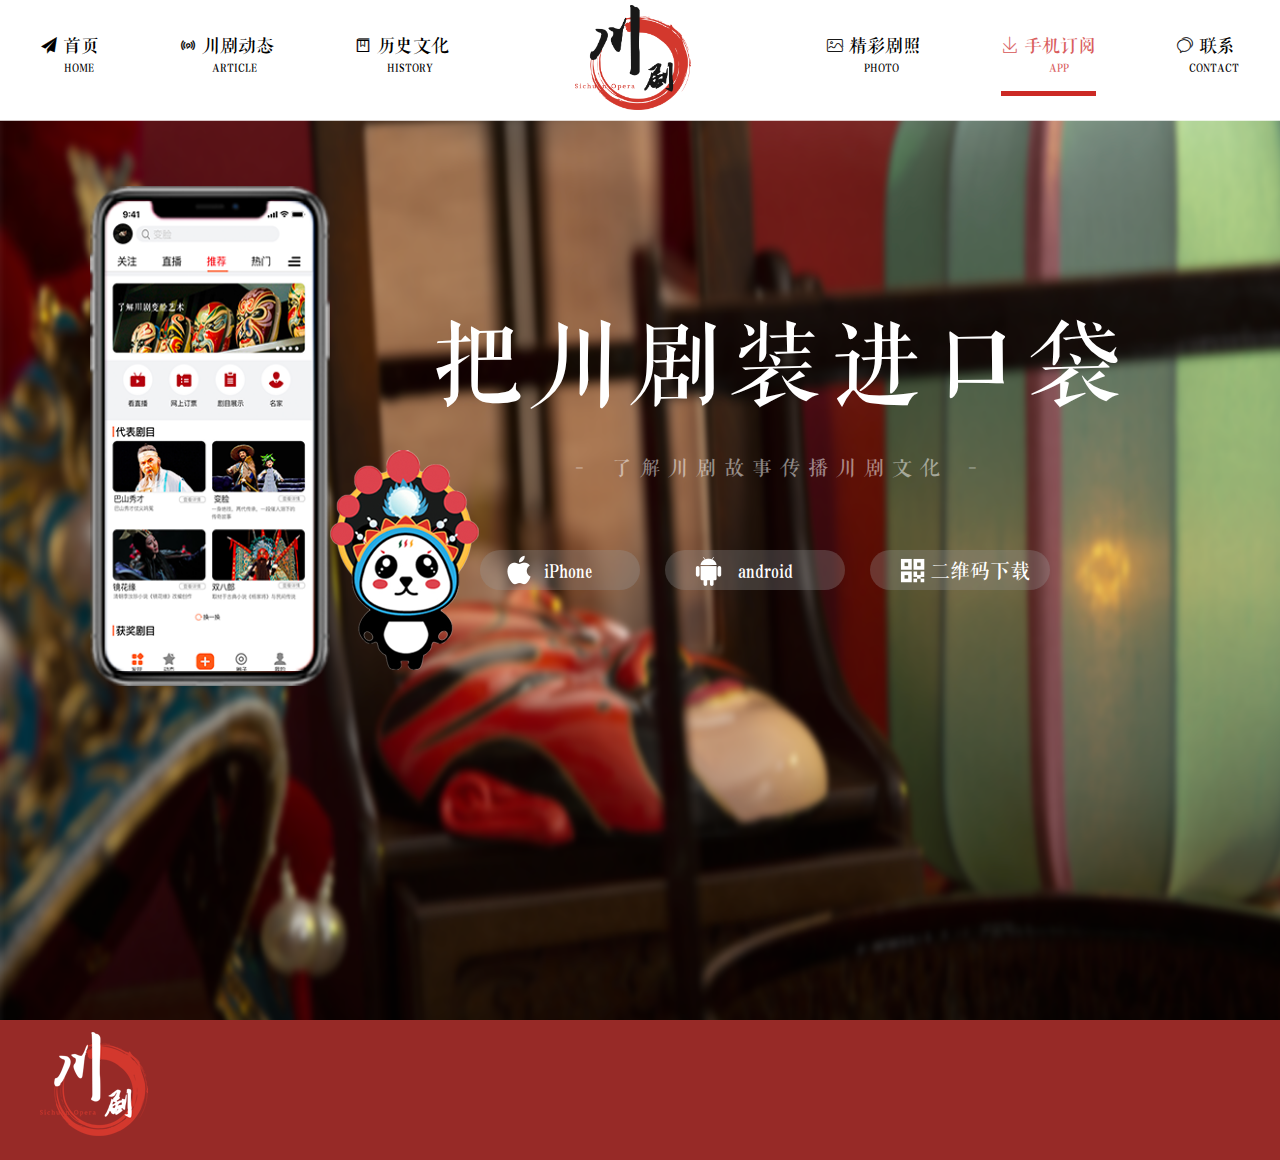
<file: html/subscription.html>
<!DOCTYPE html>
<html lang="en">
<head>
    <meta charset="UTF-8">
    <meta http-equiv="X-UA-Compatible" content="IE=edge">
    <meta name="viewport" content="width=device-width, initial-scale=1.0 maximum-scale=1.0, user-scalable=0">
    <title>手机订阅</title>
    <link rel="stylesheet" href="../css/common.css" />
    <link rel="stylesheet" href="../css/subscription.css">
    <link rel="shortcut icon" href="../favicon.ico" />
</head>
<body>
    <div class="w">
        <!-- 头部导航栏 -->
<div class="header">
    <ul class="header-ul">
      <!-- 首页 -->
      <a href="../index.html">
        <li class="header-li">
          <ul>
            <li class="header-li-first">
              <i class="iconfont">&#xe606;</i>&nbsp;首页
            </li>
            <li class="header-li-sencod header-li-sencod-a">HOME</li>
            <li class="header-li-third"></li>
          </ul>
        </li>
      </a>
      <!-- 动态 -->
      <a href="../html/dynamic.html">
        <li class="header-li header-li-two">
          <ul>
            <li class="header-li-first">
              <i class="iconfont">&#xe7c2;</i>&nbsp;川剧动态
            </li>
            <li class="header-li-sencod header-li-sencod-b">ARTICLE</li>
            <li class="header-li-third"></li>
          </ul>
        </li>
      </a>
      <!-- 历史文化 -->
      <a href="../html/history.html">
        <li class="header-li">
          <ul>
            <li class="header-li-first">
              <i class="iconfont">&#xe62d;</i>&nbsp;历史文化
            </li>
            <li class="header-li-sencod header-li-sencod-c">HISTORY</li>
            <li class="header-li-third"></li>
          </ul>
        </li>
      </a>
      <!-- 中间的logo部分 -->
      <li class="header-li header-logo">
       <a href="../index.html"> <img src="../material/3.homePage/1、daohang/logo.png" alt="" /></a>
      </li>
      <!-- 精彩剧照 -->
      <a href="../html/stagePhoto.html">
        <li class="header-li">
          <ul>
            <li class="header-li-first">
              <i class="iconfont">&#xe63e;</i>&nbsp;精彩剧照
            </li>
            <li class="header-li-sencod header-li-sencod-e">PHOTO</li>
            <li class="header-li-third"></li>
          </ul>
        </li>
      </a>
      <!-- 手机订阅  -->
      <a href="../html/subscription.html">
        <li class="header-li header-li-two  bianse">
          <ul>
            <li class="header-li-first">
              <i class="iconfont">&#xe668;</i>&nbsp;手机订阅
            </li>
            <li class="header-li-sencod header-li-sencod-f">APP</li>
            <li class="header-li-third bianchang"></li>
          </ul>
        </li>
      </a>
      <!-- 联系 -->
      <a href="../html/relation.html">
        <li class="header-li">
          <ul>
            <li class="header-li-first">
              <i class="iconfont">&#xe607;</i>&nbsp;联系
            </li>
            <li class="header-li-sencod header-li-sencod-g">CONTACT</li>
            <li class="header-li-third"></li>
          </ul>
        </li>
      </a>
    </ul>
  </div>
  
  <!-- 中间的整体部分 -->
  <div class="bigBox">
    <div class="smallBox">
      <div class="ip"><img src="../material/6.shoujidingyue/ip.png" alt=""></div>
      <div class="phone"><img src="../material/6.shoujidingyue/xiazai/shouji.png" alt=""></div>
      <di class="content">
        <p class="p-one">把川剧装进口袋</p>
        <p class="p-two"><span>-</span>了解川剧故事传播川剧文化<span>-</span></p>
        <ul class="content-ul">
          <li><div class="li-pic a"><img src="../material/6.shoujidingyue/xiazai/apple.png" alt=""></div><p class="li-content o">iPhone</p></li>
          <li><div class="li-pic b"><img src="../material/6.shoujidingyue/xiazai/anzhuo-2.png" alt=""></div><p class="li-content t">android</p>	</li>
          <li class=" eee"><div class="li-pic c"><img src="../material/6.shoujidingyue/xiazai/erweima.png" alt=""></div><p class="li-content f">二维码下载</p>
          <div class="erweima"></div></li>
        </ul>
      </di>
    </div>
  </div>
  <!-- 底部 -->
  <div class="footer">
    <div class="footer-w">
      <div class="footer-w-logo">
        <img src="../material/3.homePage/8、footer/logo2.png" alt="" />
      </div>
      <div class="dddd"></div>
    
    </div>
  </div>
  
    </div>
</body>
<script>
  let btn = document.querySelector('.eee');
  let erweima = document.querySelector('.erweima');
  btn.onmouseover = function() {
    erweima.style.display = 'block';
  }
  btn.onmouseout = function() {
    erweima.style.display = 'none';
  }
</script>
</html>
</file>
<file: css/common.css>
/* 字体的引入 */
@font-face {
    font-family: song-ti;
    src: url(../material/1.fontSize/songti-regulaer.otf);
}
@font-face {
    font-family: song-ti-jian;
    src: url(../material/1.fontSize/Songti-jian.ttc);
}
@font-face {
    font-family: frangzheng;
    src: url(../material/1.fontSize/fangzheng.ttf);
}

/* 图标的引入 */
@font-face {font-family: 'iconfont';
    src: url('iconfont.eot');
    src: url('iconfont.eot?#iefix') format('embedded-opentype'),
    url('../material/2.icon/iconfont.woff') format('woff'),
    url('../material/2.icon/iconfont.ttf') format('truetype'),
    url('iconfont.svg#iconfont') format('svg');
}
.iconfont{
    font-family:"iconfont" !important;
    font-size:16px;font-style:normal;
    -webkit-font-smoothing: antialiased;
    -webkit-text-stroke-width: 0.2px;
    -moz-osx-font-smoothing: grayscale;
}
/* 公共样式的引入 */
* {
    margin: 0;
    padding: 0;
    text-decoration: none;
    list-style: none;
    box-sizing: border-box;
    font-family: frangzheng;
}
body {
    width: 100%;
}
.w {
    max-width: 1920px;
    min-width: 1200px;
    margin: 0 auto;
    width: 100%;
}

/* 头部样式 */
.header {
    width: 100%;
    height: 120px;
    background-color: rgb(255,255,255);
    cursor: pointer;
}
.header-ul {
    width: 1200px;
    height: 100%;
    margin: 0 auto;
}
.header-ul a {
    color: black;
}
.header-li {
    float: left;
    vertical-align: center;
}
.header-li img {
    width: 15px;
    height: 15px;
    vertical-align: center;
    margin-right: 5px;
}
.header-li-two {
    margin: 0 80px;
}
.header-logo {
    margin: 0 126px;
}
.header-logo img {
    width: 120px;
    height: 110px;
    padding-top: 5px;
}

.header-li-first {
    font-size: 18px;
    margin-top: 36px;
}
.header-li-first i {
    font-size: 18px;
}
.header-li-sencod {
    font-size: 12px;
    text-align: center;
    margin-top: 6px;
}
.header-li-third {
    height: 5px;
    margin-top: 16px;
}
.header-li:hover {
    color: rgb(217,93,93);
}
.header-li:hover .header-li-third {
    animation: widthbig 1s;
    background-color: rgb(204,42,37);
}
@keyframes widthbig {
    0% {
        width: 0%;
    }
    100% {
        width: 100%;
    }
}

.header-li-sencod-a {
    margin-left: 19px;
}
.header-li-sencod-b {
    margin-left: 16px;
}
.header-li-sencod-c {
    margin-left: 17px;
}
.header-li-sencod-e {
    margin-left: 16px;
}
.header-li-sencod-f {
    margin-left: 20px;
}
.header-li-sencod-g {
    margin-left: 13px;
}

.header .header-ul a .bianse {
    color: rgb(217,93,93);
}
.header-li  .bianchang {
    width: 100%;
    background-color: rgb(204,42,37);
}
/* 底部样式 */
.footer {
    width: 100%;
    height: 140px;
    background-color: rgb(151,42,39);
}
.footer-w {
    position: relative;
    width: 1200px;
    height: 100%;
    margin: 0 auto;
}
.footer-w-logo {
    position: absolute;
    top: 12px;
    left: 0;
}
.footer-w p {
    text-align: center;
    padding: 10px 0;
    font-size: 18px;
    color: #fff;
}
.dddd {
    width: 100%;
    height: 20px;
}
</file>
<file: css/dynamic.css>
/* 轮播图 */
.mask {
    /* position: relative; */
    width: 1200px;
    height: 600px;
    margin: 0 auto;
}
.focus {
    position: relative;
    width: 1200px;
    /* height: 600px; */
    height: 500px;
    overflow: hidden;
    z-index: -1;
}
.arrow-l,
.arrow-r {
    position: absolute;
    width: 10px;
    height: 10px;
    opacity:0;
}
.theul {
    position: absolute;
    width: 600%;
}
.theul li {
    float: left;
    width: 1200px;
    height: 420px;
}
.theul li img {
    width: 100%;
    height: 100%;
}
.circle {
    position: absolute;
    top: 450px;
    left: 425px;
    width: 350px;
    height: 40px;
}
.circle li {
    float: left;
    width: 40px;
    height: 40px;
    margin: 0 20px;
    line-height: 40px;
    text-align: center;
    border-radius: 50%;
    cursor: pointer;
}
.red {
    background: url(../material/8.dongtai/2、banner/huaquan.png) no-repeat;
}

.dynamic-pic {
    width: 100%;
    height: 60px;
}
.dynamic-pic-img {
    width: 1070px;
    height: 60px;
    background: url(../material/8.dongtai/2、banner/juxingkuang.png) no-repeat;
    margin: -60px auto 0;
    line-height: 60px;
    padding-left: 30px;
    background-size: 100% 100%;
    cursor: pointer;
}
.dynamic-pic-img a {
    color: #000;
    cursor: pointer;
}
.dynamic-pic-img a:nth-child(1):hover  {
    color: #cc3333;
}

.news-logo {
    width: 1200px;
    height: 340px;
    margin: 0 auto 0;
}
.news-logo-pic {
    width: 306px;
    height: 86px;
    padding-top: 140px;
    margin: -30px auto;
    cursor: pointer;
}
.news-logo-pic img {
    width: 306px;
    height: 86px;
}


.content-one {
    width: 1000px;
    height: 226px;
    border-top: 2px solid rgb(153,153,153);
    margin: 0 auto;
    text-align: justify;
}
.content-one-one {
    width: 430px;
    height: 226px;
    cursor: pointer;
}
.content-one div {
    float: left;
}
.content-one div:nth-child(1) {
    width: 430px;
    height: 226px;
}
.content-one div:nth-child(2) {
    width: 570px;
    height: 226px;
}
.content-one-one li {
    float: left;
}
.content-one-title {
    line-height: 226px;
    color: rgb(153,153,153);
    font-size: 40px;
}
.content-one-pic {
    position: relative;
    width: 330px;
    height: 144px;
    padding: 40px;
}
.content-one-pic img {
    width: 330px;
    height: 144px;
}
.content-one-two {
    float: right;
}
.content-one-two li:nth-child(1) {
    padding-top: 40px;
    font-size: 18px;
    color: #cc3333;
    cursor: pointer;
}
.content-one-two li:nth-child(2) {
    padding-top: 10px;
    font-size: 26px;
    line-height: 24px;
    color: #cc3333;
    cursor: pointer;
}
.content-one-two li:nth-child(3) {
    padding-top: 24px;
    font-size: 16px;
    text-align: left;
    cursor: pointer;
    letter-spacing: 3px;
}
.bb {
    border-bottom: 4px solid rgb(153,153,153);
}


.page {
    width: 520px;
    height: 50px;
    margin: 75px auto 120px;
}
.page li {
    float: left;
    width: 40px;
    height: 40px;
    text-align: center;
    line-height: 46px;
    border-radius: 50%;
    font-size: 20px;
    cursor: pointer;
    transition: all .2s;
}
.page li i {
    display: inline-block;
    width: 25px;
    height: 25px;
    border: 1px solid #cc3333;
    color: #cc3333;
    margin-top: 12px;
    line-height: 25px;
    border-radius: 50%;
}
.page li:nth-child(3):hover,
.page li:nth-child(4):hover,
.page li:nth-child(5):hover,
.page li:nth-child(6):hover,
.page li:nth-child(7):hover,
.page li:nth-child(9):hover,
.page li:nth-child(10):hover {
    color: #cc3333;
}
.page li:nth-child(3) {
    color: #cc3333;
}

.yun {
    position: absolute;
    top: 119px;
    left: -363px;
}
.page li:nth-child(1):hover {
    transform: scale(1.2);
}
.page li:nth-child(2):hover {
    transform: scale(1.2);
}
.page li:nth-child(11):hover {
    transform: scale(1.2);
}
.page li:nth-child(12):hover {
    transform: scale(1.2);
}
.content-one-two li {
    color: #000;
}
.content-one-two li:hover {
    color: #cc3333;
}

.dynamic-pic-img a:nth-child(2) {
    color: #cc3333;
}
</file>
<file: css/history.css>
body {
    perspective: 500px;
}
/* 轮播图 */
.lunbotu {
    width: 1200px;
    height: 660px;
    margin: 0 auto;
}
.focus {
    position: relative;
    width: 1200px;
    height: 600px;
    overflow: hidden;
}
.arrow-l,
.arrow-r {
    position: absolute;
    width: 10px;
    height: 10px;
    opacity:0;
}
.theul {
    position: absolute;
    width: 600%;
}
.theul li {
    float: left;
    width: 1200px;
    height: 420px;
}
.theul li img {
    width: 100%;
    height: 100%;
}
.circle {
    position: absolute;
    top: 450px;
    left: 425px;
    width: 350px;
    height: 40px;
}
.circle li {
    float: left;
    width: 40px;
    height: 40px;
    margin: 0 20px;
    line-height: 40px;
    text-align: center;
    border-radius: 50%;
    cursor: pointer;
}
.red {
    background: url(../material/8.dongtai/2、banner/huaquan.png) no-repeat;
}

.dynamic-pic {
    max-width: 1910px;
    min-width: 1200px;
    height: 60px;
    margin: -90px auto 0;
    cursor: pointer;
}
.dynamic-pic-img {
    width: 1070px;
    height: 60px;
    background: url(../material/8.dongtai/2、banner/juxingkuang.png) no-repeat;
    margin: -60PX auto 0;
    line-height: 60px;
    padding-left: 30px;
    background-size: 100% 100%;
}
.shouye:hover {
    color: #cc3333;
}
.dongtai:hover {
    color: #cc3333;
}

.dynamic-pic-img a {
    color: black;
}


/* 历史发展 */
.history-development {
    width: 1000px;
    height: 1350px;
    margin: 0 auto;
}
.history-logo {
    width: 240px;
    height: 77px;
    margin: 40px auto 0;
}
.history-logo img {
    width: 100%;
    height: 100%;
}
.tang {
    width: 1000px;
    height: 230px;
    margin: 70px auto 0;
    background: url(../material/4.history/3、lishifazhan/tang.png) no-repeat;
}
.xia-one {
    position: relative;
    width: 1000px;
    height: 140px;
    margin: 0 auto;
}
.mingqin {
    width: 1000px;
    height: 380px;
    margin: 0 auto;
    background: url(../material/4.history/3、lishifazhan/mingqing.png) no-repeat;
}
.xia-two {
    position: relative;
    width: 1000px;
    height: 140px;
    margin: 0 auto;
}
/* 下箭头 */
.xia-pic {
    position: absolute;
    left: 80px;
    top: 20px;
    width: 64px;
    height: 100px;
    /* margin: 0px 0 0 80px; */
}
.xia-pic img {
    width: 64px;
    height: 100px;
}
.zhijin {
    position: relative;
    width: 1000px;
    height: 270px;
    margin: 0 auto;
    background: url(../material/4.history/3、lishifazhan/zhijin.png) no-repeat;
}
.tang p:nth-child(1) {
    font-size: 36px;
    color: #cc3333;
    padding-left: 430px;
    /* padding-top: 28px; */
    padding-top: 0;
}
.tang p:nth-child(2) {
    font-size: 24px;
    padding-left: 246px;
    line-height: 40px;
    padding-right: 85px;
    padding-top: 55px;
}
.mingqin p:nth-child(1) {
    font-size: 36px;
    color: #cc3333;
    padding-left: 430px;
    /* padding-top: 26px; */
}
.mingqin p:nth-child(2) {
    font-size: 24px;
    padding-left: 246px;
    line-height: 40px;
    padding-right: 85px;
    padding-top: 55px;
}
.zhijin p:nth-child(1) {
    font-size: 36px;
    color: #cc3333;
    padding-left: 430px;
    /* padding-top: 26px; */
}
.zhijin p:nth-child(2) {
    font-size: 24px;
    padding-left: 246px;
    line-height: 40px;
    padding-right: 85px;
    padding-top: 55px;
}

/* 艺术唱腔 */
.art {
    width: 100%;
    height: 3000px;
    background-color: #fff;
}

.art-logo {
    width: 360px;
    /* height: 76px; */
    margin: 0px auto;
    cursor: pointer;
}

.art-logo img {
    width: 100%;
    height: 100%;
}

.art-qiang {
    position: relative;
    width: 1200px;
    height: 570px;
    margin: 0 auto;
}

.art-qiang-pic {
    position: absolute;
    top: 40px;
    left: 30px;
    width: 260px;
    height: 400px;
}

.art-qiang-pic img {
    width: 100%;
    height: 100%;
}

.art-qiang-xulie {
    position: absolute;
    top: 150px;
    left: 310px;
    width: 66px;
    height: 170px;
}

.art-qiang-num {
    position: absolute;
    top: 0;
    left: 0px;
    width: 50px;
    height: 50px;
    background: url(../material/4.history/4、changqiang/huaquan.png);
    background-position: -9px -6px;
    text-align: center;
    line-height: 50px;
    font-size: 26px;
}

.art-qiang-name {
    position: absolute;
    top: 80px;
    left: 0px;
    width: 50px;
    height: 80px;
    writing-mode: tb-rl;
    text-align: center;
    line-height: 50px;
    font-size: 36px;
}

.art-qiang-content {
    position: absolute;
    top: 40px;
    left: 420px;
    width: 760px;
    height: 410px;
    font-size: 24px;
    text-indent: 2em;
    line-height: 48px;
}

.art .top-qiang-line {
    border-top: 2px solid #ccc;
}

.kunqiang {
    margin-top: 50px;
}
.gaoqiang {
    margin-top: 36px;
}
.huqin {
    margin-top: 36px;
}
.tanxi {
    margin-top: -66px;
}
.dengdiao {
    margin-top: 86px;
}

/* 行当  */
.hangdang {
    max-width: 1910px;
    min-width: 1200px;
    height: 635px;
    /* background-color: rgb(245, 241, 242); */
    margin: 90px auto 0;
}

.hangdang-logo {
    width: 380px;
    /* height: 76px; */
    margin: 0 auto;
    cursor: pointer;
}

.hangdang-logo img {
    width: 100%;
    height: 100%;
}

.hangdang-pic {
    width: 100%;
    height: 370px;
    margin-top: 150px;
    background-color: rgb(164,66,65);
    cursor: pointer;
}

.jiaoshe {
    position: relative;
    width: 1200px;
    margin: 0 auto;
    color: #fff;
}

.xiaosheng-ul,
.danjiao-ul,
.shengjiao-ul,
.hualian-ul,
.choujiao-ul {
    position: absolute;
    top: -60px;
    width: 160px;
    height: 380px;
}

.xiaosheng-ul {
    left: 0;
}

.danjiao-ul {
    left: 255px;
}

.shengjiao-ul {
    left: 508px;
}

.hualian-ul {
    left: 760px;
}

.choujiao-ul {
    left: 1014px;
}
.jiaoshe-name {
    position: absolute;
    top: 380px;
    left: 90px;
    font-size: 22px;
}
.xiaosheng-ul img,
.danjiao-ul img,
.shengjiao-ul img,
.hualian-ul img,
.choujiao-ul img  {
    transition: all .3s;
    cursor: pointer;
}
.xiaosheng-ul:hover img,
.danjiao-ul:hover img,
.shengjiao-ul:hover img,
.hualian-ul:hover img,
.choujiao-ul:hover img {
    transform: scale(1.1);
}

/* 服装  */
.yifu {
    max-width: 1910px;
    min-width: 1200px;
    /* height: 850px; */
    height: 900px;
    /* background-color: rgb(245,241,242); */
    margin: 53px auto 0;
}
.yifu-logo {
    width: 360px;
    /* height: 76px; */
    margin: 0 auto 0;
    cursor: pointer;
}
.yifu-logo img {
    width: 100%;
    height: 100%;
}
.yifu-pic {
    width: 910px;
    height: 300px;
    margin: 0 auto;
}
.yifu-pic div {
    float: left;
    width: 200px;
    height: 300px;
    margin-top: 60px;
    cursor: pointer;
}
.yifu-pic div img {
    transition: all 2s;
}
.yifu-pic div:hover img {
    /* transform: scale(1.1); */
    transform: rotateY(180deg);
}
.yifu-pic div:nth-child(2) {
    margin: 60px 154px 0;
}
.yifu-content {
    width: 1050px;
    height: 280px;
    margin: 120px auto 0;
    font-size: 24px;
    text-indent: 2em;
    line-height: 30px;
    letter-spacing:4px;
    text-align: justify;
}
.footer {
    max-width: 1910px;
    min-width: 1200px;
    margin: 0 auto;
}

.dynamic-pic-img a:nth-child(2) {
    color: #cc3333;
}
</file>
<file: css/homeNewsOne.css>
.daohang {
    width: 1200px;
    height: 120px;
    margin: 0 auto;
}
.daohang-pic {
    width: 970px;
    height: 50px;
    margin: 35px auto;
    background: url(../material/4.history/2、banner/biankuang.png) no-repeat;
    line-height: 50px;
    padding-left: 26px;
}
.daohang-pic a {
    color: #000;
}
.daohang-pic a:nth-child(3) {
    color: #cc3333;
}
.daohang-pic a:hover {
    color: #cc3333;
}
.title {
    width: 100%;
    height: 60px;
    line-height: 60px;
    text-align: center;
    font-size: 30px;
    margin-top: -35px;
}
.title p:nth-child(2) {
    margin-top: -25px;
    font-size: 18px;
}
.img-one {
    width: 616px;
    height: 438px;
    margin: 30px auto 0;
}
.img-one img {
    width: 100%;
    height: 100%;
}
.img-one-box {
    width: 616px;
    height: 30px;
    margin: 0 auto;
}
.img-one-name {
    padding-top: 16px;
    font-size: 18px;
}
.img-one-content {
    width: 1000px;
    height: 120px;
    margin: 50px auto 0;
    font-size: 24px;
    text-align: justify;
    line-height: 34px;
    font-weight: normal;
}

.img-two {
    width: 616px;
    height: 438px;
    margin: 20px auto 0;
}
.img-two img {
    width: 100%;
    height: 100%;
}
.img-two-box {
    width: 616px;
    height: 30px;
    margin: 0 auto;
}
.img-two-name {
    padding-top: 16px;
    font-size: 18px;
}
.img-two-content {
    width: 1000px;
    height: 120px;
    margin: 60px auto 0;
    font-size: 24px;
    text-align: justify;
    line-height: 34px;
}

.img-three {
    width: 616px;
    height: 438px;
    margin: 36px auto 0;
}
.img-three img {
    width: 100%;
    height: 100%;
}
.img-three-box {
    width: 616px;
    height: 30px;
    margin: 0 auto;
}
.img-three-name {
    padding-top: 16px;
    font-size: 18px;
}
.img-three-content-one {
    width: 1000px;
    height: 120px;
    margin: 60px auto 40px;
    font-size: 24px;
    text-align: justify;
    line-height: 34px;
}
.img-three-content-two {
    width: 1000px;
    height: 120px;
    margin: 60px auto 100px;
    font-size: 24px;
    text-align: justify;
}

.img-four {
    width: 616px;
    height: 418px;
    margin: 60px auto 0;
}
.img-four img {
    width: 100%;
    height: 100%;
}
.img-four-box {
    width: 616px;
    height: 30px;
    margin: 0 auto;
    font-size: 18px;
}
.img-four-name {
    padding-top: 16px;
    font-size: 18px;
}
.img-four-content-one {
    width: 1000px;
    height: 120px;
    margin: 50px auto 0px;
    font-size: 24px;
    text-align: justify;
    line-height: 36px;
}
.img-four-content-three {
    width: 1000px;
    height: 120px;
    margin: 140px auto 0px;
    font-size: 24px;
    text-align: justify;
    line-height: 36px;
}
.img-four-content-four {
    width: 1000px;
    height: 120px;
    margin: 130px auto 100px;
    font-size: 24px;
    text-align: justify;
    line-height: 36px;
}
</file>
<file: css/homeNewsThree.css>
.daohang {
    width: 1200px;
    height: 120px;
    margin: 0 auto;
}
.daohang-pic {
    width: 970px;
    height: 50px;
    margin: 35px auto;
    background: url(../material/4.history/2、banner/biankuang.png) no-repeat;
    line-height: 50px;
    padding-left: 26px;
}
.daohang-pic a {
    color: #000;
}
.daohang-pic a:nth-child(3) {
    color: #cc3333;
}
.daohang-pic a:hover {
    color: #cc3333;
}
.title {
    width: 1000px;
    height: 80px;
    margin: -24px auto 0;
    text-align: center;
}
.title p:nth-child(1) {
    font-size: 30px;
}
.title p:nth-child(2) {
    font-size: 18px;
}
.pic {
    width: 640px;
    height: 430px;
    margin: 0 auto;
}
.pic img {
    width: 100%;
    height: 100%;
}
.name {
    width: 1000px;
    height: 40px;
    margin: 0 auto;
    padding-left: 180px;
    line-height: 40px;
}
.content {
    width: 1000px;
    margin: 0 auto;
    font-size: 22px;
    line-height: 36px;
}
.content p:nth-child(1) {
    margin-top: 90px;
    margin-bottom: 40px;
}
.content p:nth-child(3) {
    margin: 40px auto;
}
.content p:nth-child(5) {
    margin: 40px auto;
}
.content p:nth-child(7) {
    margin: 40px auto;
}
.content p:nth-child(9) {
    margin: 40px auto;
}
.content p:nth-child(11) {
    margin: 40px auto;
}
.content p:nth-child(13) {
    margin: 40px auto;
}
.content p:nth-child(15) {
    margin: 40px auto;
}
.content p:nth-child(17) {
    margin: 40px auto 60px;
}
</file>
<file: css/homeNewsTwo.css>
.daohang {
    width: 1200px;
    height: 120px;
    margin: 0 auto;
}
.daohang-pic {
    width: 970px;
    height: 50px;
    margin: 35px auto;
    background: url(../material/4.history/2、banner/biankuang.png) no-repeat;
    line-height: 50px;
    padding-left: 26px;
}
.daohang-pic a {
    color: #000;
}
.daohang-pic a:nth-child(3) {
    color: #cc3333;
}
.daohang-pic a:hover {
    color: #cc3333;
}
.title {
    width: 1000px;
    height: 90px;
    margin: -20px auto 0;
}
.title p:nth-child(1) {
    font-size: 30px;
    text-align: center;
}
.title p:nth-child(2) {
    font-size: 18px;
    text-align: center;
    padding-top: 10px;
}

.content-one-img {
    width: 640px;
    height: 360px;
    margin: 0 auto;
}
.content-one-img img {
    width: 100%;
    height: 100%;
}
.content-one-name {
    width: 1000px;
    height: 40px;
    margin: 0px auto;
}
.content-one-name p {
    font-size: 18px;
    padding-left: 180px;
    line-height: 40px;
}
.content-one-one {
    width: 1000px;
    height: 150px;
    margin: 0 auto;
    font-size: 22px;
    line-height: 36px;
}
.content-one-two {
    width: 1000px;
    height: 140px;
    margin: 0 auto;
    font-size: 22px;
    line-height: 36px;
}
.content-one-three {
    width: 1000px;
    height: 230px;
    margin: 0 auto;
    font-size: 22px;
    line-height: 36px;
}
.content-one-four {
    width: 1000px;
    height: 180px;
    margin: 0 auto;
    font-size: 22px;
    line-height: 36px;
}

.content-two-img {
    width: 640px;
    height: 360px;
    margin: 0 auto;
}
.content-two-img img {
    width: 100%;
    height: 100%;
}
.content-two-name {
    width: 1000px;
    height: 100px;
    margin: 0 auto;
    padding-left: 180px;
    line-height: 40px;
}
.content-two-name p {
    font-size: 18px;
}
.content-two-one {
    width: 1000px;
    height: 150px;
    margin: 0 auto;
    font-size: 22px;
    line-height: 36px;
}
.content-two-two {
    width: 1000px;
    height: 156px;
    margin: 0 auto;
    font-size: 22px;
    line-height: 36px;
}
.content-two-three {
    width: 1000px;
    height: 210px;
    margin: 0 auto;
    font-size: 22px;
    line-height: 36px;
}

.content-img {
    width: 358px;
    height: 432px;
    margin: 0 auto;
}
.content-img img {
    width: 100%;
    height: 100%;
}
.content-three-name {
    width: 1000px;
    height: 70px;
    margin: 0 auto;
    line-height: 40px;
}
.content-three-name p {
    text-align: center;
}
.content-three-one {
    width: 1000px;
    height: 220px;
    margin: 0 auto;
    font-size: 22px;
    line-height: 36px;
}
</file>
<file: css/newsOne.css>
.daohang {
    width: 1200px;
    height: 120px;
    margin: 0 auto;
}
.daohang-pic {
    width: 970px;
    height: 50px;
    margin: 35px auto;
    background: url(../material/4.history/2、banner/biankuang.png) no-repeat;
    line-height: 50px;
    padding-left: 26px;
}
.daohang-pic a {
    color: #000;
}
.daohang-pic a:nth-child(3) {
    color: #cc3333;
}
.daohang-pic a:hover {
    color: #cc3333;
}
.title {
    width: 1000px;
    height: 110px;
    margin: 0 auto;
    text-align: center;
    margin-top: -23px;
}
.pic {
    width: 550px;
    height: 370px;
    margin: 0 auto;
}
.pic img {
    width: 100%;
    height: 100%;
}
.name {
    width: 1000px;
    height: 40px;
    margin: 0 auto;
}
.content {
    width: 1000px;
    height: 500px;
    margin: 0 auto;
    font-size: 22px;
    line-height: 36px;
}
.title p:nth-child(1) {
    font-size: 30px;
}
.title p:nth-child(2) {
    font-size: 18px;
    padding-top: 20px;
}
.name p {
    padding-left: 230px;
    font-size: 18px;
    padding-top: 16px;
}
.content p:nth-child(1) {
    margin-top: 40px;
}
.content p:nth-child(2) {
    margin: 40px auto;
}
.content p:nth-child(3) {
    margin-bottom: 20px;
}
</file>
<file: css/newsFive.css>
.daohang {
    width: 1200px;
    height: 120px;
    margin: 0 auto;
}
.daohang-pic {
    width: 970px;
    height: 50px;
    margin: 35px auto;
    background: url(../material/4.history/2、banner/biankuang.png) no-repeat;
    line-height: 50px;
    padding-left: 26px;
}
.daohang-pic a {
    color: #000;
}
.daohang-pic a:nth-child(3) {
    color: #cc3333;
}
.daohang-pic a:hover {
    color: #cc3333;
}
.title {
    width: 1000px;
    height: 80px;
    margin: -20px auto 0;
    text-align: center;
}
.title p:nth-child(1) {
    font-size: 30px;
}
.title p:nth-child(2) {
    font-size: 18px;
    padding-top: 10px;
}
.pic {
    width: 640px;
    height: 360px;
    margin: 0 auto;
}
.pic img {
    width: 100%;
    height: 100%;
}
.name {
    width: 1000px;
    height: 40px;
    margin: 0 auto;
}
.name p {
    padding-left: 180px;
    padding-top: 16px;
}
.content {
    width: 1000px;
    margin: 0 auto;
    line-height: 36px;
    font-size: 22px;
}
.one p:nth-child(1) {
    margin: 40px auto;
}
.one p:nth-child(2) {
    margin-bottom: 70px;
}
.two p:nth-child(1){
    margin: 60px auto 40px;
}
.two p:nth-child(3),
.two p:nth-child(5) {
    margin: 40px auto;
}
.two p:nth-child(6) {
    margin-bottom: 70px;
}
</file>
<file: css/newsFour.css>
.daohang {
    width: 1200px;
    height: 120px;
    margin: 0 auto;
}
.daohang-pic {
    width: 970px;
    height: 50px;
    margin: 35px auto;
    background: url(../material/4.history/2、banner/biankuang.png) no-repeat;
    line-height: 50px;
    padding-left: 26px;
}
.daohang-pic a {
    color: #000;
}
.daohang-pic a:nth-child(3) {
    color: #cc3333;
}
.daohang-pic a:hover {
    color: #cc3333;
}
.title {
    width: 1000px;
    height: 94px;
    margin: -24px auto 0;
    text-align: center;
}
.pic {
    width: 640px;
    height: 360px;
    margin: 0 auto;
}
.pic img {
    width: 100%;
    height: 100%;
}
.name {
    width: 1000px;
    height: 40px;
    margin: 0 auto;
}
.name p {
    padding-left: 180px;
    padding-top: 16px;
}
.content-one,
.content-two {
    font-size: 22px;
    line-height: 36px;
}
.title p:nth-child(1) {
    font-size: 30px;
}
.title p:nth-child(2) {
    font-size: 18px;
    padding-top: 10px;
}
.content-one {
    width: 1000px;
    margin: 50px auto 40px;
}
.content-two {
    width: 1000px;
    margin: 70px auto 56px;
}
</file>
<file: css/newsThree.css>
.daohang {
    width: 1200px;
    height: 120px;
    margin: 0 auto;
}
.daohang-pic {
    width: 970px;
    height: 50px;
    margin: 35px auto;
    background: url(../material/4.history/2、banner/biankuang.png) no-repeat;
    line-height: 50px;
    padding-left: 26px;
}
.daohang-pic a {
    color: #000;
}
.daohang-pic a:nth-child(3) {
    color: #cc3333;
}
.daohang-pic a:hover {
    color: #cc3333;
}
.title {
    width: 1000px;
    height: 80px;
    margin: -24px auto 0;
    text-align: center;
}
.pic {
    width: 550px;
    height: 370px;
    margin: 0 auto;
}
.pic img {
    width: 100%;
    height: 100%;
}
.name {
    width: 1000px;
    height: 40px;
    margin: 0 auto;
}
.name p {
    padding-left: 240px;
    padding-top: 16px;
}
.content {
    width: 1000px;
    margin: 10px auto 0;
    font-size: 22px;
    line-height: 36px;
}
.title p:nth-child(1) {
    font-size: 30px;
}
.title p:nth-child(2) {
    font-size: 18px;
    padding-top: 10px;
}
.content p:nth-child(1),
.content p:nth-child(3),
.content p:nth-child(5) {
    margin: 40px auto;
}
.content p:nth-child(6) {
    margin-bottom: 70px;
}
</file>
<file: css/newsTwo.css>
.daohang {
    width: 1200px;
    height: 120px;
    margin: 0 auto;
}
.daohang-pic {
    width: 970px;
    height: 50px;
    margin: 35px auto;
    background: url(../material/4.history/2、banner/biankuang.png) no-repeat;
    line-height: 50px;
    padding-left: 26px;
}
.daohang-pic a {
    color: #000;
}
.daohang-pic a:nth-child(3) {
    color: #cc3333;
}
.daohang-pic a:hover {
    color: #cc3333;
}
.title {
    width: 1000px;
    height: 96px;
    margin: -24px auto 0;
    text-align: center;
}
.pic {
    width: 550px;
    height: 370px;
    margin: 0 auto;
}
.pic img {
    width: 100%;
    height: 100%;
}
.name {
    width: 1000px;
    height: 40px;
    margin: 0 auto;
}
.content {
    width: 1000px;
    margin: -10px auto 0;
    font-size: 22px;
    line-height: 36px;
}
.title p:nth-child(1) {
    font-size: 30px;
}
.title p:nth-child(2) {
    font-size: 18px;
    padding-top: 10px;
}
.name p {
    padding-left: 240px;
    font-size: 18px;
    padding-top: 12px;
}
.content p:nth-child(1),
.content p:nth-child(3),
.content p:nth-child(5),
.content p:nth-child(7){
    margin: 40px auto;
}
.content p:nth-child(9) {
    margin: 40px auto 90px;
}
</file>
<file: css/relation.css>
/* 轮播图 */
.lunbotu {
    width: 1200px;
    height: 660px;
    margin: 0 auto;
}
.focus {
    position: relative;
    width: 1200px;
    height: 600px;
    overflow: hidden;
    z-index: -1;
}
.arrow-l,
.arrow-r {
    position: absolute;
    width: 10px;
    height: 10px;
    opacity:0;
}
.theul {
    position: absolute;
    width: 600%;
}
.theul li {
    float: left;
    width: 1200px;
    height: 420px;
}
.theul li img {
    width: 100%;
    height: 100%;
}
.circle {
    position: absolute;
    top: 450px;
    left: 425px;
    width: 350px;
    height: 40px;
}
.circle li {
    float: left;
    width: 40px;
    height: 40px;
    margin: 0 20px;
    line-height: 40px;
    text-align: center;
    border-radius: 50%;
    cursor: pointer;
}

.dynamic-pic {
    max-width: 1910px;
    min-width: 1200px;
    margin: -100px auto 0;
    height: 60px;
}
.dynamic-pic-img {
    width: 1070px;
    height: 60px;
    background: url(../material/8.dongtai/2、banner/juxingkuang.png) no-repeat;
    margin: -60PX auto 0;
    line-height: 60px;
    padding-left: 30px;
    background-size: 100% 100%;
}
.shouye:hover {
    color: #cc3333;
}
.dongtai:hover {
    color: #cc3333;
}

.dynamic-pic-img a {
    color: black;
}
.dynamic-pic-img .dongtai {
    color: #cc3333;
}
.dynamic-pic .dynamic-pic-img .shouye:hover {
    color: #cc3333;
}
/* 联系方式 */
.content {
    width: 1200px;
    height: 654px;
    margin: 40px auto 0;
    padding-left: 15px;
}
.content h2 {
    padding-top: 60px;
    font-size: 26px;
}
.content p {
    padding-top: 50px;
    color: #999;
    font-size: 20px;
}
.content p span {
    color: black;
    padding-left: 66px;
}

.footer {
    max-width: 1910px;
    min-width: 1200px;
    margin: 0 auto;
}
.red {
    background: url(../material/8.dongtai/2、banner/huaquan.png) no-repeat;
}
</file>
<file: css/stagePhoto.css>
/* 轮播图 */
.lunbotu {
    width: 1200px;
    height: 660px;
    margin: 0 auto;
}
.focus {
    position: relative;
    width: 1200px;
    height: 600px;
    overflow: hidden;
}
.arrow-l,
.arrow-r {
    position: absolute;
    width: 10px;
    height: 10px;
    opacity:0;
}
.theul {
    position: absolute;
    width: 600%;
}
.theul li {
    float: left;
    width: 1200px;
    height: 420px;
}
.theul li img {
    width: 100%;
    height: 100%;
}
.circle {
    position: absolute;
    top: 450px;
    left: 425px;
    width: 350px;
    height: 40px;
}
.circle li {
    float: left;
    width: 40px;
    height: 40px;
    margin: 0 20px;
    line-height: 40px;
    text-align: center;
    border-radius: 50%;
    cursor: pointer;
}
.red {
    background: url(../material/8.dongtai/2、banner/huaquan.png) no-repeat;
}
.photo a {
    color: #000;
}
.photo a:hover {
    color: #cc3333;
}
.photo li a:hover {
    color: #cc3333;
}
.dynamic-pic-img a:nth-child(2) {
    color: #cc3333;
}
.dynamic-pic {
    /* position: absolute; */
    max-width: 1910px;
    min-width: 1200px;
    margin: -90px auto 0;
    height: 60px;
}
.dynamic-pic-img {
    /* position: absolute;
    top: -100px;
    left: 444px; */
    width: 1070px;
    height: 60px;
    background: url(../material/8.dongtai/2、banner/juxingkuang.png) no-repeat;
    margin: -60PX auto 0;
    line-height: 60px;
    padding-left: 30px;
    background-size: 100% 100%;
}
.shouye:hover {
    color: #cc3333;
}
.dongtai:hover {
    color: #cc3333;
}

.dynamic-pic-img a {
    color: black;
}
/* 精彩剧照 */
.photo {
    width: 1200px;
    margin: 60px auto 0;
    height: 1230px;
}
.photo ul {
    float: left;
    text-align: left;
    line-height: 30px;
    cursor: pointer;
}
.photo ul img {
    width: 100%;
    height: 100%;
}
.photo-first {
    width: 260px;
    height: 1200px;
    margin-left: 18px;
}
.photo-first-one,
.photo-first-three,
.photo-first-five,
.photo-first-seven {
    margin-top: 20px;
}

.photo-second {
    width: 260px;
    margin: 0 44px;
}
.photo-second li:nth-child(1),
.photo-second li:nth-child(3),
.photo-second li:nth-child(5) {
    margin-top: 20px;
}
.photo-third {
    width: 260px;
}
.photo-third li:nth-child(1),
.photo-third li:nth-child(3),
.photo-third li:nth-child(5) {
    margin-top: 20px;
}
.photo-fourth {
    margin-left: 40px;
}
.photo-fourth li:nth-child(1),
.photo-fourth li:nth-child(3),
.photo-fourth li:nth-child(5) {
    margin-top: 20px;
}
.more {
    width: 100%;
    height: 100px;
}
.more-pic {
    width: 168px;
    height: 36px;
    margin: 80px auto 0;
}
.more-pic img {
    width: 100%;
    height: 100%;
    transition: all .3s;
}
.more-pic:hover img {
    transform: scale(1.1);
}

.footer {
    max-width: 1910px;
    min-width: 1200px;
    margin: 0 auto;
}
.shd {
    position: relative;
}
.shw {
    position: absolute;
    top: -2px;
    left: 0;
    width: 100%;
    height: 97%;
    background-color: rgba(0,0,0,.5);
    border-radius: 25px;
    display: none;
}
.shd:hover .shw {
    display: block;
}

/* .zhanshi {
    position: fixed;
    top: 50%;
    left: 50%;
    transform: translate(-50%,-50%);
    width: 1200px;
    height: 500px;
    background-color: #cc3333;
    z-index: 1;
} */
</file>
<file: css/subscription.css>
.bigBox {
    width: 100%;
    height: 900px;
    background: url(../material/6.shoujidingyue/xiazai/beijing.png) no-repeat;
    background-size: 100% 1000px;
    margin: 0 auto;
}
.smallBox {
    position: relative;
    width: 1100px;
    height: 700px;
    margin: 0 auto;
}
.phone,.content {
    float: left;
}
.phone {
    width: 240px;
    height: 500px;
    margin-top: 6%;
}
.ip {
    position: absolute;
    top: 330px;
    left: 240px;
}
.phone img {
    width: 100%;
    height: 100%;
}
.content {
    width: 700px;
    height: 500px;
    margin: 18% 0 0 100px;
}
.content p:nth-child(1) {
    font-size: 92px;
    text-align: center;
    color: #fff;
}
.content p:nth-child(2) {
    font-size: 20px;
    text-align: center;
    margin: 40px auto 70px;
}
.content-ul {
    width: 600px;
    height: 80px;
    margin: 0 auto;
}
.content-ul li {
    position: relative;
    float: left;
    height: 40px;
    line-height: 50px;
    color: #fff;
    font-size: 20px;
    text-align: center;
    background-color: rgba(153,153,153,.3);
    border-radius: 20px;
    cursor: pointer;
}
.li-pic {
    position: absolute;
    width: 25px;
    height: 25px;
}
.a {
    top: 4px;
    left: 26px;
}
.b {
    top: 5px;
    left: 30px;
}
.c {
    top: 2px;
    left: 30px;
}
.li-content {
    position: absolute;
    top: -43px;
    width: 100px;
    height: 25px;
}
.o {
    left: 38px;
}
.t {
    left: 50px;
}
.f {
    left: 60px;
}
.content-ul li:nth-child(1) {
    width: 160px;
}
.content-ul li:nth-child(2) {
    width: 180px;
    margin: 0 25px;
}
.content-ul li:nth-child(3) {
    width: 180px;
}
.content-ul li:hover {
    background-color: rgba(153,153,153,.6);
}
.erweima {
    position: absolute;
    top: 0;
    left: 190px;
    display: none;
}
.p-one {
    letter-spacing: 8px;
}
.p-two {
    letter-spacing: 8px;
    color: rgba(255,255,255,.5);
}
.p-two span {
    padding: 0 20px;
}
</file>
